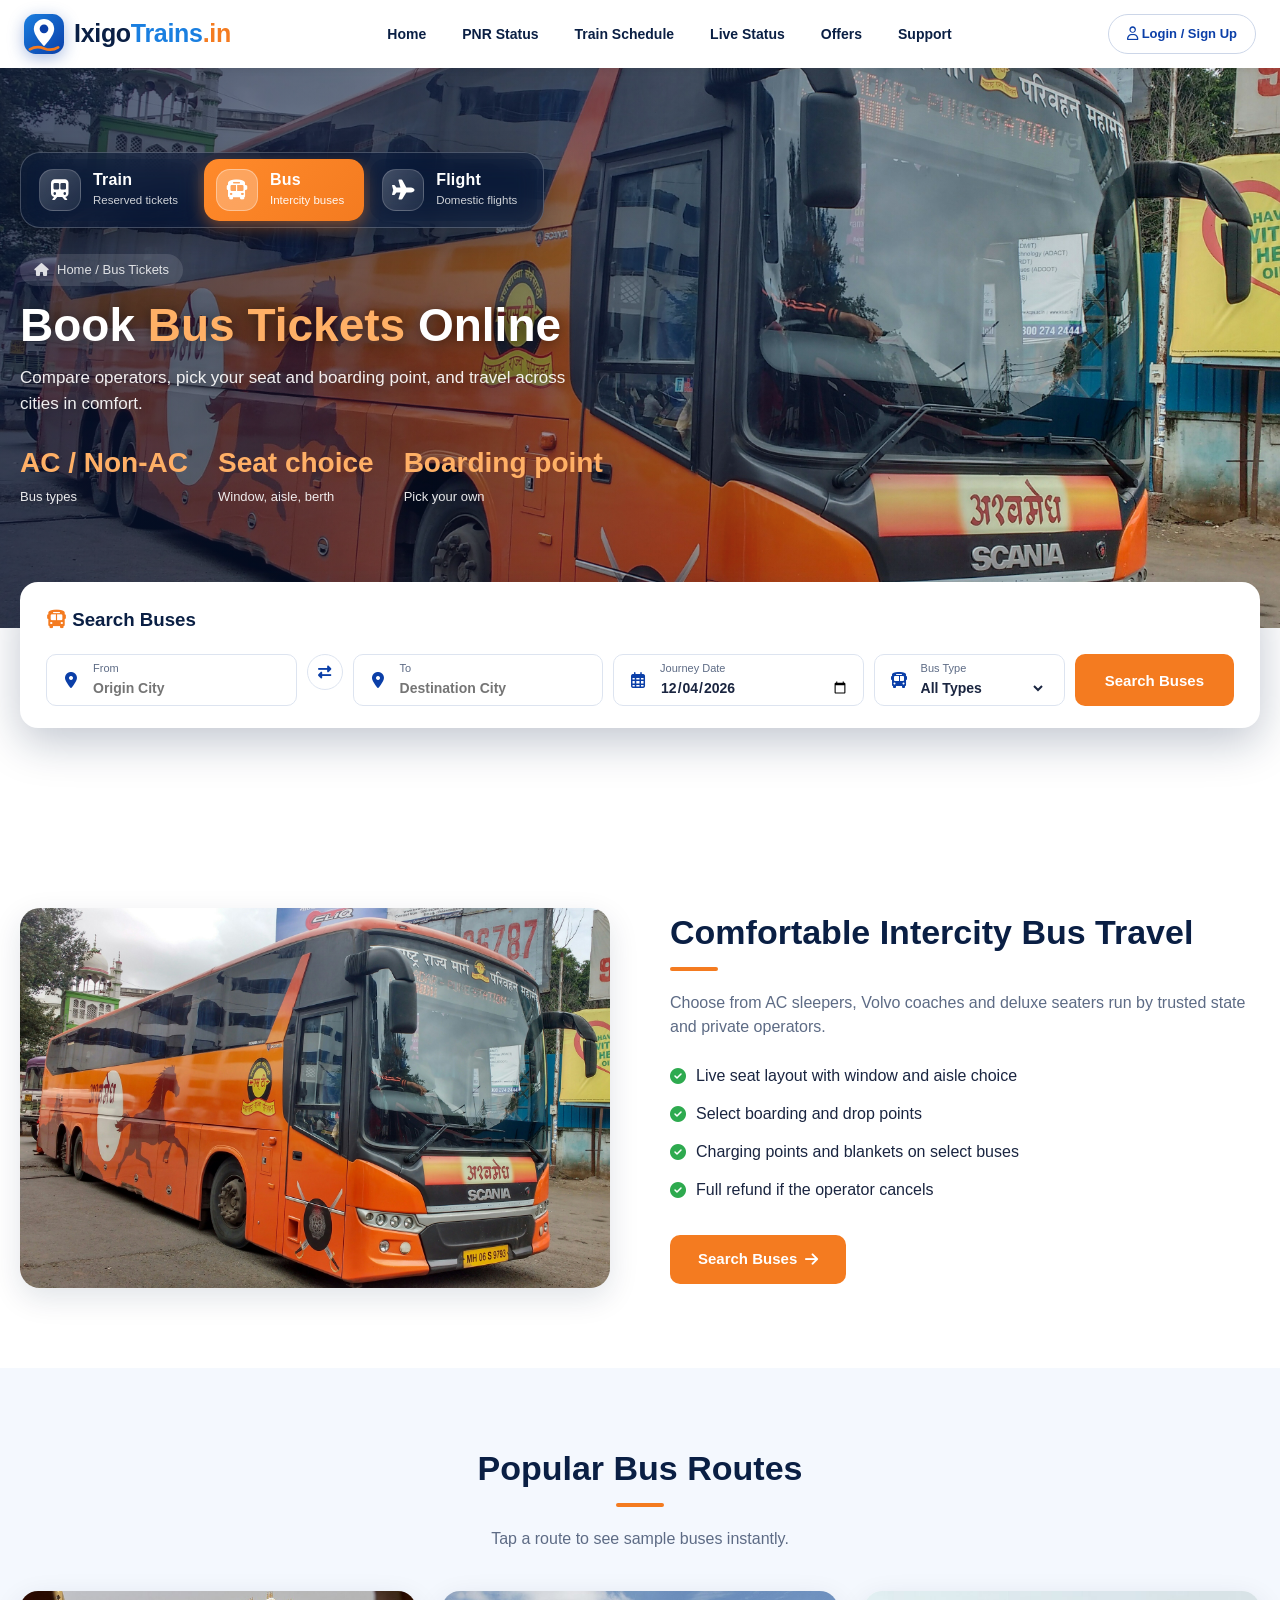
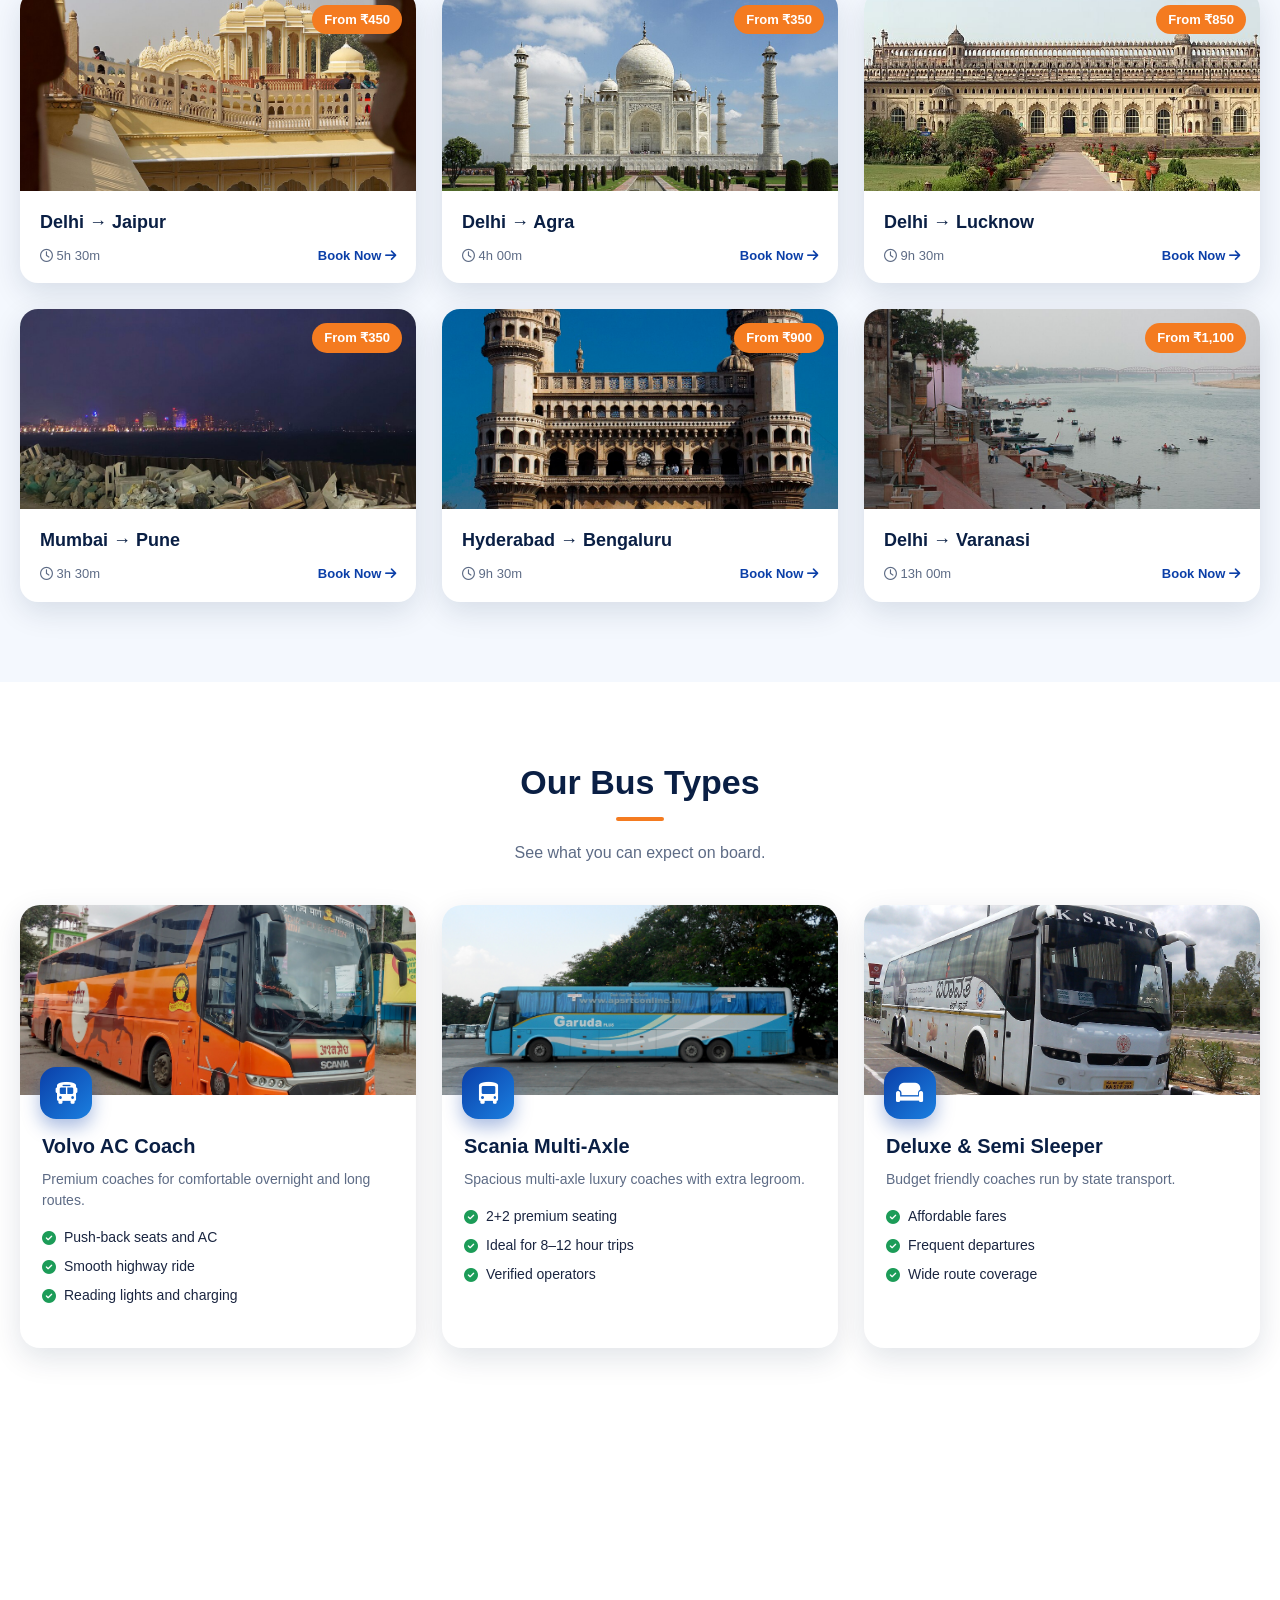
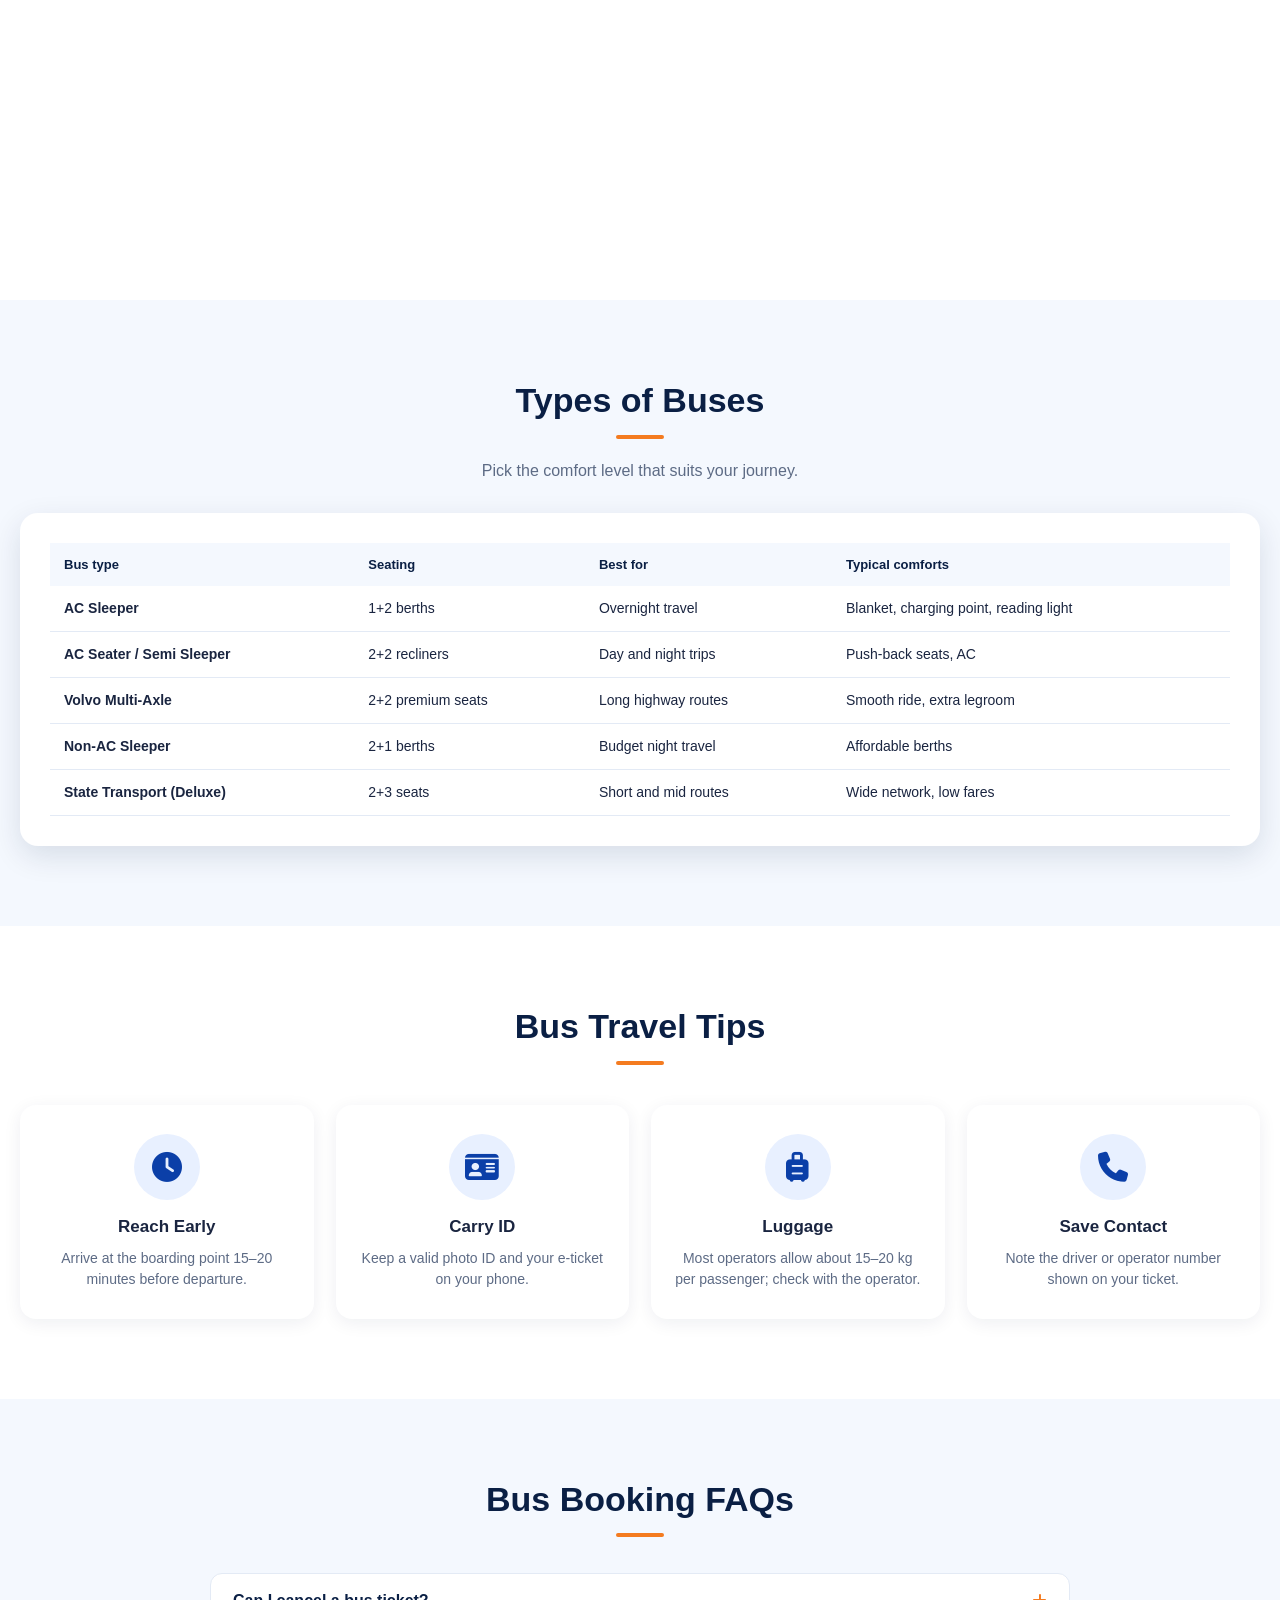
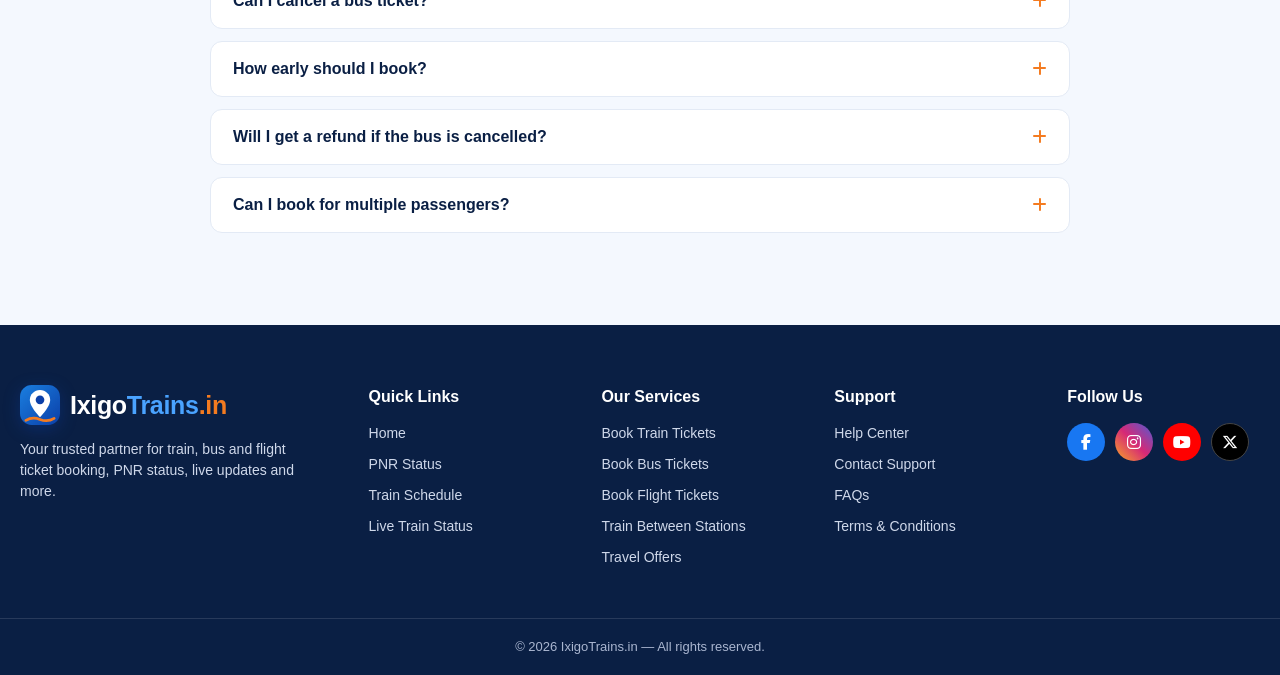
<file: bus.html>
<!DOCTYPE html>
<html lang="en">
<head>
<meta charset="UTF-8">
<meta name="viewport" content="width=device-width, initial-scale=1">
<link rel="icon" type="image/svg+xml" href="favicon.svg">
<title>Bus Tickets – IxigoTrains.in</title>
<link rel="stylesheet" href="https://cdnjs.cloudflare.com/ajax/libs/font-awesome/6.5.1/css/all.min.css">
<link rel="stylesheet" href="style.css">
</head>
<body>
<div id="site-header"></div>

<section class="page-hero ph-slider">
  <div class="hero-slides" aria-hidden="true"><div class="slide active" style="background-image:url('images/bus1.jpg')"></div><div class="slide" style="background-image:url('images/bus2.jpg')"></div><div class="slide" style="background-image:url('images/bus3.jpg')"></div><div class="slide" style="background-image:url('images/bus4.jpg')"></div><div class="slide" style="background-image:url('images/bus5.jpg')"></div></div>
  <div class="container reveal">
    <div class="mode-pick reveal">
      <a class="mp" href="/train"><i class="fa-solid fa-train-subway"></i><b>Train</b><small>Reserved tickets</small></a>
      <a class="mp active" href="/bus"><i class="fa-solid fa-bus"></i><b>Bus</b><small>Intercity buses</small></a>
      <a class="mp" href="/flight"><i class="fa-solid fa-plane"></i><b>Flight</b><small>Domestic flights</small></a>
    </div>
    <span class="crumb"><i class="fa-solid fa-house"></i> Home / Bus Tickets</span>
    <h1>Book <span>Bus Tickets</span> Online</h1>
    <p>Compare operators, pick your seat and boarding point, and travel across cities in comfort.</p>
    <div class="mini-stats"><div><b>AC / Non-AC</b><span>Bus types</span></div><div><b>Seat choice</b><span>Window, aisle, berth</span></div><div><b>Boarding point</b><span>Pick your own</span></div></div>
  </div>
</section>

<section style="padding-top:0">
  <div class="container">
    <div class="search-card" style="margin-top:-46px;margin-bottom:0;padding-top:24px">
      <h3 style="color:var(--navy)"><i class="fa-solid fa-bus" style="color:var(--orange)"></i> Search Buses</h3>
      <form class="search-row" id="busForm">
        <div class="field"><i class="fa-solid fa-location-dot"></i><div><label>From</label><input id="busFrom" placeholder="Origin City" list="cities"></div></div>
        <button type="button" class="swap" data-a="busFrom" data-b="busTo" aria-label="Swap"><i class="fa-solid fa-right-left"></i></button>
        <div class="field"><i class="fa-solid fa-location-dot"></i><div><label>To</label><input id="busTo" placeholder="Destination City" list="cities"></div></div>
        <div class="field"><i class="fa-regular fa-calendar-days"></i><div><label>Journey Date</label><input id="busDate" type="date"></div></div>
        <div class="field small"><i class="fa-solid fa-bus"></i><div><label>Bus Type</label><select id="busType"><option>All Types</option><option>AC Sleeper</option><option>AC Seater</option><option>Non-AC Sleeper</option><option>Volvo Multi-Axle</option></select></div></div>
        <button class="search-btn" type="submit">Search Buses</button>
      </form>
    </div>
    <div id="busResults" style="margin-top:20px"></div>
  </div>
</section>

<section><div class="container split"><img class="photo reveal left" src="images/bus1.jpg" alt="Volvo AC bus" loading="lazy"><div class="reveal right"><h2 class="title" style="text-align:left">Comfortable Intercity Bus Travel</h2><span class="underline" style="margin-left:0"></span><p class="sub" style="text-align:left;margin-left:0">Choose from AC sleepers, Volvo coaches and deluxe seaters run by trusted state and private operators.</p><ul class="checks" style="margin-left:0"><li><i class="fa-solid fa-circle-check"></i> Live seat layout with window and aisle choice</li><li><i class="fa-solid fa-circle-check"></i> Select boarding and drop points</li><li><i class="fa-solid fa-circle-check"></i> Charging points and blankets on select buses</li><li><i class="fa-solid fa-circle-check"></i> Full refund if the operator cancels</li></ul><a href="#book" class="btn">Search Buses <i class="fa-solid fa-arrow-right"></i></a></div></div></section>
<section class="bg-soft"><div class="container"><div class="center reveal"><h2 class="title">Popular Bus Routes</h2><span class="underline"></span><p class="sub">Tap a route to see sample buses instantly.</p></div><div class="route-grid"><article class="route reveal" data-from="Delhi" data-to="Jaipur"><div class="img"><img src="images/d-jaipur.jpg" alt="Delhi → Jaipur" loading="lazy"></div><span class="price">From ₹450</span><div class="info"><h4>Delhi → Jaipur</h4><div class="meta"><span><i class="fa-regular fa-clock"></i> 5h 30m</span><span class="go">Book Now <i class="fa-solid fa-arrow-right"></i></span></div></div></article><article class="route reveal" data-from="Delhi" data-to="Agra"><div class="img"><img src="images/d-agra.jpg" alt="Delhi → Agra" loading="lazy"></div><span class="price">From ₹350</span><div class="info"><h4>Delhi → Agra</h4><div class="meta"><span><i class="fa-regular fa-clock"></i> 4h 00m</span><span class="go">Book Now <i class="fa-solid fa-arrow-right"></i></span></div></div></article><article class="route reveal" data-from="Delhi" data-to="Lucknow"><div class="img"><img src="images/d-lucknow.jpg" alt="Delhi → Lucknow" loading="lazy"></div><span class="price">From ₹850</span><div class="info"><h4>Delhi → Lucknow</h4><div class="meta"><span><i class="fa-regular fa-clock"></i> 9h 30m</span><span class="go">Book Now <i class="fa-solid fa-arrow-right"></i></span></div></div></article><article class="route reveal" data-from="Mumbai" data-to="Pune"><div class="img"><img src="images/d-mumbai.jpg" alt="Mumbai → Pune" loading="lazy"></div><span class="price">From ₹350</span><div class="info"><h4>Mumbai → Pune</h4><div class="meta"><span><i class="fa-regular fa-clock"></i> 3h 30m</span><span class="go">Book Now <i class="fa-solid fa-arrow-right"></i></span></div></div></article><article class="route reveal" data-from="Hyderabad" data-to="Bengaluru"><div class="img"><img src="images/d-hyderabad.jpg" alt="Hyderabad → Bengaluru" loading="lazy"></div><span class="price">From ₹900</span><div class="info"><h4>Hyderabad → Bengaluru</h4><div class="meta"><span><i class="fa-regular fa-clock"></i> 9h 30m</span><span class="go">Book Now <i class="fa-solid fa-arrow-right"></i></span></div></div></article><article class="route reveal" data-from="Delhi" data-to="Varanasi"><div class="img"><img src="images/d-varanasi.jpg" alt="Delhi → Varanasi" loading="lazy"></div><span class="price">From ₹1,100</span><div class="info"><h4>Delhi → Varanasi</h4><div class="meta"><span><i class="fa-regular fa-clock"></i> 13h 00m</span><span class="go">Book Now <i class="fa-solid fa-arrow-right"></i></span></div></div></article></div></div></section>
<section><div class="container"><div class="center reveal"><h2 class="title">Our Bus Types</h2><span class="underline"></span><p class="sub">See what you can expect on board.</p></div><div class="mode-grid"><div class="mode reveal"><div class="m-img" style="background-image:url('images/bus1.jpg')"><i class="fa-solid fa-bus"></i></div><div class="m-body"><h4>Volvo AC Coach</h4><p>Premium coaches for comfortable overnight and long routes.</p><ul><li><i class="fa-solid fa-circle-check"></i> Push-back seats and AC</li><li><i class="fa-solid fa-circle-check"></i> Smooth highway ride</li><li><i class="fa-solid fa-circle-check"></i> Reading lights and charging</li></ul></div></div><div class="mode reveal"><div class="m-img" style="background-image:url('images/bus2.jpg')"><i class="fa-solid fa-bus-simple"></i></div><div class="m-body"><h4>Scania Multi-Axle</h4><p>Spacious multi-axle luxury coaches with extra legroom.</p><ul><li><i class="fa-solid fa-circle-check"></i> 2+2 premium seating</li><li><i class="fa-solid fa-circle-check"></i> Ideal for 8–12 hour trips</li><li><i class="fa-solid fa-circle-check"></i> Verified operators</li></ul></div></div><div class="mode reveal"><div class="m-img" style="background-image:url('images/bus3.jpg')"><i class="fa-solid fa-couch"></i></div><div class="m-body"><h4>Deluxe &amp; Semi Sleeper</h4><p>Budget friendly coaches run by state transport.</p><ul><li><i class="fa-solid fa-circle-check"></i> Affordable fares</li><li><i class="fa-solid fa-circle-check"></i> Frequent departures</li><li><i class="fa-solid fa-circle-check"></i> Wide route coverage</li></ul></div></div></div></div></section>
<section><div class="container"><div class="center reveal"><h2 class="title">Why Book Bus Tickets Here</h2><span class="underline"></span></div><div class="svc-grid"><div class="card reveal d1"><i class="fa-solid fa-couch big"></i><h4>Choose Your Seat</h4><p>See the live seat layout and pick window, aisle, lower or upper berth.</p></div><div class="card reveal d2"><i class="fa-solid fa-location-dot big"></i><h4>Boarding Points</h4><p>Select your pickup and drop points from the operator list.</p></div><div class="card reveal d3"><i class="fa-solid fa-star big"></i><h4>Ratings &amp; Reviews</h4><p>Compare operators using passenger ratings before you book.</p></div><div class="card reveal d4"><i class="fa-solid fa-ticket big"></i><h4>Instant e-Ticket</h4><p>Get your ticket by SMS and email right after payment.</p></div></div></div></section>
<section class="bg-soft"><div class="container"><div class="center reveal"><h2 class="title">Types of Buses</h2><span class="underline"></span><p class="sub">Pick the comfort level that suits your journey.</p></div><div class="panel reveal" style="margin:30px 0 0"><div class="table-wrap"><table class="tbl"><thead><tr><th>Bus type</th><th>Seating</th><th>Best for</th><th>Typical comforts</th></tr></thead><tbody><tr><td><b>AC Sleeper</b></td><td>1+2 berths</td><td>Overnight travel</td><td>Blanket, charging point, reading light</td></tr><tr><td><b>AC Seater / Semi Sleeper</b></td><td>2+2 recliners</td><td>Day and night trips</td><td>Push-back seats, AC</td></tr><tr><td><b>Volvo Multi-Axle</b></td><td>2+2 premium seats</td><td>Long highway routes</td><td>Smooth ride, extra legroom</td></tr><tr><td><b>Non-AC Sleeper</b></td><td>2+1 berths</td><td>Budget night travel</td><td>Affordable berths</td></tr><tr><td><b>State Transport (Deluxe)</b></td><td>2+3 seats</td><td>Short and mid routes</td><td>Wide network, low fares</td></tr></tbody></table></div></div></div></section>
<section><div class="container"><div class="center reveal"><h2 class="title">Bus Travel Tips</h2><span class="underline"></span></div><div class="svc-grid"><div class="card reveal d1"><i class="fa-solid fa-clock big"></i><h4>Reach Early</h4><p>Arrive at the boarding point 15–20 minutes before departure.</p></div><div class="card reveal d2"><i class="fa-solid fa-id-card big"></i><h4>Carry ID</h4><p>Keep a valid photo ID and your e-ticket on your phone.</p></div><div class="card reveal d3"><i class="fa-solid fa-suitcase-rolling big"></i><h4>Luggage</h4><p>Most operators allow about 15–20 kg per passenger; check with the operator.</p></div><div class="card reveal d4"><i class="fa-solid fa-phone big"></i><h4>Save Contact</h4><p>Note the driver or operator number shown on your ticket.</p></div></div></div></section>
<section class="bg-soft"><div class="container"><div class="center reveal"><h2 class="title">Bus Booking FAQs</h2><span class="underline"></span></div><div class="faq reveal"><div class="faq-item"><button class="faq-q">Can I cancel a bus ticket? <i class="fa-solid fa-plus"></i></button><div class="faq-a">Yes. Cancellation charges depend on the operator policy and how close to departure you cancel. The policy is shown before you pay.</div></div><div class="faq-item"><button class="faq-q">How early should I book? <i class="fa-solid fa-plus"></i></button><div class="faq-a">For weekends, festivals and long routes, book at least a few days ahead for the best seat choice.</div></div><div class="faq-item"><button class="faq-q">Will I get a refund if the bus is cancelled? <i class="fa-solid fa-plus"></i></button><div class="faq-a">If the operator cancels the trip, you get a full refund to the original payment mode.</div></div><div class="faq-item"><button class="faq-q">Can I book for multiple passengers? <i class="fa-solid fa-plus"></i></button><div class="faq-a">Yes, you can select several seats in a single booking and add each traveller's details.</div></div></div></div></section>

<div id="site-footer"></div>
<script src="script.js"></script>
</body>
</html>
</file>
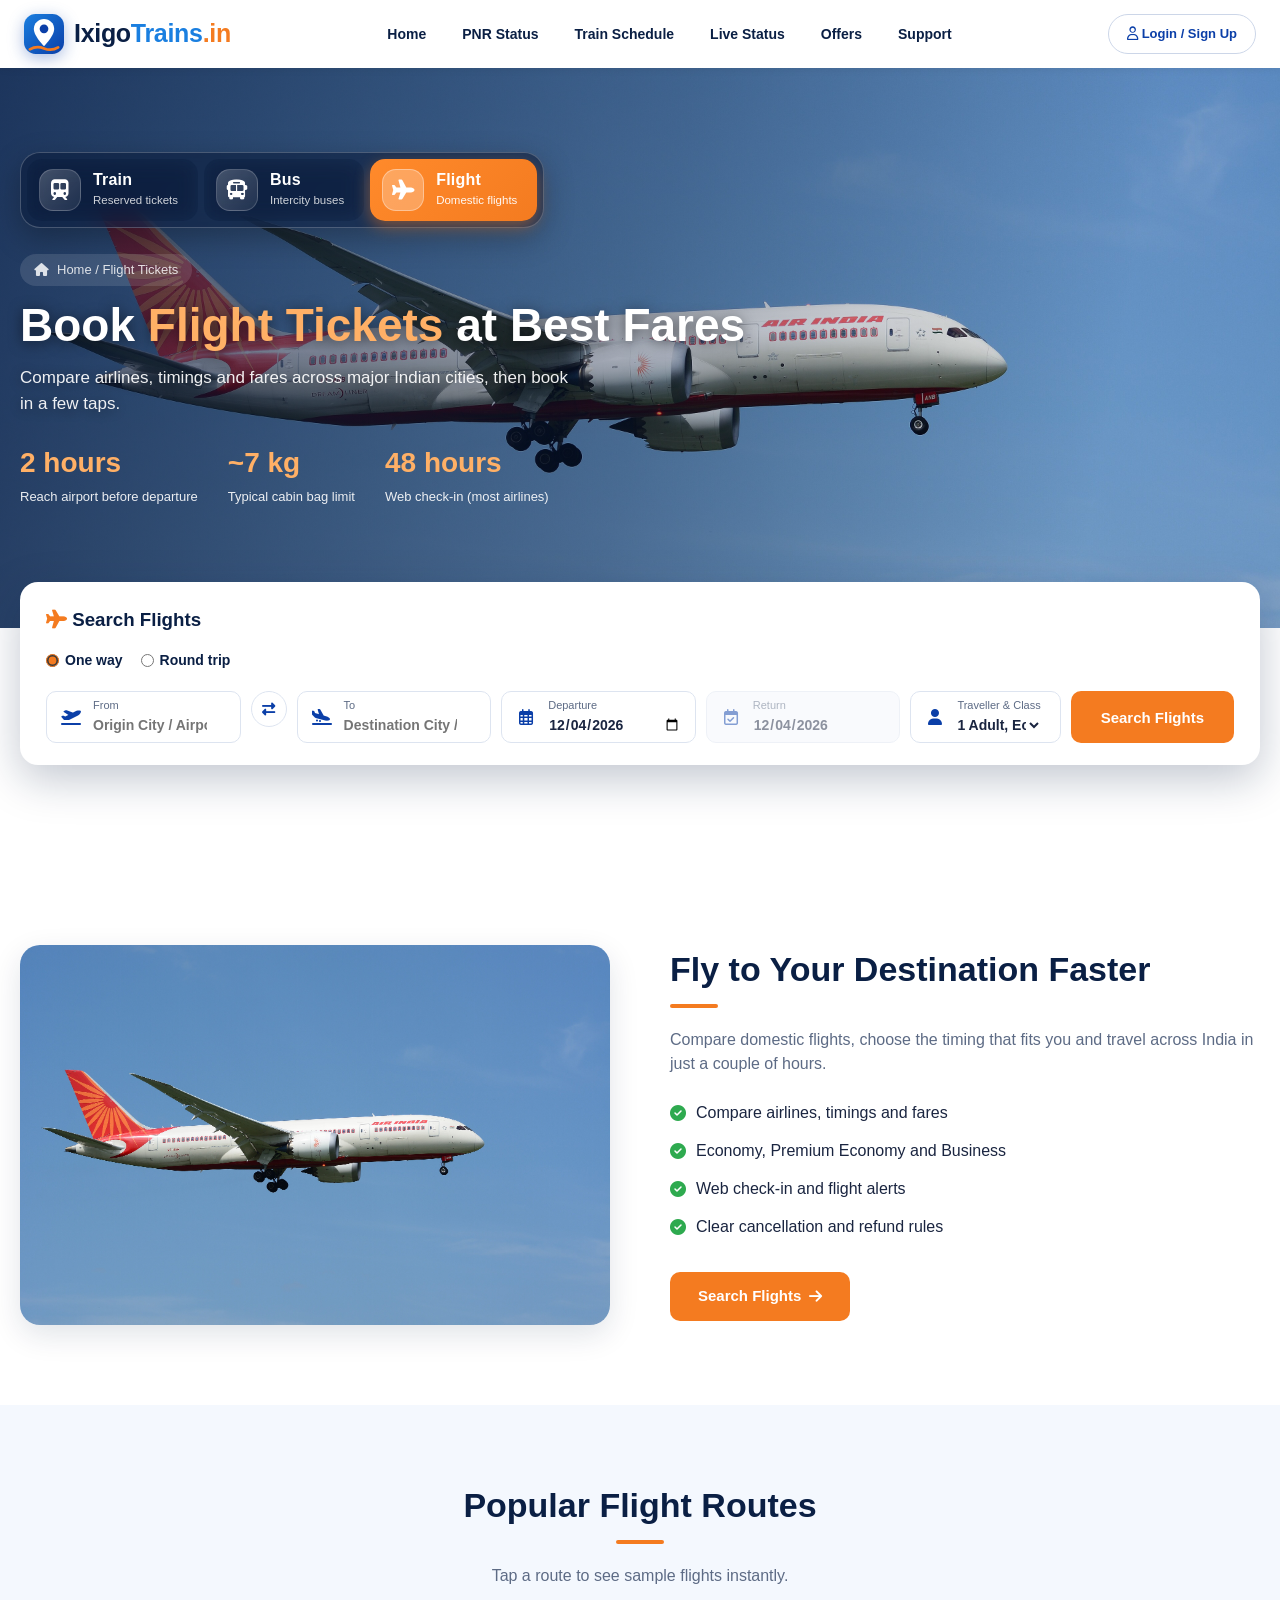
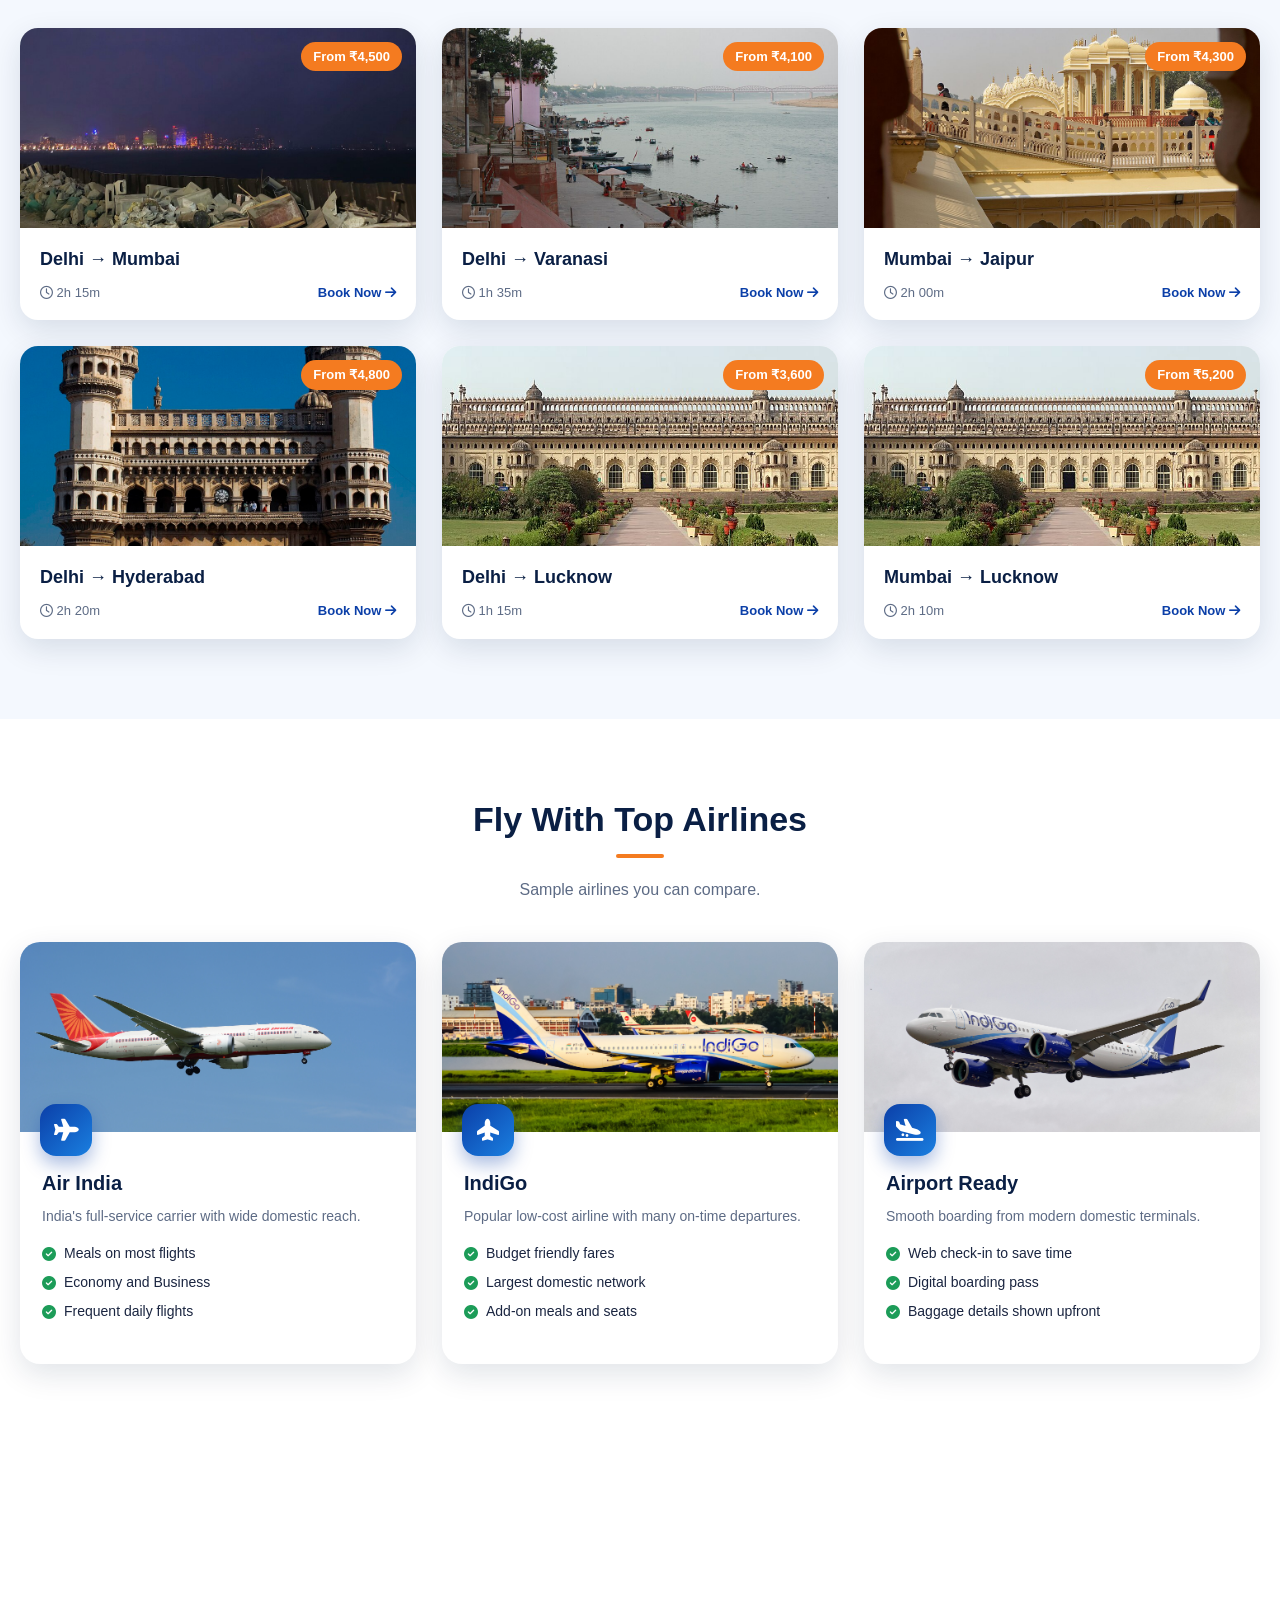
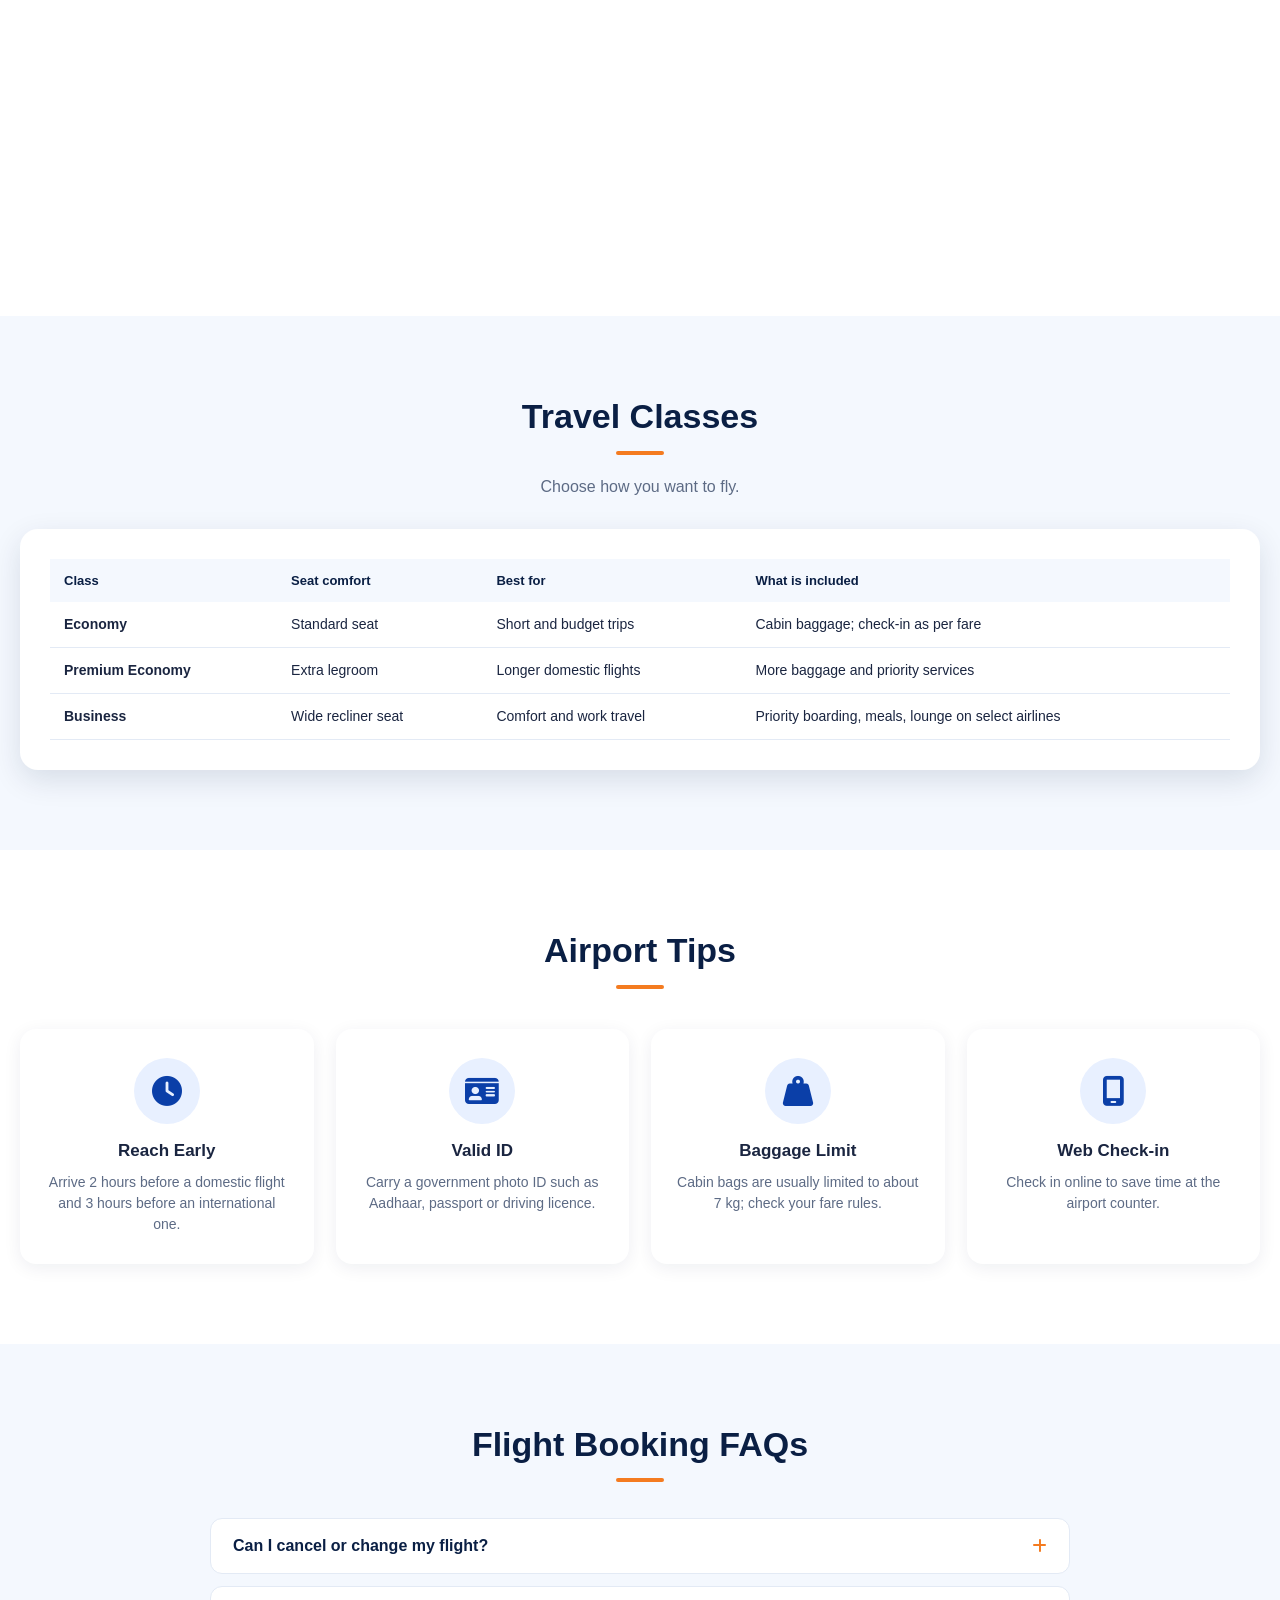
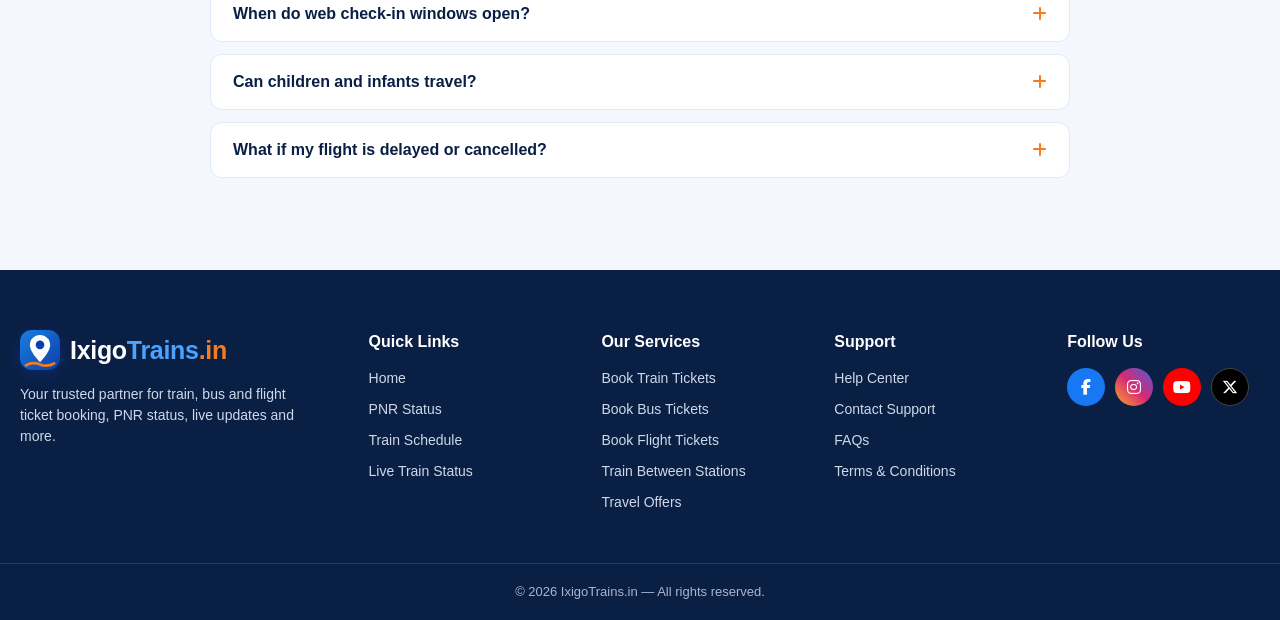
<file: flight.html>
<!DOCTYPE html>
<html lang="en">
<head>
<meta charset="UTF-8">
<meta name="viewport" content="width=device-width, initial-scale=1">
<link rel="icon" type="image/svg+xml" href="favicon.svg">
<title>Flight Tickets – IxigoTrains.in</title>
<link rel="stylesheet" href="https://cdnjs.cloudflare.com/ajax/libs/font-awesome/6.5.1/css/all.min.css">
<link rel="stylesheet" href="style.css">
</head>
<body>
<div id="site-header"></div>

<section class="page-hero ph-slider">
  <div class="hero-slides" aria-hidden="true"><div class="slide active" style="background-image:url('images/flight1.jpg')"></div><div class="slide" style="background-image:url('images/flight2.jpg')"></div><div class="slide" style="background-image:url('images/flight3.jpg')"></div><div class="slide" style="background-image:url('images/flight4.jpg')"></div><div class="slide" style="background-image:url('images/flight5.jpg')"></div></div>
  <div class="container reveal">
    <div class="mode-pick reveal">
      <a class="mp" href="/train"><i class="fa-solid fa-train-subway"></i><b>Train</b><small>Reserved tickets</small></a>
      <a class="mp" href="/bus"><i class="fa-solid fa-bus"></i><b>Bus</b><small>Intercity buses</small></a>
      <a class="mp active" href="/flight"><i class="fa-solid fa-plane"></i><b>Flight</b><small>Domestic flights</small></a>
    </div>
    <span class="crumb"><i class="fa-solid fa-house"></i> Home / Flight Tickets</span>
    <h1>Book <span>Flight Tickets</span> at Best Fares</h1>
    <p>Compare airlines, timings and fares across major Indian cities, then book in a few taps.</p>
    <div class="mini-stats"><div><b>2 hours</b><span>Reach airport before departure</span></div><div><b>~7 kg</b><span>Typical cabin bag limit</span></div><div><b>48 hours</b><span>Web check-in (most airlines)</span></div></div>
  </div>
</section>

<section style="padding-top:0">
  <div class="container">
    <div class="search-card" style="margin-top:-46px;margin-bottom:0;padding-top:24px">
      <h3 style="color:var(--navy)"><i class="fa-solid fa-plane" style="color:var(--orange)"></i> Search Flights</h3>
      <div class="trip-type"><label><input type="radio" name="trip" value="oneway" checked> One way</label><label><input type="radio" name="trip" value="round"> Round trip</label></div>
      <form class="search-row" id="flightForm">
        <div class="field"><i class="fa-solid fa-plane-departure"></i><div><label>From</label><input id="flFrom" placeholder="Origin City / Airport" list="cities"></div></div>
        <button type="button" class="swap" data-a="flFrom" data-b="flTo" aria-label="Swap"><i class="fa-solid fa-right-left"></i></button>
        <div class="field"><i class="fa-solid fa-plane-arrival"></i><div><label>To</label><input id="flTo" placeholder="Destination City / Airport" list="cities"></div></div>
        <div class="field"><i class="fa-regular fa-calendar-days"></i><div><label>Departure</label><input id="flDate" type="date"></div></div>
        <div class="field" id="retField"><i class="fa-regular fa-calendar-check"></i><div><label>Return</label><input id="flRet" type="date" disabled></div></div>
        <div class="field small"><i class="fa-solid fa-user"></i><div><label>Traveller &amp; Class</label><select id="flClass"><option>1 Adult, Economy</option><option>2 Adults, Economy</option><option>1 Adult, Premium Economy</option><option>1 Adult, Business</option></select></div></div>
        <button class="search-btn" type="submit">Search Flights</button>
      </form>
    </div>
    <div id="flightResults" style="margin-top:20px"></div>
  </div>
</section>

<section><div class="container split"><img class="photo reveal left" src="images/flight1.jpg" alt="Air India Boeing 787" loading="lazy"><div class="reveal right"><h2 class="title" style="text-align:left">Fly to Your Destination Faster</h2><span class="underline" style="margin-left:0"></span><p class="sub" style="text-align:left;margin-left:0">Compare domestic flights, choose the timing that fits you and travel across India in just a couple of hours.</p><ul class="checks" style="margin-left:0"><li><i class="fa-solid fa-circle-check"></i> Compare airlines, timings and fares</li><li><i class="fa-solid fa-circle-check"></i> Economy, Premium Economy and Business</li><li><i class="fa-solid fa-circle-check"></i> Web check-in and flight alerts</li><li><i class="fa-solid fa-circle-check"></i> Clear cancellation and refund rules</li></ul><a href="#book" class="btn">Search Flights <i class="fa-solid fa-arrow-right"></i></a></div></div></section>
<section class="bg-soft"><div class="container"><div class="center reveal"><h2 class="title">Popular Flight Routes</h2><span class="underline"></span><p class="sub">Tap a route to see sample flights instantly.</p></div><div class="route-grid"><article class="route reveal" data-from="Delhi" data-to="Mumbai"><div class="img"><img src="images/d-mumbai.jpg" alt="Delhi → Mumbai" loading="lazy"></div><span class="price">From ₹4,500</span><div class="info"><h4>Delhi → Mumbai</h4><div class="meta"><span><i class="fa-regular fa-clock"></i> 2h 15m</span><span class="go">Book Now <i class="fa-solid fa-arrow-right"></i></span></div></div></article><article class="route reveal" data-from="Delhi" data-to="Varanasi"><div class="img"><img src="images/d-varanasi.jpg" alt="Delhi → Varanasi" loading="lazy"></div><span class="price">From ₹4,100</span><div class="info"><h4>Delhi → Varanasi</h4><div class="meta"><span><i class="fa-regular fa-clock"></i> 1h 35m</span><span class="go">Book Now <i class="fa-solid fa-arrow-right"></i></span></div></div></article><article class="route reveal" data-from="Mumbai" data-to="Jaipur"><div class="img"><img src="images/d-jaipur.jpg" alt="Mumbai → Jaipur" loading="lazy"></div><span class="price">From ₹4,300</span><div class="info"><h4>Mumbai → Jaipur</h4><div class="meta"><span><i class="fa-regular fa-clock"></i> 2h 00m</span><span class="go">Book Now <i class="fa-solid fa-arrow-right"></i></span></div></div></article><article class="route reveal" data-from="Delhi" data-to="Hyderabad"><div class="img"><img src="images/d-hyderabad.jpg" alt="Delhi → Hyderabad" loading="lazy"></div><span class="price">From ₹4,800</span><div class="info"><h4>Delhi → Hyderabad</h4><div class="meta"><span><i class="fa-regular fa-clock"></i> 2h 20m</span><span class="go">Book Now <i class="fa-solid fa-arrow-right"></i></span></div></div></article><article class="route reveal" data-from="Delhi" data-to="Lucknow"><div class="img"><img src="images/d-lucknow.jpg" alt="Delhi → Lucknow" loading="lazy"></div><span class="price">From ₹3,600</span><div class="info"><h4>Delhi → Lucknow</h4><div class="meta"><span><i class="fa-regular fa-clock"></i> 1h 15m</span><span class="go">Book Now <i class="fa-solid fa-arrow-right"></i></span></div></div></article><article class="route reveal" data-from="Mumbai" data-to="Lucknow"><div class="img"><img src="images/d-lucknow.jpg" alt="Mumbai → Lucknow" loading="lazy"></div><span class="price">From ₹5,200</span><div class="info"><h4>Mumbai → Lucknow</h4><div class="meta"><span><i class="fa-regular fa-clock"></i> 2h 10m</span><span class="go">Book Now <i class="fa-solid fa-arrow-right"></i></span></div></div></article></div></div></section>
<section><div class="container"><div class="center reveal"><h2 class="title">Fly With Top Airlines</h2><span class="underline"></span><p class="sub">Sample airlines you can compare.</p></div><div class="mode-grid"><div class="mode reveal"><div class="m-img" style="background-image:url('images/flight1.jpg')"><i class="fa-solid fa-plane"></i></div><div class="m-body"><h4>Air India</h4><p>India's full-service carrier with wide domestic reach.</p><ul><li><i class="fa-solid fa-circle-check"></i> Meals on most flights</li><li><i class="fa-solid fa-circle-check"></i> Economy and Business</li><li><i class="fa-solid fa-circle-check"></i> Frequent daily flights</li></ul></div></div><div class="mode reveal"><div class="m-img" style="background-image:url('images/flight2.jpg')"><i class="fa-solid fa-plane-up"></i></div><div class="m-body"><h4>IndiGo</h4><p>Popular low-cost airline with many on-time departures.</p><ul><li><i class="fa-solid fa-circle-check"></i> Budget friendly fares</li><li><i class="fa-solid fa-circle-check"></i> Largest domestic network</li><li><i class="fa-solid fa-circle-check"></i> Add-on meals and seats</li></ul></div></div><div class="mode reveal"><div class="m-img" style="background-image:url('images/flight3.jpg')"><i class="fa-solid fa-plane-arrival"></i></div><div class="m-body"><h4>Airport Ready</h4><p>Smooth boarding from modern domestic terminals.</p><ul><li><i class="fa-solid fa-circle-check"></i> Web check-in to save time</li><li><i class="fa-solid fa-circle-check"></i> Digital boarding pass</li><li><i class="fa-solid fa-circle-check"></i> Baggage details shown upfront</li></ul></div></div></div></div></section>
<section><div class="container"><div class="center reveal"><h2 class="title">Why Book Flights Here</h2><span class="underline"></span></div><div class="svc-grid"><div class="card reveal d1"><i class="fa-solid fa-scale-balanced big"></i><h4>Compare Fares</h4><p>See airlines, timings and prices side by side before you choose.</p></div><div class="card reveal d2"><i class="fa-solid fa-suitcase-rolling big"></i><h4>Baggage Clarity</h4><p>Cabin and check-in baggage allowance shown for every fare.</p></div><div class="card reveal d3"><i class="fa-solid fa-rotate-left big"></i><h4>Clear Refund Rules</h4><p>Cancellation and date-change charges are shown before payment.</p></div><div class="card reveal d4"><i class="fa-solid fa-bell big"></i><h4>Flight Status</h4><p>Check delay and gate details on the Live Status page.</p></div></div></div></section>
<section class="bg-soft"><div class="container"><div class="center reveal"><h2 class="title">Travel Classes</h2><span class="underline"></span><p class="sub">Choose how you want to fly.</p></div><div class="panel reveal" style="margin:30px 0 0"><div class="table-wrap"><table class="tbl"><thead><tr><th>Class</th><th>Seat comfort</th><th>Best for</th><th>What is included</th></tr></thead><tbody><tr><td><b>Economy</b></td><td>Standard seat</td><td>Short and budget trips</td><td>Cabin baggage; check-in as per fare</td></tr><tr><td><b>Premium Economy</b></td><td>Extra legroom</td><td>Longer domestic flights</td><td>More baggage and priority services</td></tr><tr><td><b>Business</b></td><td>Wide recliner seat</td><td>Comfort and work travel</td><td>Priority boarding, meals, lounge on select airlines</td></tr></tbody></table></div></div></div></section>
<section><div class="container"><div class="center reveal"><h2 class="title">Airport Tips</h2><span class="underline"></span></div><div class="svc-grid"><div class="card reveal d1"><i class="fa-solid fa-clock big"></i><h4>Reach Early</h4><p>Arrive 2 hours before a domestic flight and 3 hours before an international one.</p></div><div class="card reveal d2"><i class="fa-solid fa-id-card big"></i><h4>Valid ID</h4><p>Carry a government photo ID such as Aadhaar, passport or driving licence.</p></div><div class="card reveal d3"><i class="fa-solid fa-weight-hanging big"></i><h4>Baggage Limit</h4><p>Cabin bags are usually limited to about 7 kg; check your fare rules.</p></div><div class="card reveal d4"><i class="fa-solid fa-mobile-screen big"></i><h4>Web Check-in</h4><p>Check in online to save time at the airport counter.</p></div></div></div></section>
<section class="bg-soft"><div class="container"><div class="center reveal"><h2 class="title">Flight Booking FAQs</h2><span class="underline"></span></div><div class="faq reveal"><div class="faq-item"><button class="faq-q">Can I cancel or change my flight? <i class="fa-solid fa-plus"></i></button><div class="faq-a">Yes. Charges depend on the airline and fare type, and are shown before you confirm.</div></div><div class="faq-item"><button class="faq-q">When do web check-in windows open? <i class="fa-solid fa-plus"></i></button><div class="faq-a">Most airlines open online check-in 48 to 24 hours before departure and close it a couple of hours before.</div></div><div class="faq-item"><button class="faq-q">Can children and infants travel? <i class="fa-solid fa-plus"></i></button><div class="faq-a">Yes. Infants under 2 travel on an adult's lap with a small fee; children 2 and above need their own seat.</div></div><div class="faq-item"><button class="faq-q">What if my flight is delayed or cancelled? <i class="fa-solid fa-plus"></i></button><div class="faq-a">The airline will offer a refund or a re-booking on the next available flight as per DGCA rules.</div></div></div></div></section>

<div id="site-footer"></div>
<script src="script.js"></script>
</body>
</html>
</file>
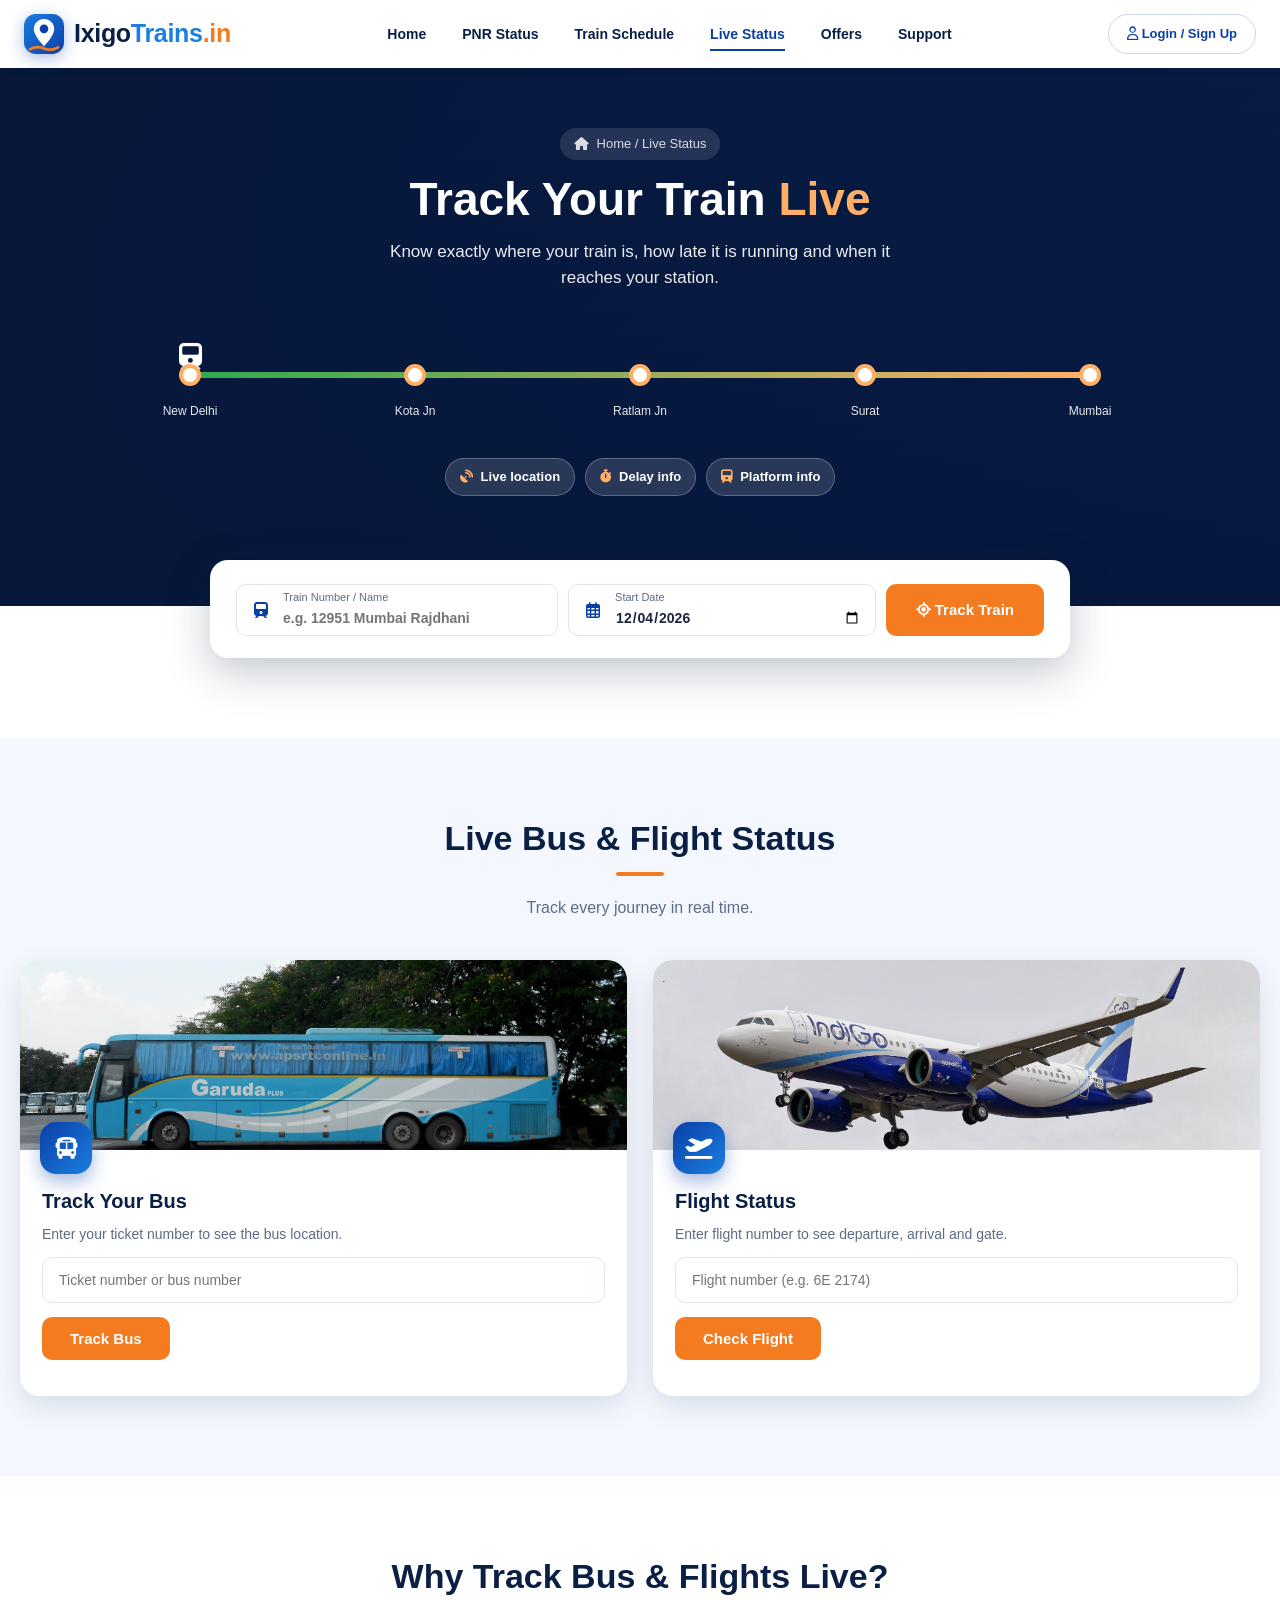
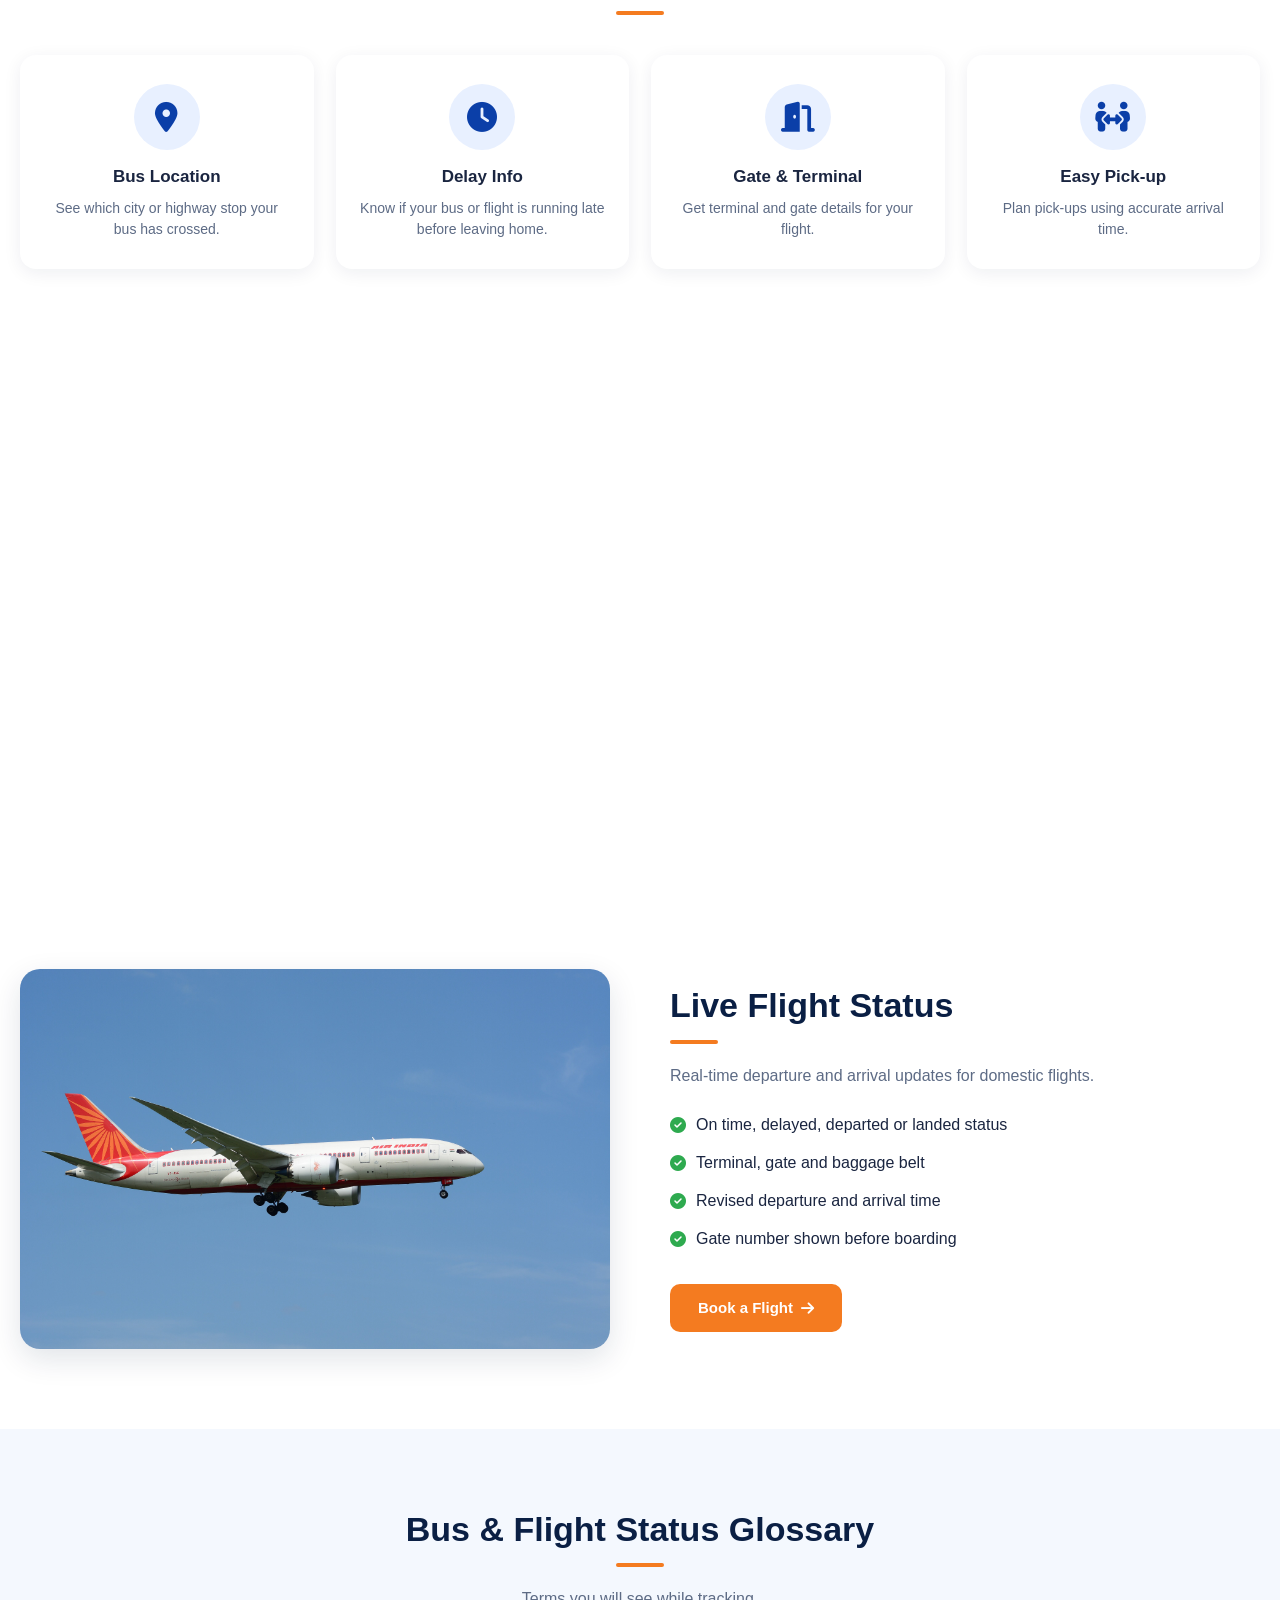
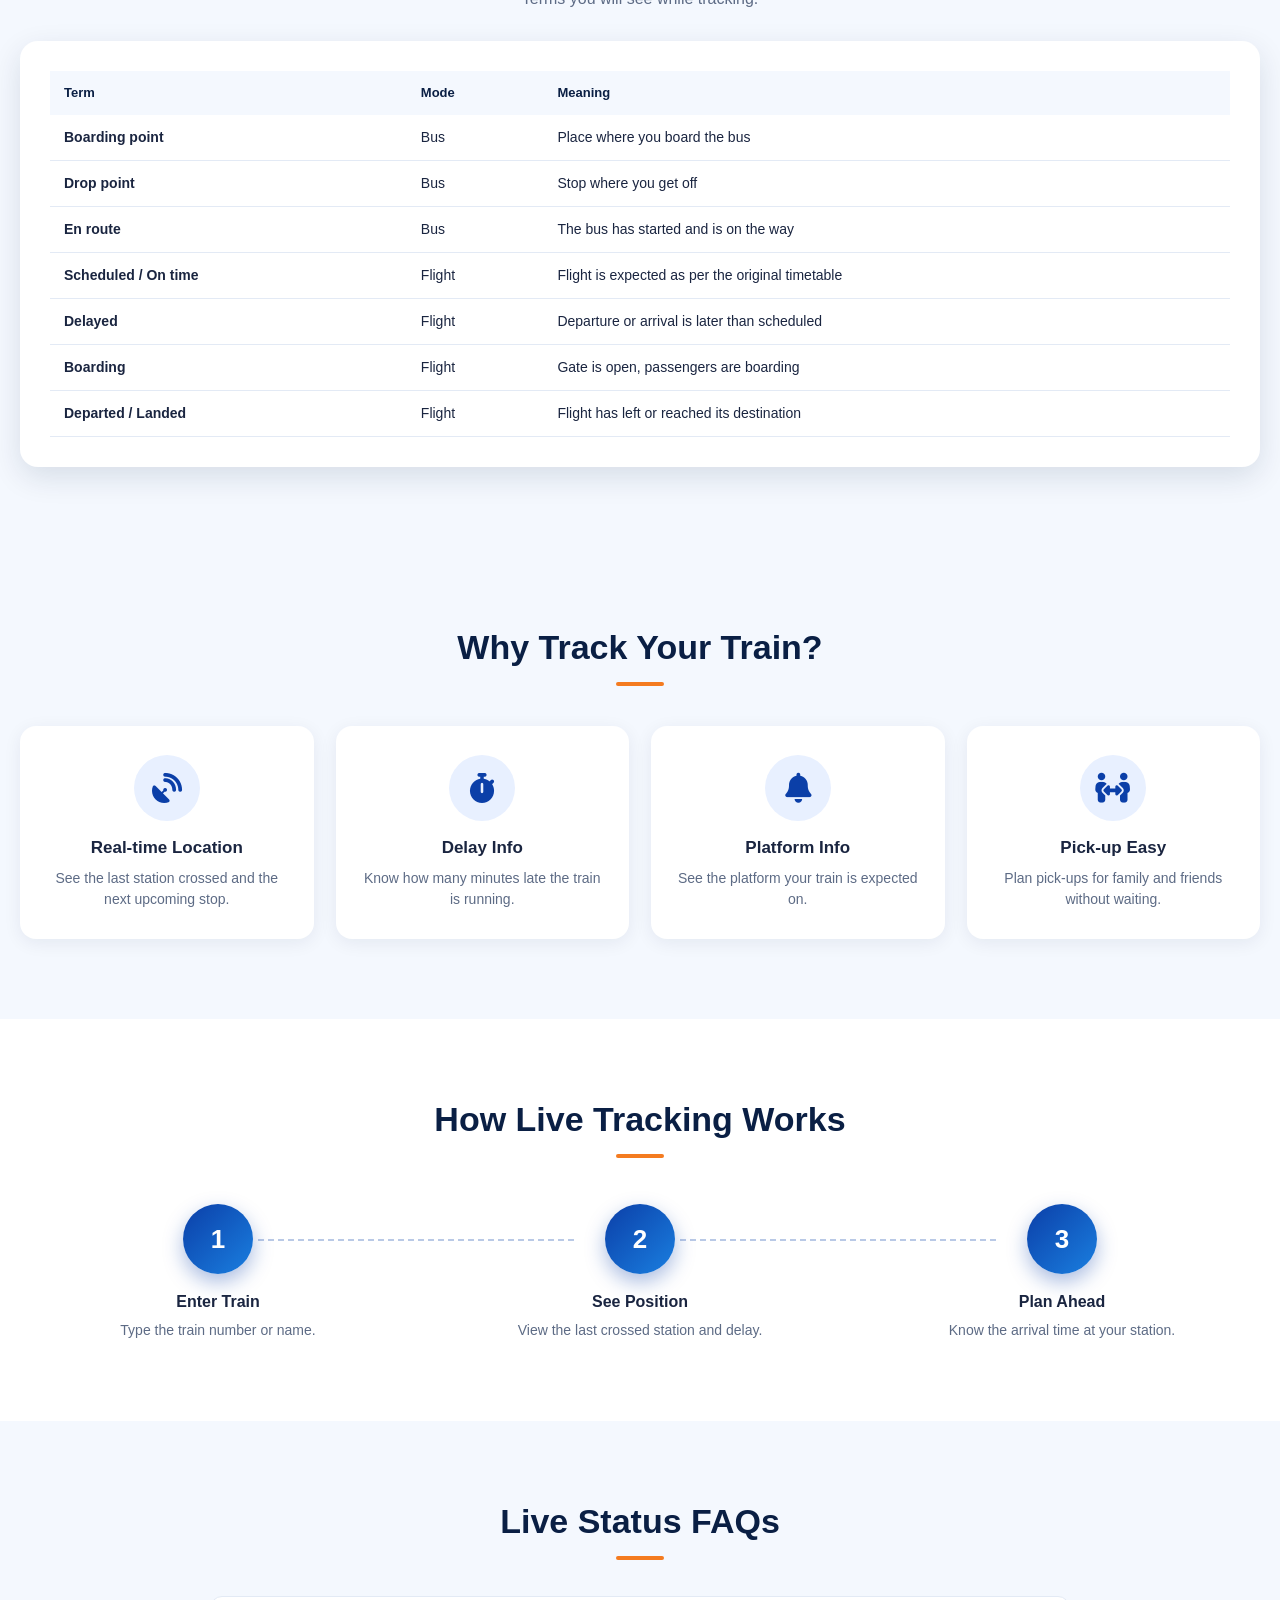
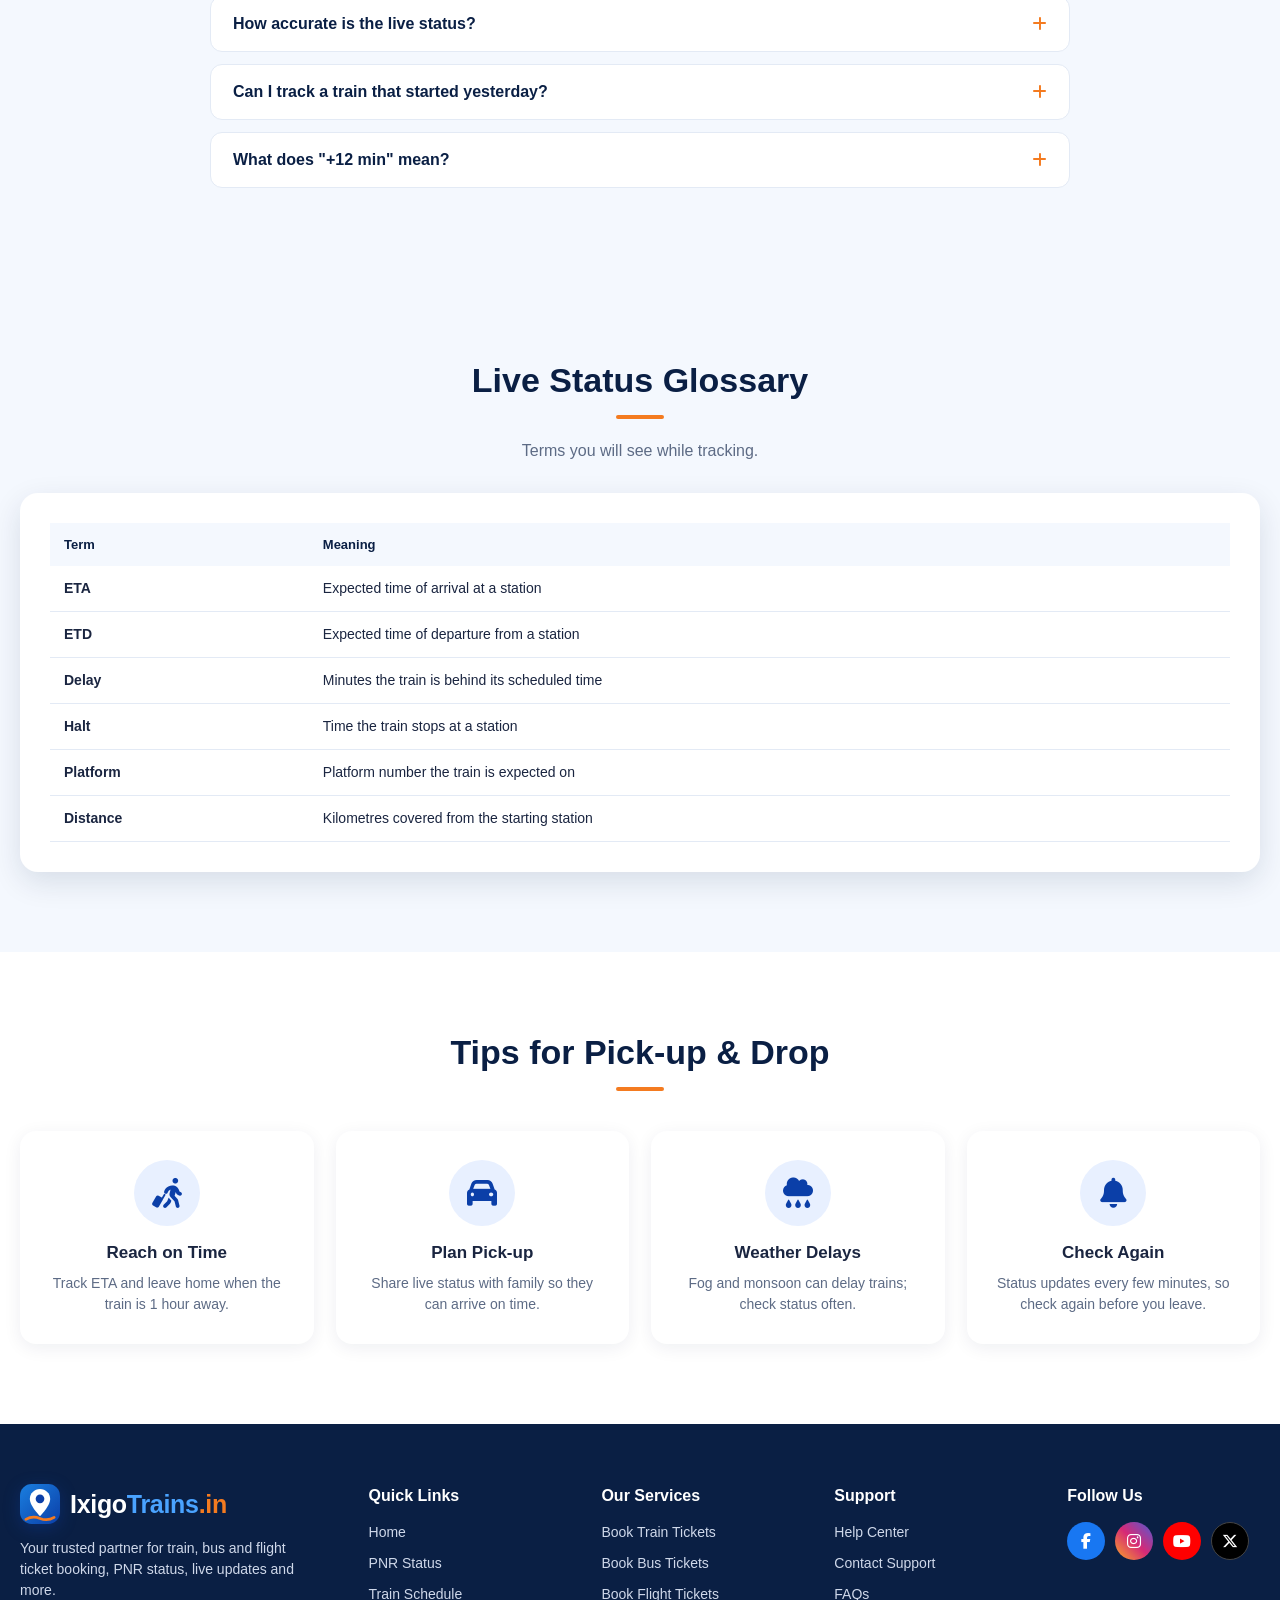
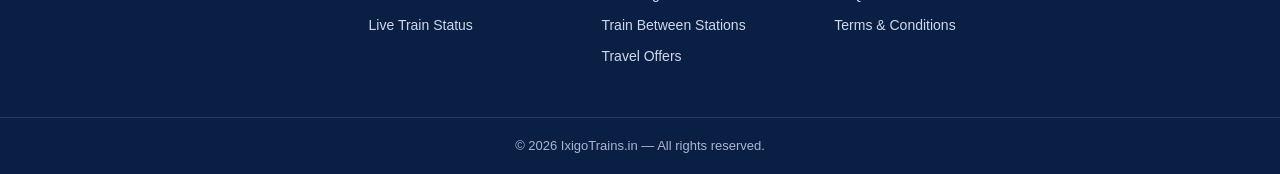
<file: live.html>
<!DOCTYPE html>
<html lang="en">
<head>
<meta charset="UTF-8">
<meta name="viewport" content="width=device-width, initial-scale=1">
<link rel="icon" type="image/svg+xml" href="favicon.svg">
<title>Live Train Status – IxigoTrains.in</title>
<link rel="stylesheet" href="https://cdnjs.cloudflare.com/ajax/libs/font-awesome/6.5.1/css/all.min.css">
<link rel="stylesheet" href="style.css">
</head>
<body>
<div id="site-header"></div>

<section class="page-hero ph-route" style="--ph-img:url('https://commons.wikimedia.org/wiki/Special:FilePath/Vande_Bharat_Express_train.jpg?width=1800')">
  <div class="container reveal">
    <span class="crumb"><i class="fa-solid fa-house"></i> Home / Live Status</span>
    <h1>Track Your Train <span>Live</span></h1>
    <p>Know exactly where your train is, how late it is running and when it reaches your station.</p>
    <div class="route-line">
      <div class="bar"><i></i></div>
      <span class="runner"><i class="fa-solid fa-train"></i></span>
      <div class="dot" style="left:0"><span>New Delhi</span></div>
      <div class="dot" style="left:25%"><span>Kota Jn</span></div>
      <div class="dot" style="left:50%"><span>Ratlam Jn</span></div>
      <div class="dot" style="left:75%"><span>Surat</span></div>
      <div class="dot" style="left:100%"><span>Mumbai</span></div>
    </div>
    <div class="chips" style="justify-content:center;margin-top:30px"><span><i class="fa-solid fa-satellite-dish"></i>Live location</span><span><i class="fa-solid fa-stopwatch"></i>Delay info</span><span><i class="fa-solid fa-train"></i>Platform info</span></div>
  </div>
</section>

<section style="padding-top:0">
  <div class="container" style="max-width:900px">
    <div class="search-card" style="margin-top:-46px;margin-bottom:0;padding-top:24px">
      <form class="search-row" id="liveForm" style="margin-top:0">
        <div class="field wide"><i class="fa-solid fa-train"></i><div><label>Train Number / Name</label><input id="trainNo" placeholder="e.g. 12951 Mumbai Rajdhani"></div></div>
        <div class="field small"><i class="fa-regular fa-calendar-days"></i><div><label>Start Date</label><input id="date" type="date"></div></div>
        <button class="search-btn" type="submit"><i class="fa-solid fa-location-crosshairs"></i> Track Train</button>
      </form>
    </div>
    <div id="liveResult"></div>
  </div>
</section>
<!--modes-->
<section class="bg-soft"><div class="container"><div class="center reveal"><h2 class="title">Live Bus &amp; Flight Status</h2><span class="underline"></span><p class="sub">Track every journey in real time.</p></div><div class="mode-grid" style="grid-template-columns:1fr 1fr"><div class="mode reveal"><div class="m-img" style="background-image:url('images/bus2.jpg')"><i class="fa-solid fa-bus"></i></div><div class="m-body"><h4>Track Your Bus</h4><p>Enter your ticket number to see the bus location.</p><form class="form" id="busLiveForm"><input id="busLiveTkt" placeholder="Ticket number or bus number"><button class="btn" type="submit" style="justify-self:start">Track Bus</button></form><div id="busLiveRes" style="margin-top:14px"></div></div></div><div class="mode reveal"><div class="m-img" style="background-image:url('images/flight3.jpg')"><i class="fa-solid fa-plane-departure"></i></div><div class="m-body"><h4>Flight Status</h4><p>Enter flight number to see departure, arrival and gate.</p><form class="form" id="flightLiveForm"><input id="flLiveNo" placeholder="Flight number (e.g. 6E 2174)"><button class="btn" type="submit" style="justify-self:start">Check Flight</button></form><div id="flightLiveRes" style="margin-top:14px"></div></div></div></div></div></section>
<section><div class="container"><div class="center reveal"><h2 class="title">Why Track Bus &amp; Flights Live?</h2><span class="underline"></span></div><div class="svc-grid"><div class="card reveal d1"><i class="fa-solid fa-location-dot big"></i><h4>Bus Location</h4><p>See which city or highway stop your bus has crossed.</p></div><div class="card reveal d2"><i class="fa-solid fa-clock big"></i><h4>Delay Info</h4><p>Know if your bus or flight is running late before leaving home.</p></div><div class="card reveal d3"><i class="fa-solid fa-door-open big"></i><h4>Gate &amp; Terminal</h4><p>Get terminal and gate details for your flight.</p></div><div class="card reveal d4"><i class="fa-solid fa-people-arrows big"></i><h4>Easy Pick-up</h4><p>Plan pick-ups using accurate arrival time.</p></div></div></div></section>
<section><div class="container split"><img class="photo reveal left" src="images/bus1.jpg" alt="Intercity bus" loading="lazy"><div class="reveal right"><h2 class="title" style="text-align:left">Live Bus Tracking</h2><span class="underline" style="margin-left:0"></span><p class="sub" style="text-align:left;margin-left:0">Most operators share GPS location every few minutes.</p><ul class="checks" style="margin-left:0"><li><i class="fa-solid fa-circle-check"></i> Last crossed stop and next stop</li><li><i class="fa-solid fa-circle-check"></i> Estimated arrival at your drop point</li><li><i class="fa-solid fa-circle-check"></i> Driver and operator contact number</li><li><i class="fa-solid fa-circle-check"></i> Operator helpline for your trip</li></ul><a href="/bus" class="btn">Book a Bus <i class="fa-solid fa-arrow-right"></i></a></div></div></section>
<section><div class="container split"><img class="photo reveal left" src="images/flight1.jpg" alt="Air India aircraft" loading="lazy"><div class="reveal right"><h2 class="title" style="text-align:left">Live Flight Status</h2><span class="underline" style="margin-left:0"></span><p class="sub" style="text-align:left;margin-left:0">Real-time departure and arrival updates for domestic flights.</p><ul class="checks" style="margin-left:0"><li><i class="fa-solid fa-circle-check"></i> On time, delayed, departed or landed status</li><li><i class="fa-solid fa-circle-check"></i> Terminal, gate and baggage belt</li><li><i class="fa-solid fa-circle-check"></i> Revised departure and arrival time</li><li><i class="fa-solid fa-circle-check"></i> Gate number shown before boarding</li></ul><a href="/flight" class="btn">Book a Flight <i class="fa-solid fa-arrow-right"></i></a></div></div></section>
<section class="bg-soft"><div class="container"><div class="center reveal"><h2 class="title">Bus &amp; Flight Status Glossary</h2><span class="underline"></span><p class="sub">Terms you will see while tracking.</p></div><div class="panel reveal" style="margin:30px 0 0"><div class="table-wrap"><table class="tbl"><thead><tr><th>Term</th><th>Mode</th><th>Meaning</th></tr></thead><tbody><tr><td><b>Boarding point</b></td><td>Bus</td><td>Place where you board the bus</td></tr><tr><td><b>Drop point</b></td><td>Bus</td><td>Stop where you get off</td></tr><tr><td><b>En route</b></td><td>Bus</td><td>The bus has started and is on the way</td></tr><tr><td><b>Scheduled / On time</b></td><td>Flight</td><td>Flight is expected as per the original timetable</td></tr><tr><td><b>Delayed</b></td><td>Flight</td><td>Departure or arrival is later than scheduled</td></tr><tr><td><b>Boarding</b></td><td>Flight</td><td>Gate is open, passengers are boarding</td></tr><tr><td><b>Departed / Landed</b></td><td>Flight</td><td>Flight has left or reached its destination</td></tr></tbody></table></div></div></div></section>


<section class="bg-soft">
  <div class="container">
    <div class="center reveal"><h2 class="title">Why Track Your Train?</h2><span class="underline"></span></div>
    <div class="svc-grid">
      <div class="card reveal d1"><i class="fa-solid fa-satellite-dish big"></i><h4>Real-time Location</h4><p>See the last station crossed and the next upcoming stop.</p></div>
      <div class="card reveal d2"><i class="fa-solid fa-stopwatch big"></i><h4>Delay Info</h4><p>Know how many minutes late the train is running.</p></div>
      <div class="card reveal d3"><i class="fa-solid fa-bell big"></i><h4>Platform Info</h4><p>See the platform your train is expected on.</p></div>
      <div class="card reveal d4"><i class="fa-solid fa-people-arrows big"></i><h4>Pick-up Easy</h4><p>Plan pick-ups for family and friends without waiting.</p></div>
    </div>
  </div>
</section>

<!--extra-->
<section>
  <div class="container">
    <div class="center reveal"><h2 class="title">How Live Tracking Works</h2><span class="underline"></span></div>
    <div class="steps" style="grid-template-columns:repeat(3,1fr)">
      <div class="step reveal d1"><div class="num">1</div><h4>Enter Train</h4><p>Type the train number or name.</p></div>
      <div class="step reveal d2"><div class="num">2</div><h4>See Position</h4><p>View the last crossed station and delay.</p></div>
      <div class="step reveal d3"><div class="num">3</div><h4>Plan Ahead</h4><p>Know the arrival time at your station.</p></div>
    </div>
  </div>
</section>
<section class="bg-soft">
  <div class="container">
    <div class="center reveal"><h2 class="title">Live Status FAQs</h2><span class="underline"></span></div>
    <div class="faq reveal">
      <div class="faq-item"><button class="faq-q">How accurate is the live status? <i class="fa-solid fa-plus"></i></button><div class="faq-a">Position updates every few minutes as the train crosses stations and signals.</div></div>
      <div class="faq-item"><button class="faq-q">Can I track a train that started yesterday? <i class="fa-solid fa-plus"></i></button><div class="faq-a">Yes. Choose the correct start date before tracking.</div></div>
      <div class="faq-item"><button class="faq-q">What does "+12 min" mean? <i class="fa-solid fa-plus"></i></button><div class="faq-a">The train is running 12 minutes behind its scheduled time.</div></div>
    </div>
  </div>
</section>
<!--more-->
<section class="bg-soft"><div class="container"><div class="center reveal"><h2 class="title">Live Status Glossary</h2><span class="underline"></span><p class="sub">Terms you will see while tracking.</p></div><div class="panel reveal" style="margin:30px 0 0"><div class="table-wrap"><table class="tbl"><thead><tr><th>Term</th><th>Meaning</th></tr></thead><tbody><tr><td><b>ETA</b></td><td>Expected time of arrival at a station</td></tr><tr><td><b>ETD</b></td><td>Expected time of departure from a station</td></tr><tr><td><b>Delay</b></td><td>Minutes the train is behind its scheduled time</td></tr><tr><td><b>Halt</b></td><td>Time the train stops at a station</td></tr><tr><td><b>Platform</b></td><td>Platform number the train is expected on</td></tr><tr><td><b>Distance</b></td><td>Kilometres covered from the starting station</td></tr></tbody></table></div></div></div></section>
<!--more-->
<section><div class="container"><div class="center reveal"><h2 class="title">Tips for Pick-up &amp; Drop</h2><span class="underline"></span></div><div class="svc-grid"><div class="card reveal d1"><i class="fa-solid fa-person-walking-luggage big"></i><h4>Reach on Time</h4><p>Track ETA and leave home when the train is 1 hour away.</p></div><div class="card reveal d2"><i class="fa-solid fa-car big"></i><h4>Plan Pick-up</h4><p>Share live status with family so they can arrive on time.</p></div><div class="card reveal d3"><i class="fa-solid fa-cloud-rain big"></i><h4>Weather Delays</h4><p>Fog and monsoon can delay trains; check status often.</p></div><div class="card reveal d4"><i class="fa-solid fa-bell big"></i><h4>Check Again</h4><p>Status updates every few minutes, so check again before you leave.</p></div></div></div></section>
<div id="site-footer"></div>
<script src="script.js"></script>
</body>
</html>
</file>
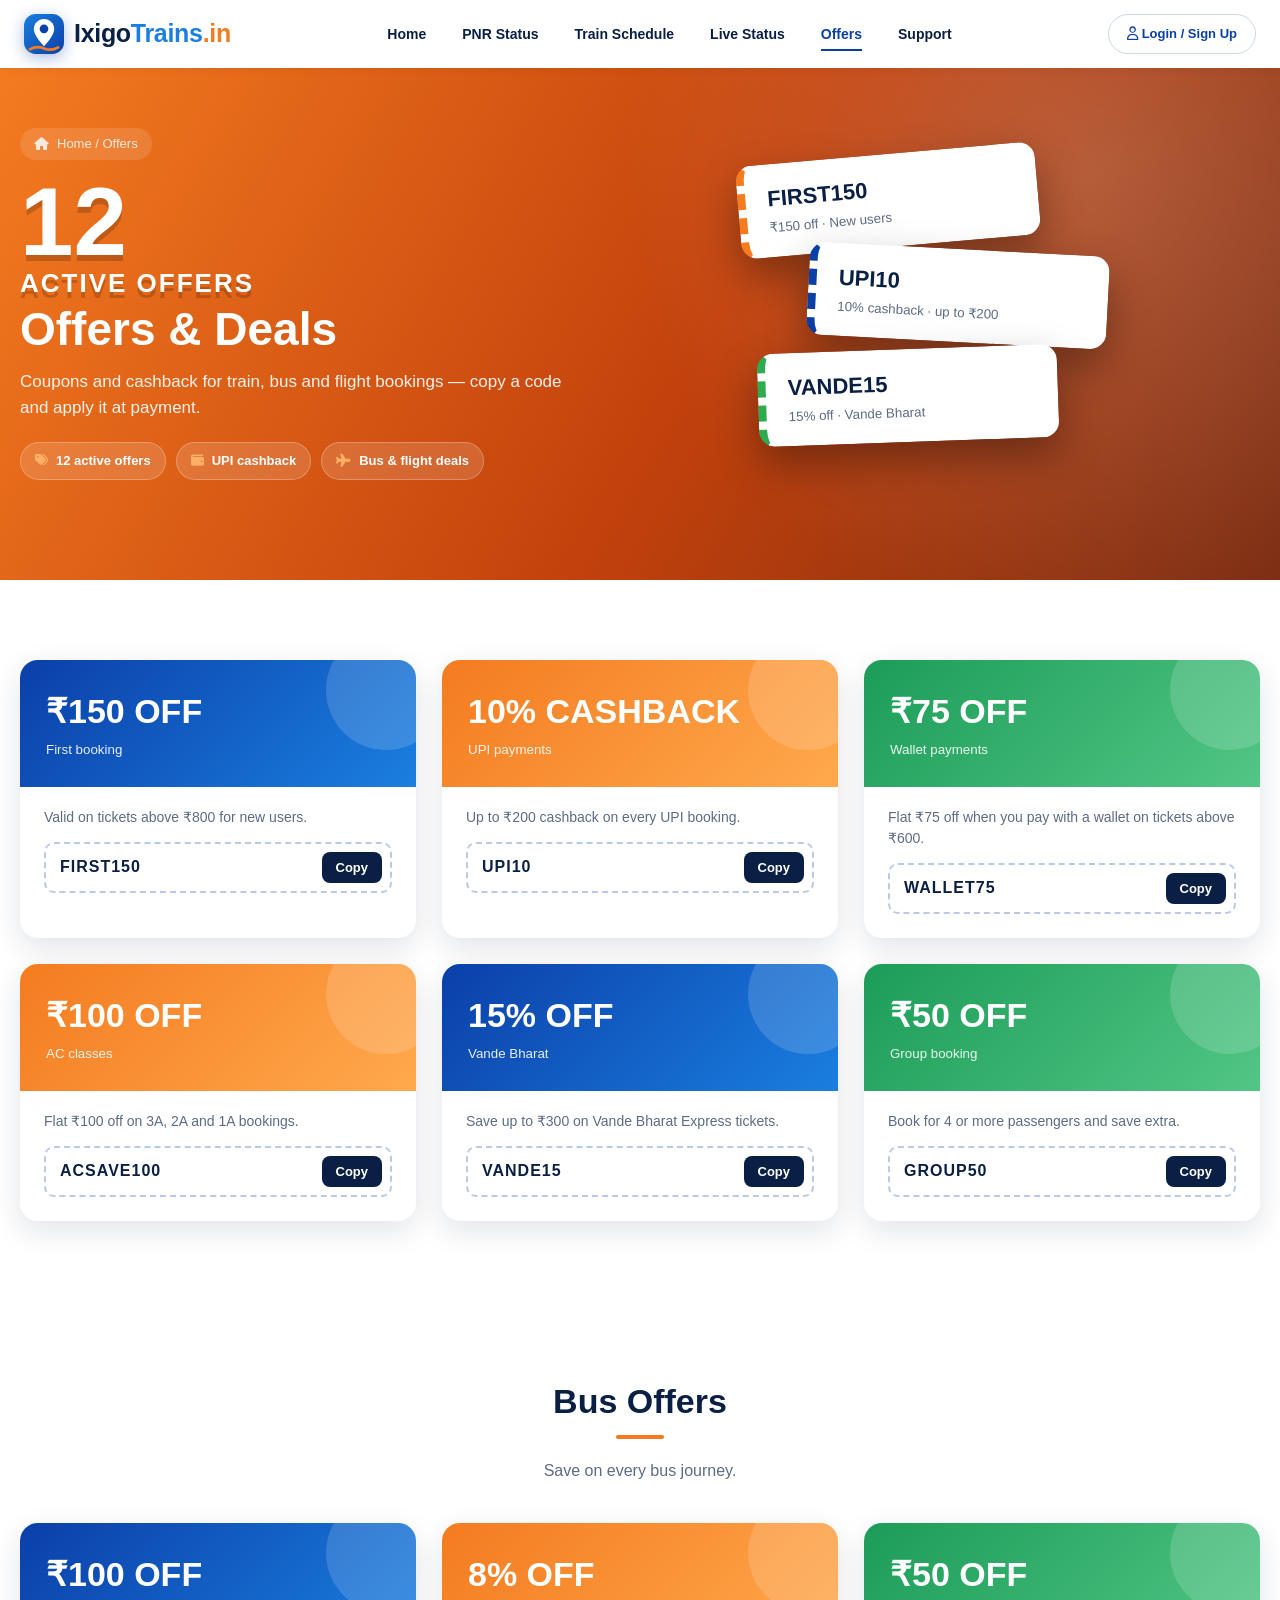
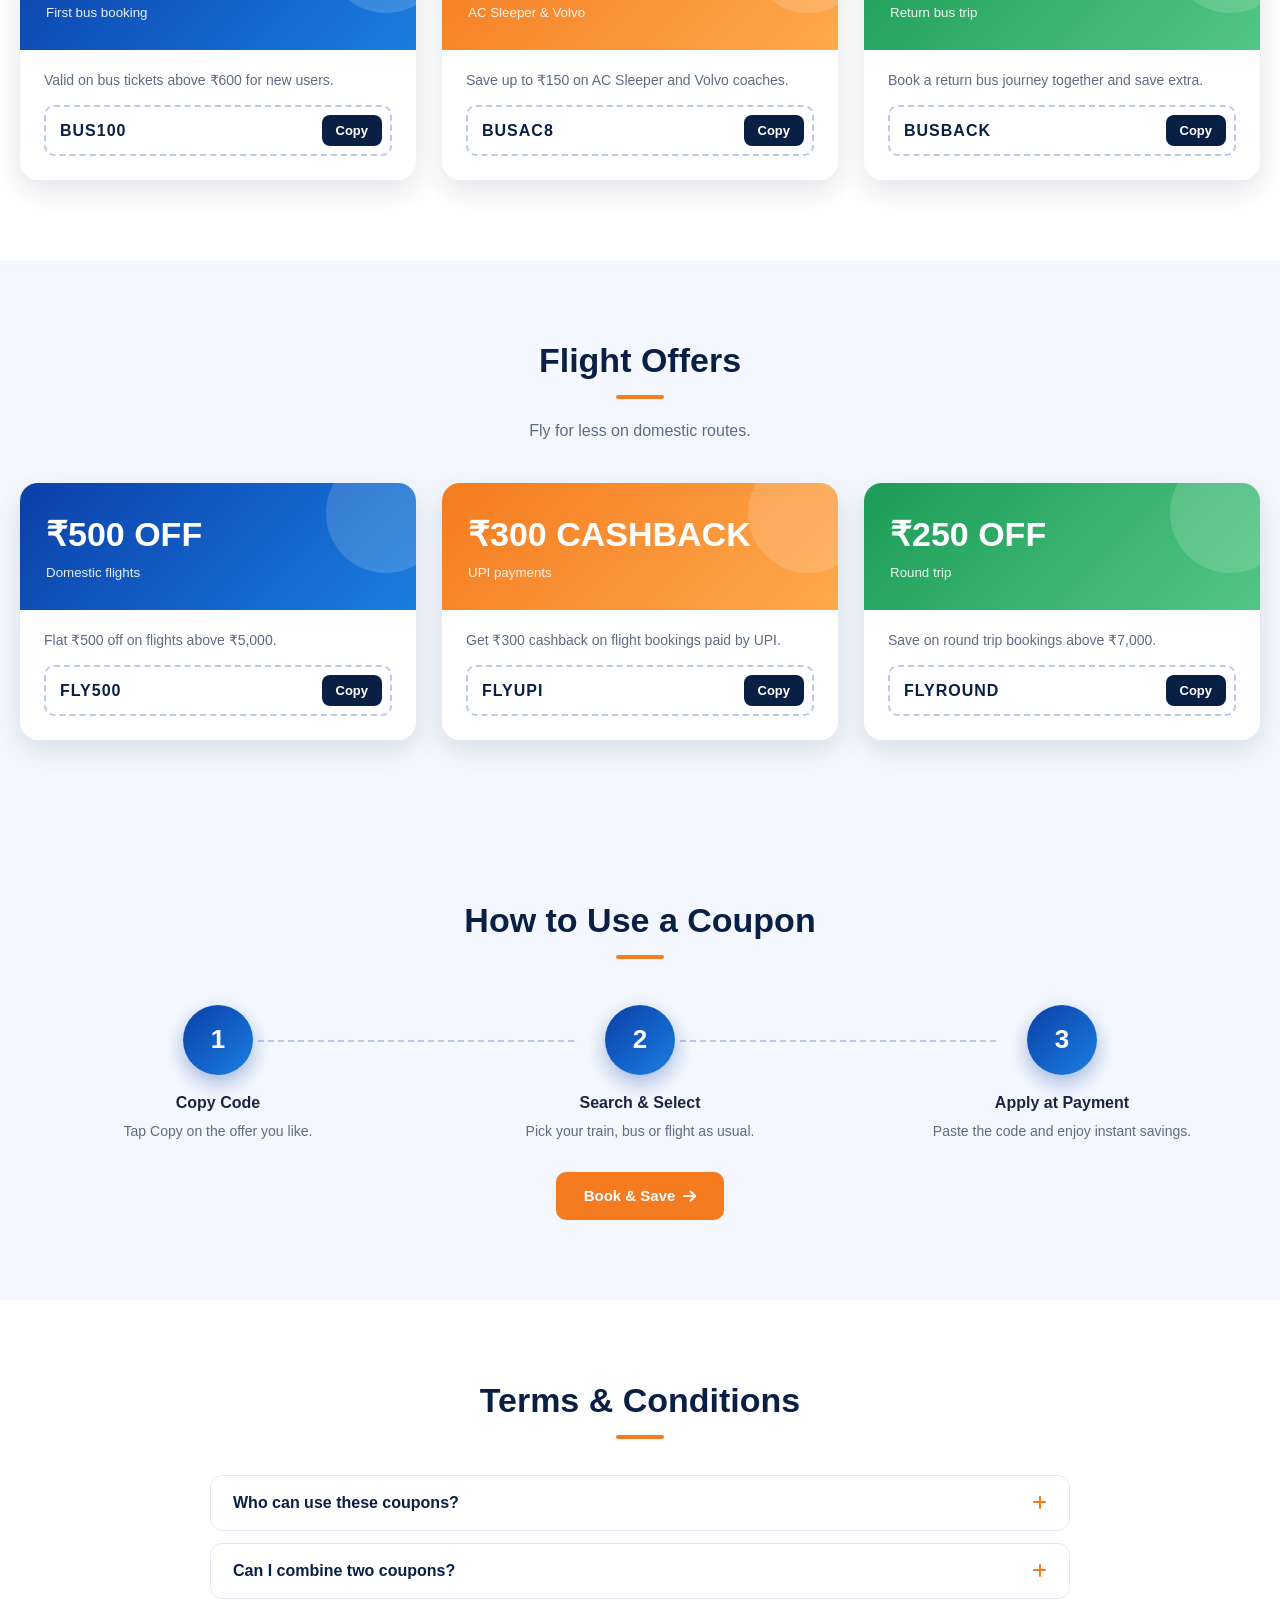
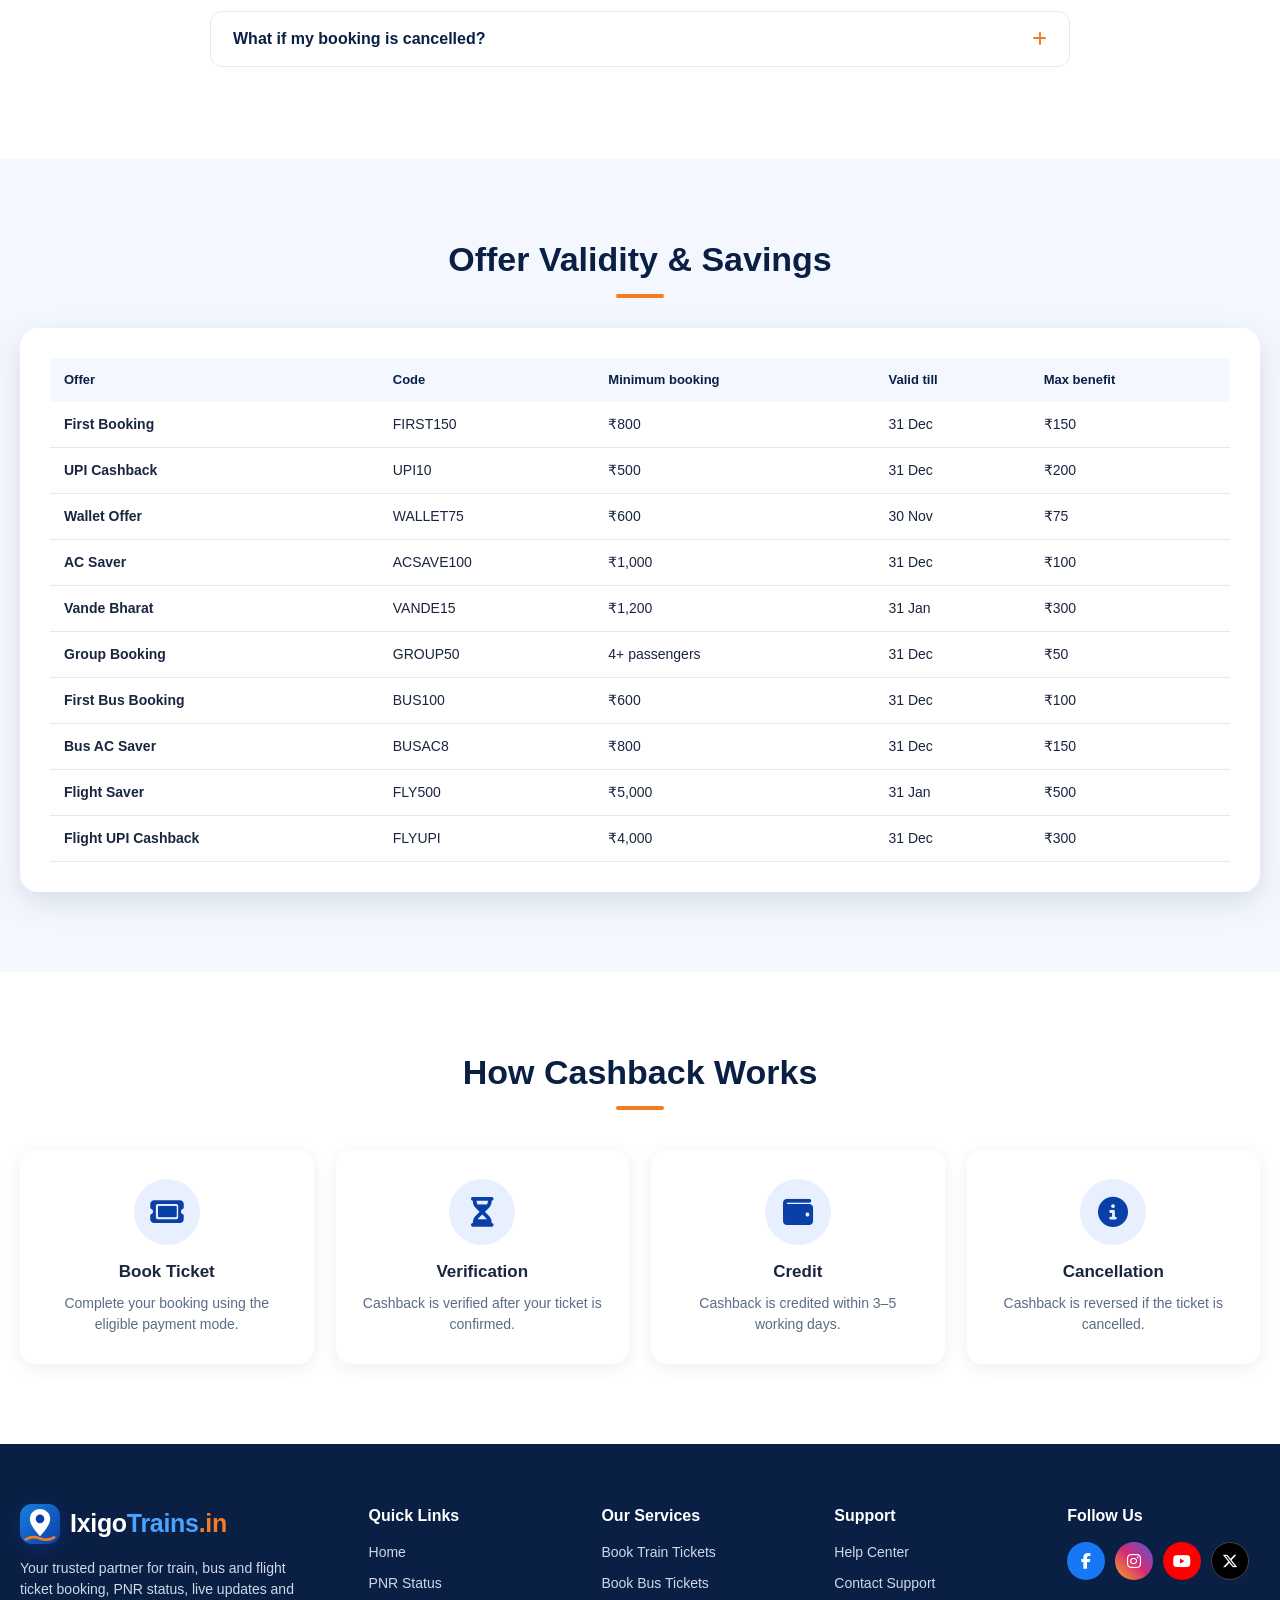
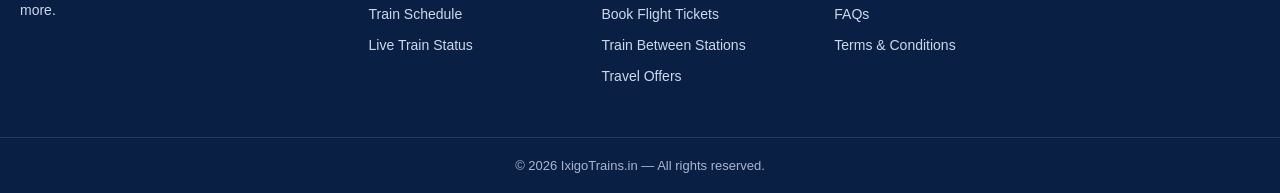
<file: offers.html>
<!DOCTYPE html>
<html lang="en">
<head>
<meta charset="UTF-8">
<meta name="viewport" content="width=device-width, initial-scale=1">
<link rel="icon" type="image/svg+xml" href="favicon.svg">
<title>Offers – IxigoTrains.in</title>
<link rel="stylesheet" href="https://cdnjs.cloudflare.com/ajax/libs/font-awesome/6.5.1/css/all.min.css">
<link rel="stylesheet" href="style.css">
</head>
<body>
<div id="site-header"></div>

<section class="page-hero ph-offer">
  <div class="container ph-grid">
    <div class="reveal left">
      <span class="crumb"><i class="fa-solid fa-house"></i> Home / Offers</span>
      <div class="big-off" style="margin-top:14px">12<small>ACTIVE OFFERS</small></div>
      <h1>Offers &amp; <span style="color:#fff">Deals</span></h1>
      <p>Coupons and cashback for train, bus and flight bookings — copy a code and apply it at payment.</p>
      <div class="chips"><span><i class="fa-solid fa-tags"></i>12 active offers</span><span><i class="fa-solid fa-wallet"></i>UPI cashback</span><span><i class="fa-solid fa-plane"></i>Bus &amp; flight deals</span></div>
    </div>
    <div class="coupons reveal right">
      <div class="cpn"><b>FIRST150</b><small>₹150 off · New users</small></div>
      <div class="cpn"><b>UPI10</b><small>10% cashback · up to ₹200</small></div>
      <div class="cpn"><b>VANDE15</b><small>15% off · Vande Bharat</small></div>
    </div>
  </div>
</section>

<section>
  <div class="container">
    <div class="offer-grid" style="margin-top:0">
      <div class="offer reveal d1"><div class="top"><h3>₹150 OFF</h3><small>First booking</small></div><div class="body"><p>Valid on tickets above ₹800 for new users.</p><div class="coupon"><span>FIRST150</span><button>Copy</button></div></div></div>
      <div class="offer reveal d2"><div class="top"><h3>10% CASHBACK</h3><small>UPI payments</small></div><div class="body"><p>Up to ₹200 cashback on every UPI booking.</p><div class="coupon"><span>UPI10</span><button>Copy</button></div></div></div>
      <div class="offer reveal d3"><div class="top"><h3>₹75 OFF</h3><small>Wallet payments</small></div><div class="body"><p>Flat ₹75 off when you pay with a wallet on tickets above ₹600.</p><div class="coupon"><span>WALLET75</span><button>Copy</button></div></div></div>
      <div class="offer reveal d1"><div class="top"><h3>₹100 OFF</h3><small>AC classes</small></div><div class="body"><p>Flat ₹100 off on 3A, 2A and 1A bookings.</p><div class="coupon"><span>ACSAVE100</span><button>Copy</button></div></div></div>
      <div class="offer reveal d2"><div class="top"><h3>15% OFF</h3><small>Vande Bharat</small></div><div class="body"><p>Save up to ₹300 on Vande Bharat Express tickets.</p><div class="coupon"><span>VANDE15</span><button>Copy</button></div></div></div>
      <div class="offer reveal d3"><div class="top"><h3>₹50 OFF</h3><small>Group booking</small></div><div class="body"><p>Book for 4 or more passengers and save extra.</p><div class="coupon"><span>GROUP50</span><button>Copy</button></div></div></div>
    </div>
  </div>
</section>
<!--modes-->
<section><div class="container"><div class="center reveal"><h2 class="title">Bus Offers</h2><span class="underline"></span><p class="sub">Save on every bus journey.</p></div><div class="offer-grid"><div class="offer reveal"><div class="top"><h3>₹100 OFF</h3><small>First bus booking</small></div><div class="body"><p>Valid on bus tickets above ₹600 for new users.</p><div class="coupon"><span>BUS100</span><button>Copy</button></div></div></div><div class="offer reveal"><div class="top"><h3>8% OFF</h3><small>AC Sleeper &amp; Volvo</small></div><div class="body"><p>Save up to ₹150 on AC Sleeper and Volvo coaches.</p><div class="coupon"><span>BUSAC8</span><button>Copy</button></div></div></div><div class="offer reveal"><div class="top"><h3>₹50 OFF</h3><small>Return bus trip</small></div><div class="body"><p>Book a return bus journey together and save extra.</p><div class="coupon"><span>BUSBACK</span><button>Copy</button></div></div></div></div></div></section>
<section class="bg-soft"><div class="container"><div class="center reveal"><h2 class="title">Flight Offers</h2><span class="underline"></span><p class="sub">Fly for less on domestic routes.</p></div><div class="offer-grid"><div class="offer reveal"><div class="top"><h3>₹500 OFF</h3><small>Domestic flights</small></div><div class="body"><p>Flat ₹500 off on flights above ₹5,000.</p><div class="coupon"><span>FLY500</span><button>Copy</button></div></div></div><div class="offer reveal"><div class="top"><h3>₹300 CASHBACK</h3><small>UPI payments</small></div><div class="body"><p>Get ₹300 cashback on flight bookings paid by UPI.</p><div class="coupon"><span>FLYUPI</span><button>Copy</button></div></div></div><div class="offer reveal"><div class="top"><h3>₹250 OFF</h3><small>Round trip</small></div><div class="body"><p>Save on round trip bookings above ₹7,000.</p><div class="coupon"><span>FLYROUND</span><button>Copy</button></div></div></div></div></div></section>


<section class="bg-soft">
  <div class="container">
    <div class="center reveal"><h2 class="title">How to Use a Coupon</h2><span class="underline"></span></div>
    <div class="steps" style="grid-template-columns:repeat(3,1fr)">
      <div class="step reveal d1"><div class="num">1</div><h4>Copy Code</h4><p>Tap Copy on the offer you like.</p></div>
      <div class="step reveal d2"><div class="num">2</div><h4>Search &amp; Select</h4><p>Pick your train, bus or flight as usual.</p></div>
      <div class="step reveal d3"><div class="num">3</div><h4>Apply at Payment</h4><p>Paste the code and enjoy instant savings.</p></div>
    </div>
    <p class="center reveal" style="margin-top:30px"><a href="/#book" class="btn">Book &amp; Save <i class="fa-solid fa-arrow-right"></i></a></p>
  </div>
</section>

<!--extra-->

<section>
  <div class="container">
    <div class="center reveal"><h2 class="title">Terms &amp; Conditions</h2><span class="underline"></span></div>
    <div class="faq reveal">
      <div class="faq-item"><button class="faq-q">Who can use these coupons? <i class="fa-solid fa-plus"></i></button><div class="faq-a">Offers are valid for registered users. Some coupons are only for first-time bookings.</div></div>
      <div class="faq-item"><button class="faq-q">Can I combine two coupons? <i class="fa-solid fa-plus"></i></button><div class="faq-a">Only one coupon can be applied per booking.</div></div>
      <div class="faq-item"><button class="faq-q">What if my booking is cancelled? <i class="fa-solid fa-plus"></i></button><div class="faq-a">The discount is adjusted in the refund as per the offer terms.</div></div>
    </div>
  </div>
</section>
<!--more-->
<section class="bg-soft"><div class="container"><div class="center reveal"><h2 class="title">Offer Validity &amp; Savings</h2><span class="underline"></span></div><div class="panel reveal" style="margin:30px 0 0"><div class="table-wrap"><table class="tbl"><thead><tr><th>Offer</th><th>Code</th><th>Minimum booking</th><th>Valid till</th><th>Max benefit</th></tr></thead><tbody><tr><td><b>First Booking</b></td><td>FIRST150</td><td>₹800</td><td>31 Dec</td><td>₹150</td></tr><tr><td><b>UPI Cashback</b></td><td>UPI10</td><td>₹500</td><td>31 Dec</td><td>₹200</td></tr><tr><td><b>Wallet Offer</b></td><td>WALLET75</td><td>₹600</td><td>30 Nov</td><td>₹75</td></tr><tr><td><b>AC Saver</b></td><td>ACSAVE100</td><td>₹1,000</td><td>31 Dec</td><td>₹100</td></tr><tr><td><b>Vande Bharat</b></td><td>VANDE15</td><td>₹1,200</td><td>31 Jan</td><td>₹300</td></tr><tr><td><b>Group Booking</b></td><td>GROUP50</td><td>4+ passengers</td><td>31 Dec</td><td>₹50</td></tr><tr><td><b>First Bus Booking</b></td><td>BUS100</td><td>₹600</td><td>31 Dec</td><td>₹100</td></tr><tr><td><b>Bus AC Saver</b></td><td>BUSAC8</td><td>₹800</td><td>31 Dec</td><td>₹150</td></tr><tr><td><b>Flight Saver</b></td><td>FLY500</td><td>₹5,000</td><td>31 Jan</td><td>₹500</td></tr><tr><td><b>Flight UPI Cashback</b></td><td>FLYUPI</td><td>₹4,000</td><td>31 Dec</td><td>₹300</td></tr></tbody></table></div></div></div></section>
<!--more-->
<section><div class="container"><div class="center reveal"><h2 class="title">How Cashback Works</h2><span class="underline"></span></div><div class="svc-grid"><div class="card reveal d1"><i class="fa-solid fa-ticket big"></i><h4>Book Ticket</h4><p>Complete your booking using the eligible payment mode.</p></div><div class="card reveal d2"><i class="fa-solid fa-hourglass-half big"></i><h4>Verification</h4><p>Cashback is verified after your ticket is confirmed.</p></div><div class="card reveal d3"><i class="fa-solid fa-wallet big"></i><h4>Credit</h4><p>Cashback is credited within 3–5 working days.</p></div><div class="card reveal d4"><i class="fa-solid fa-circle-info big"></i><h4>Cancellation</h4><p>Cashback is reversed if the ticket is cancelled.</p></div></div></div></section>
<div id="site-footer"></div>
<script src="script.js"></script>
</body>
</html>
</file>
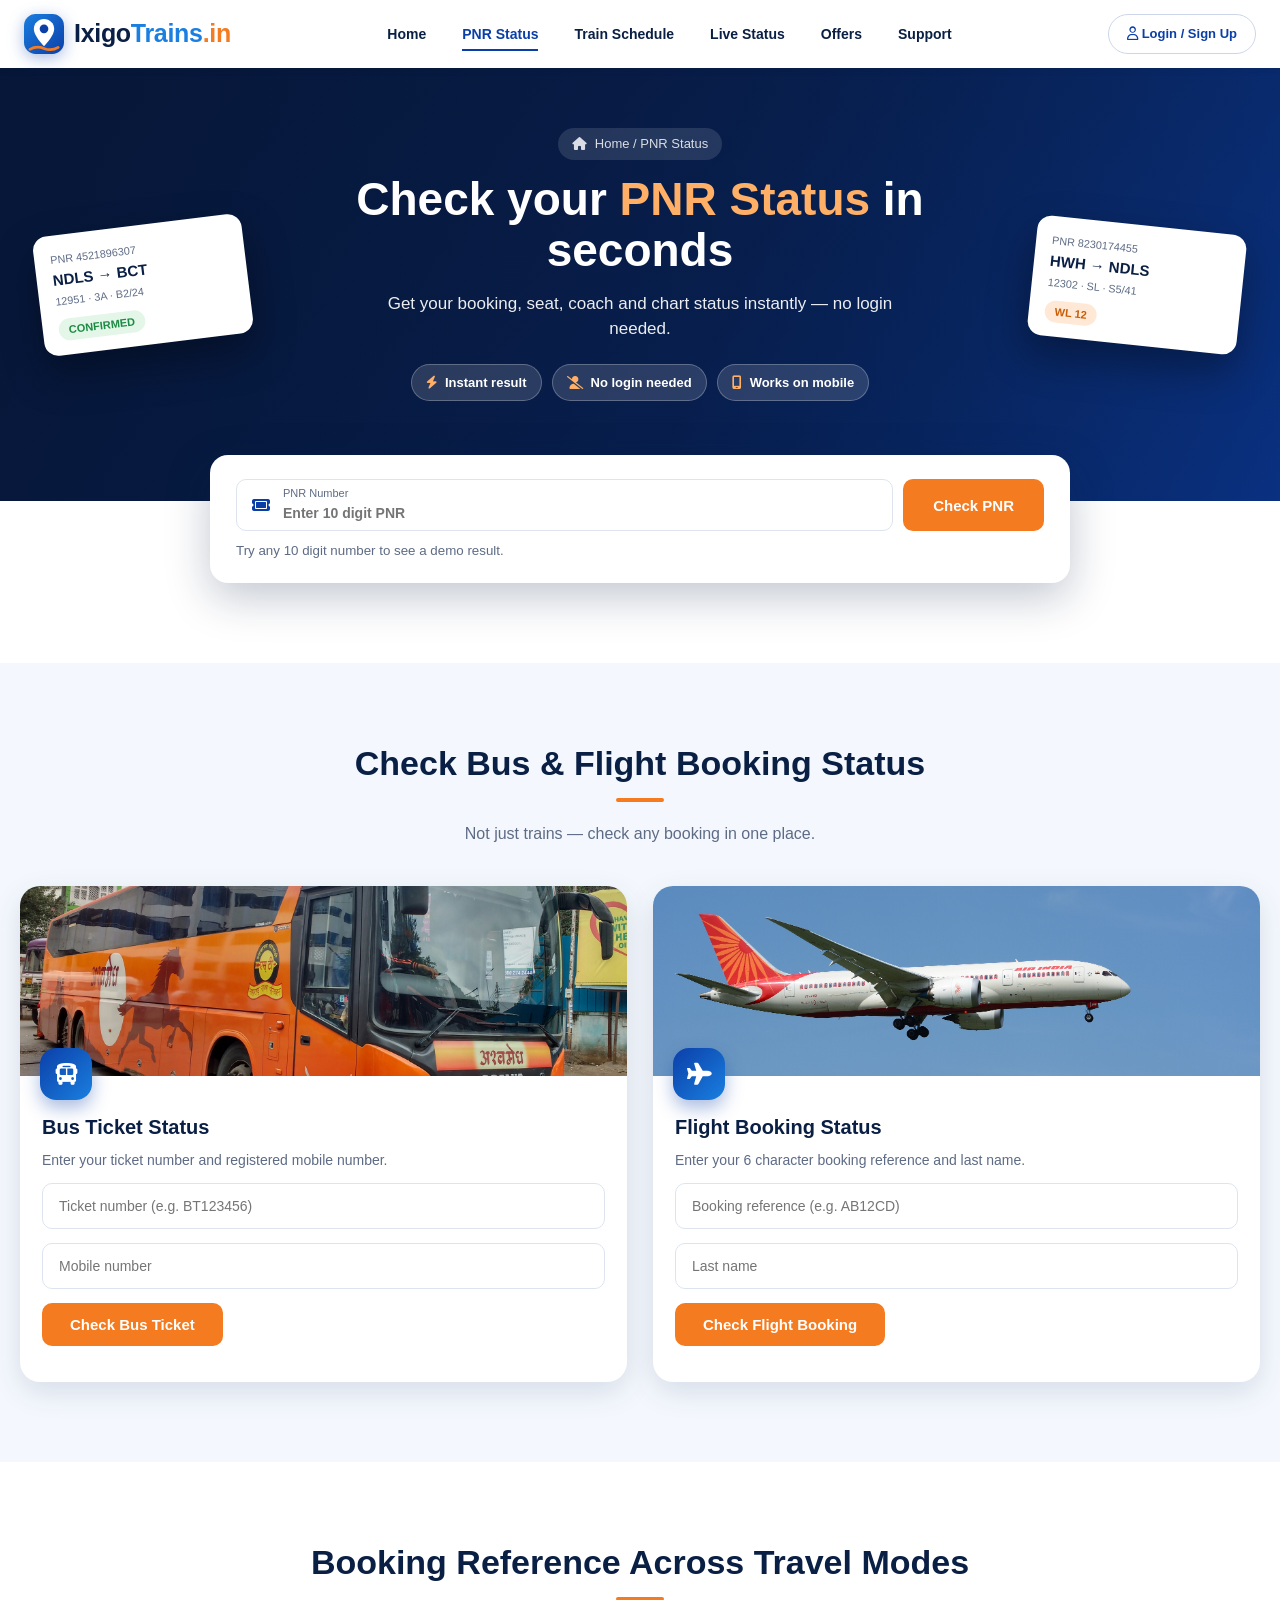
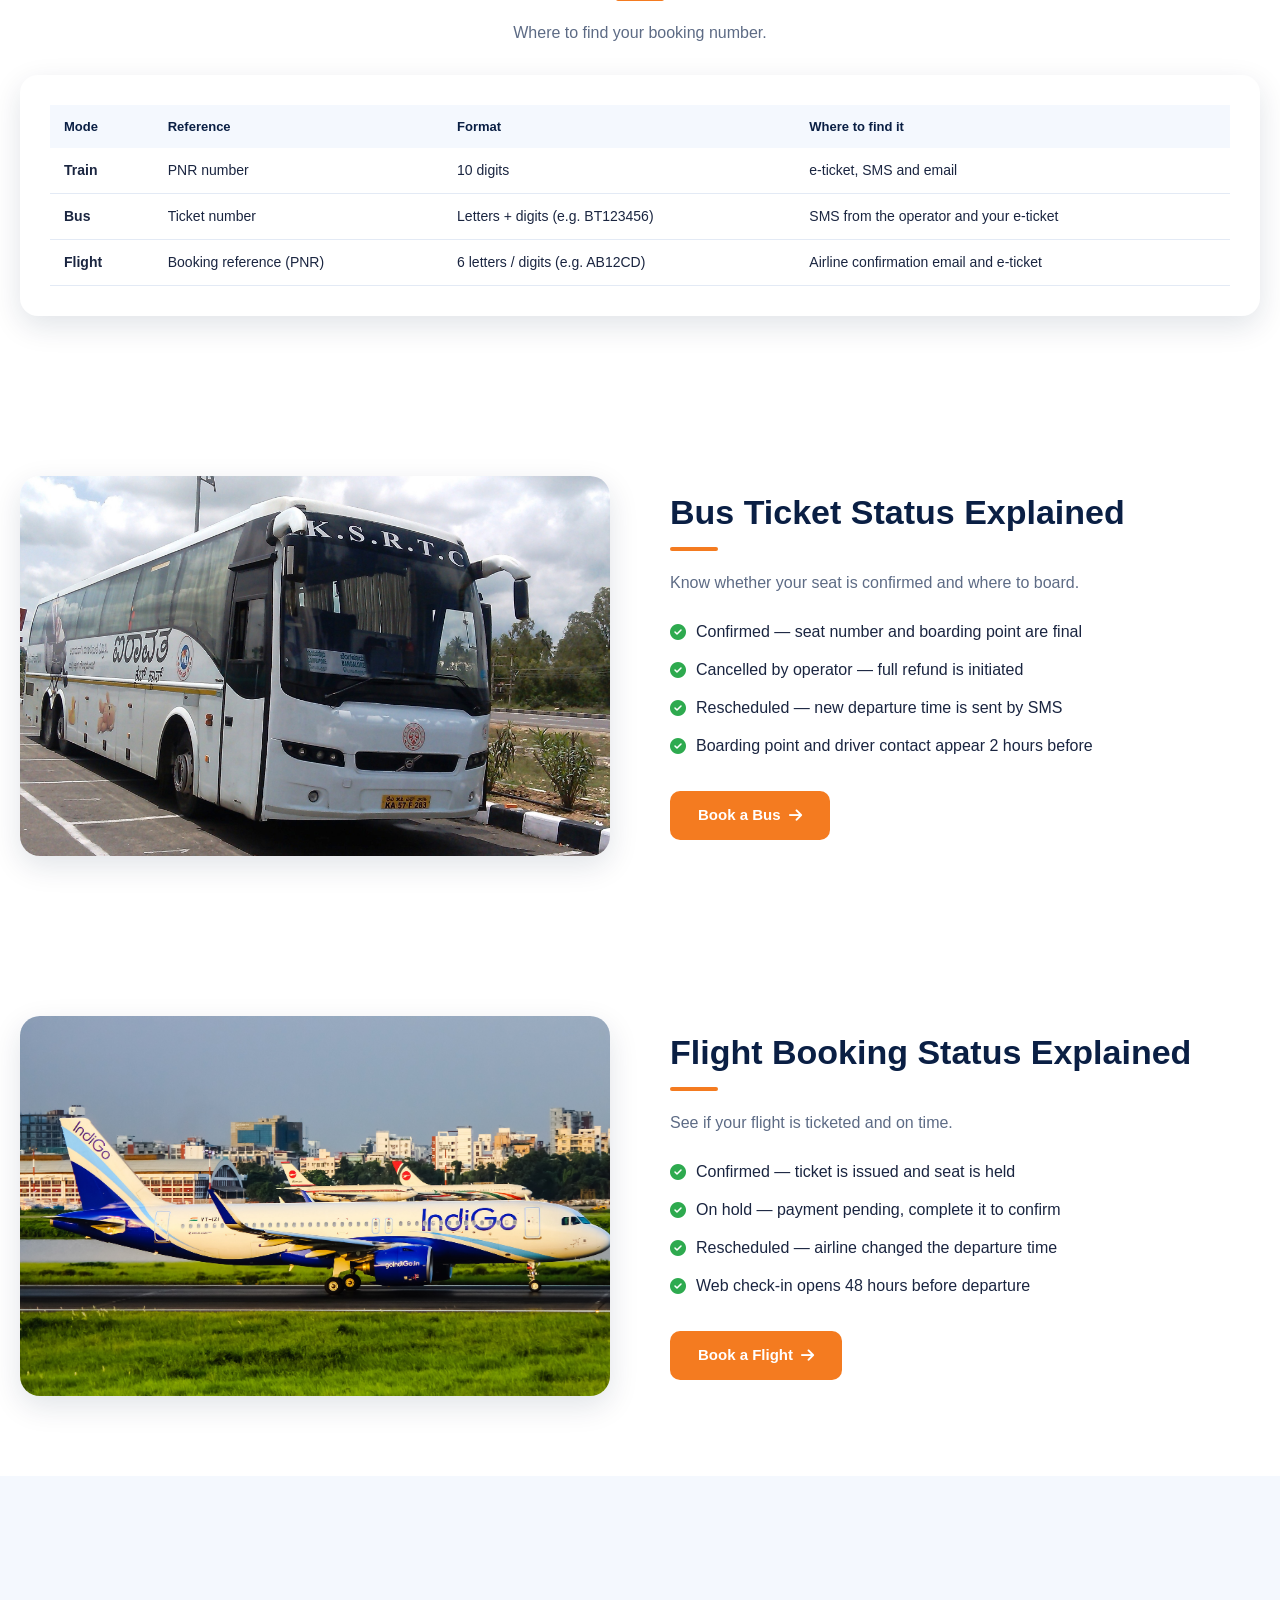
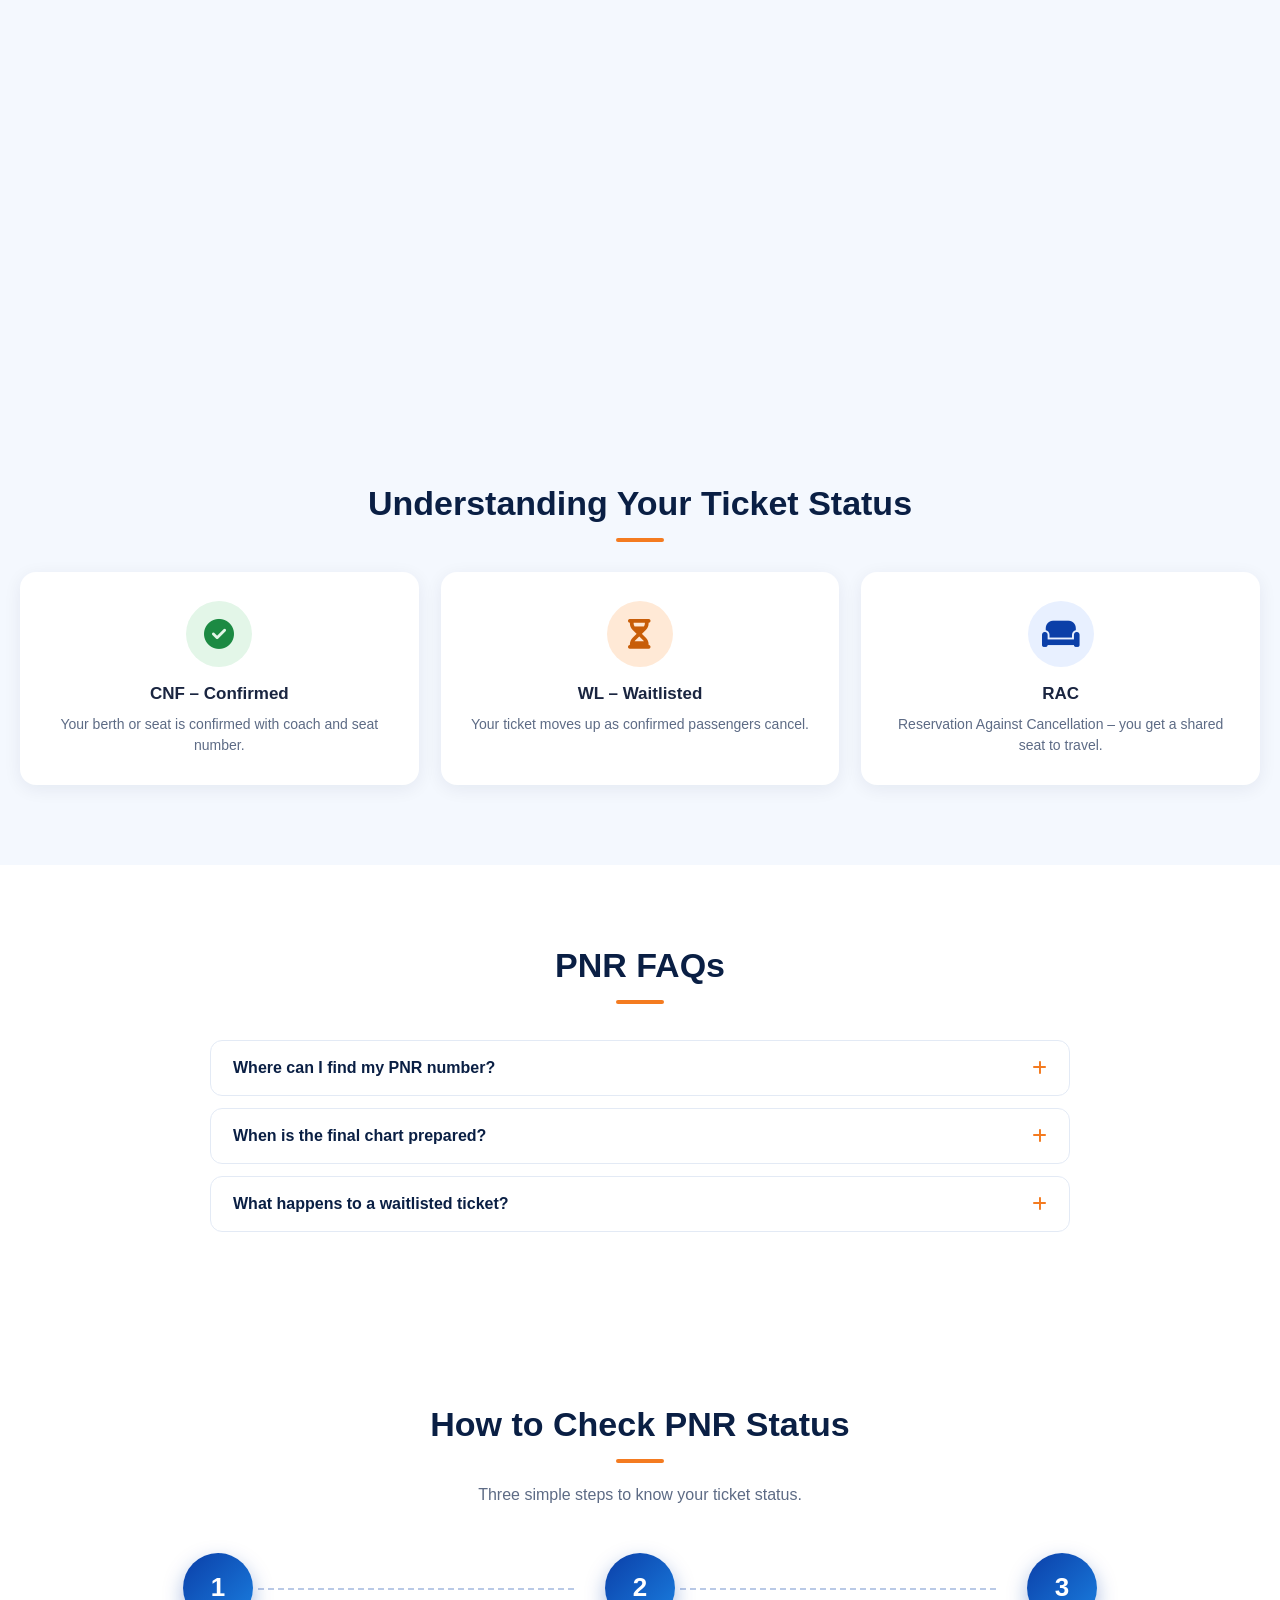
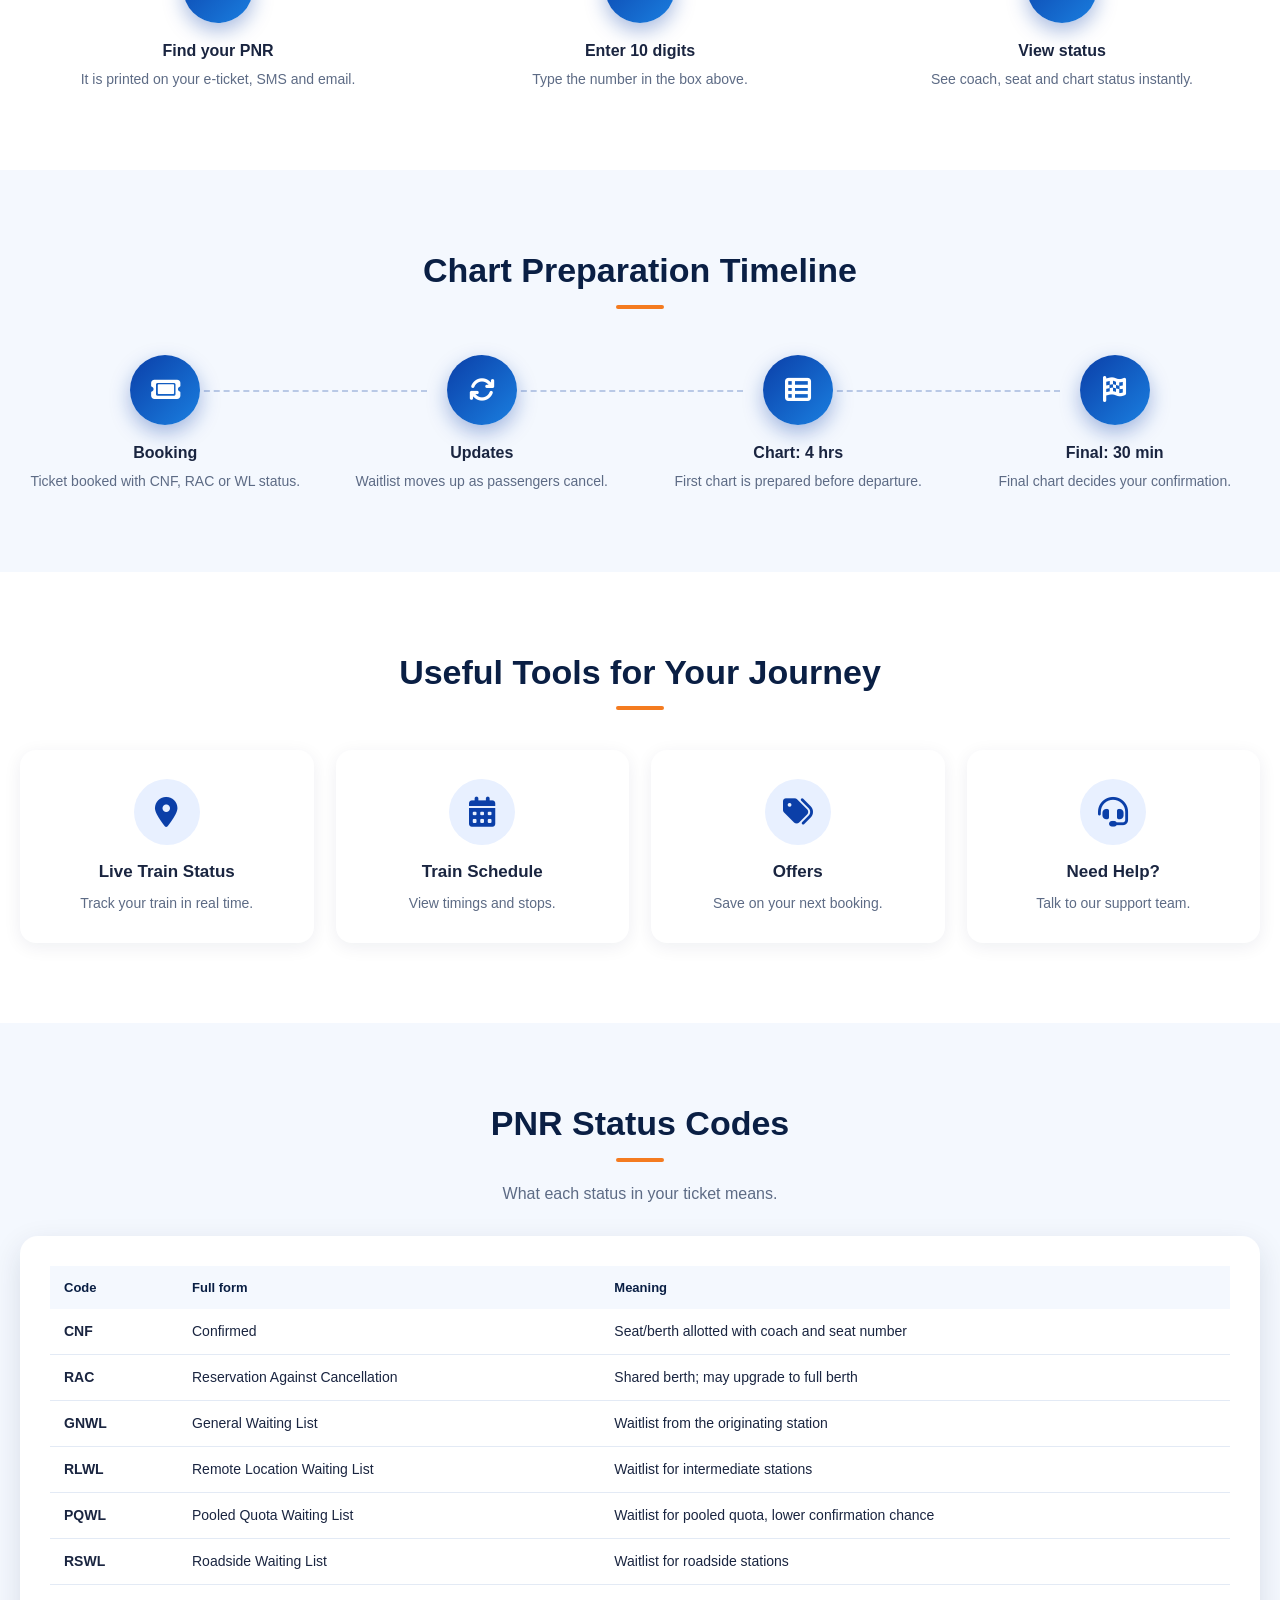
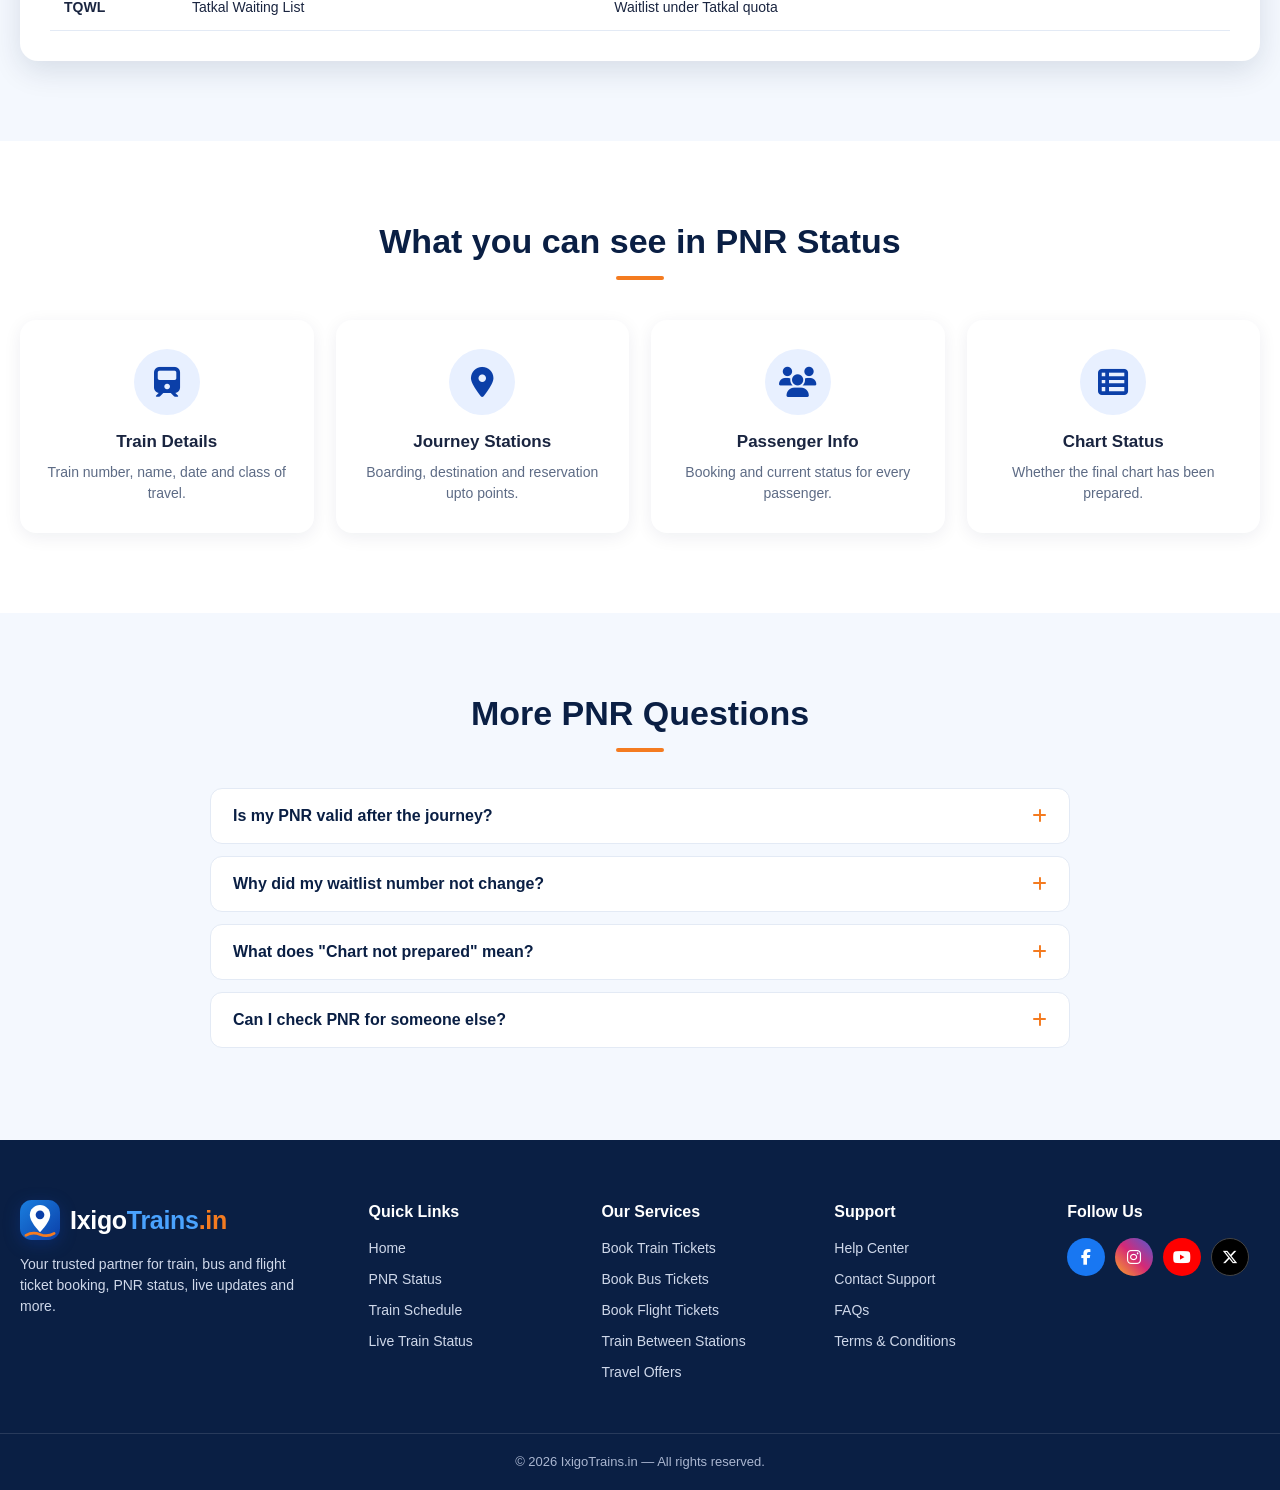
<file: pnr.html>
<!DOCTYPE html>
<html lang="en">
<head>
<meta charset="UTF-8">
<meta name="viewport" content="width=device-width, initial-scale=1">
<link rel="icon" type="image/svg+xml" href="favicon.svg">
<title>PNR Status – IxigoTrains.in</title>
<link rel="stylesheet" href="https://cdnjs.cloudflare.com/ajax/libs/font-awesome/6.5.1/css/all.min.css">
<link rel="stylesheet" href="style.css">
</head>
<body>
<div id="site-header"></div>

<section class="page-hero ph-center" style="--ph-img:url('https://commons.wikimedia.org/wiki/Special:FilePath/Howrah_Railway_Station_01.jpg?width=1800')">
  <div class="tkt l"><small>PNR 4521896307</small><b>NDLS → BCT</b><small>12951 · 3A · B2/24</small><br><span class="pill ok">CONFIRMED</span></div>
  <div class="tkt r"><small>PNR 8230174455</small><b>HWH → NDLS</b><small>12302 · SL · S5/41</small><br><span class="pill wl">WL 12</span></div>
  <div class="container"><div class="ph-wrap reveal">
    <span class="crumb"><i class="fa-solid fa-house"></i> Home / PNR Status</span>
    <h1>Check your <span>PNR Status</span> in seconds</h1>
    <p>Get your booking, seat, coach and chart status instantly — no login needed.</p>
    <div class="chips"><span><i class="fa-solid fa-bolt"></i>Instant result</span><span><i class="fa-solid fa-user-slash"></i>No login needed</span><span><i class="fa-solid fa-mobile-screen"></i>Works on mobile</span></div>
  </div></div>
</section>

<section style="padding-top:0">
  <div class="container" style="max-width:900px">
    <div class="search-card" style="margin-top:-46px;margin-bottom:0;padding-top:24px">
      <form class="search-row" id="pnrForm" style="margin-top:0">
        <div class="field wide"><i class="fa-solid fa-ticket"></i><div><label>PNR Number</label><input id="pnr" maxlength="10" inputmode="numeric" placeholder="Enter 10 digit PNR"></div></div>
        <button class="search-btn" type="submit">Check PNR</button>
      </form>
      <small style="color:var(--muted);display:block;margin-top:10px">Try any 10 digit number to see a demo result.</small>
    </div>
    <div id="pnrResult"></div>
  </div>
</section>
<!--modes-->
<section class="bg-soft"><div class="container"><div class="center reveal"><h2 class="title">Check Bus &amp; Flight Booking Status</h2><span class="underline"></span><p class="sub">Not just trains — check any booking in one place.</p></div><div class="mode-grid" style="grid-template-columns:1fr 1fr"><div class="mode reveal"><div class="m-img" style="background-image:url('images/bus1.jpg')"><i class="fa-solid fa-bus"></i></div><div class="m-body"><h4>Bus Ticket Status</h4><p>Enter your ticket number and registered mobile number.</p><form class="form" id="busStatusForm"><input id="busTkt" placeholder="Ticket number (e.g. BT123456)" maxlength="12"><input id="busMob" placeholder="Mobile number" maxlength="10"><button class="btn" type="submit" style="justify-self:start">Check Bus Ticket</button></form><div id="busStatusRes" style="margin-top:14px"></div></div></div><div class="mode reveal"><div class="m-img" style="background-image:url('images/flight1.jpg')"><i class="fa-solid fa-plane"></i></div><div class="m-body"><h4>Flight Booking Status</h4><p>Enter your 6 character booking reference and last name.</p><form class="form" id="flightStatusForm"><input id="flPnr" placeholder="Booking reference (e.g. AB12CD)" maxlength="6"><input id="flName" placeholder="Last name"><button class="btn" type="submit" style="justify-self:start">Check Flight Booking</button></form><div id="flightStatusRes" style="margin-top:14px"></div></div></div></div></div></section>
<section><div class="container"><div class="center reveal"><h2 class="title">Booking Reference Across Travel Modes</h2><span class="underline"></span><p class="sub">Where to find your booking number.</p></div><div class="panel reveal" style="margin:30px 0 0"><div class="table-wrap"><table class="tbl"><thead><tr><th>Mode</th><th>Reference</th><th>Format</th><th>Where to find it</th></tr></thead><tbody><tr><td><b>Train</b></td><td>PNR number</td><td>10 digits</td><td>e-ticket, SMS and email</td></tr><tr><td><b>Bus</b></td><td>Ticket number</td><td>Letters + digits (e.g. BT123456)</td><td>SMS from the operator and your e-ticket</td></tr><tr><td><b>Flight</b></td><td>Booking reference (PNR)</td><td>6 letters / digits (e.g. AB12CD)</td><td>Airline confirmation email and e-ticket</td></tr></tbody></table></div></div></div></section>
<section><div class="container split"><img class="photo reveal left" src="images/bus3.jpg" alt="Intercity bus" loading="lazy"><div class="reveal right"><h2 class="title" style="text-align:left">Bus Ticket Status Explained</h2><span class="underline" style="margin-left:0"></span><p class="sub" style="text-align:left;margin-left:0">Know whether your seat is confirmed and where to board.</p><ul class="checks" style="margin-left:0"><li><i class="fa-solid fa-circle-check"></i> Confirmed — seat number and boarding point are final</li><li><i class="fa-solid fa-circle-check"></i> Cancelled by operator — full refund is initiated</li><li><i class="fa-solid fa-circle-check"></i> Rescheduled — new departure time is sent by SMS</li><li><i class="fa-solid fa-circle-check"></i> Boarding point and driver contact appear 2 hours before</li></ul><a href="/bus" class="btn">Book a Bus <i class="fa-solid fa-arrow-right"></i></a></div></div></section>
<section><div class="container split"><img class="photo reveal left" src="images/flight2.jpg" alt="IndiGo aircraft" loading="lazy"><div class="reveal right"><h2 class="title" style="text-align:left">Flight Booking Status Explained</h2><span class="underline" style="margin-left:0"></span><p class="sub" style="text-align:left;margin-left:0">See if your flight is ticketed and on time.</p><ul class="checks" style="margin-left:0"><li><i class="fa-solid fa-circle-check"></i> Confirmed — ticket is issued and seat is held</li><li><i class="fa-solid fa-circle-check"></i> On hold — payment pending, complete it to confirm</li><li><i class="fa-solid fa-circle-check"></i> Rescheduled — airline changed the departure time</li><li><i class="fa-solid fa-circle-check"></i> Web check-in opens 48 hours before departure</li></ul><a href="/flight" class="btn">Book a Flight <i class="fa-solid fa-arrow-right"></i></a></div></div></section>
<section class="bg-soft"><div class="container"><div class="center reveal"><h2 class="title">Bus &amp; Flight Booking FAQs</h2><span class="underline"></span></div><div class="faq reveal"><div class="faq-item"><button class="faq-q">Where do I find my bus ticket number? <i class="fa-solid fa-plus"></i></button><div class="faq-a">It is on the SMS and e-ticket sent after booking, starting with letters followed by digits.</div></div><div class="faq-item"><button class="faq-q">What is the 6 character flight booking reference? <i class="fa-solid fa-plus"></i></button><div class="faq-a">It is the airline PNR printed on your e-ticket and confirmation email, for example AB12CD.</div></div><div class="faq-item"><button class="faq-q">Can I check a ticket booked on another website? <i class="fa-solid fa-plus"></i></button><div class="faq-a">You can check any bus or flight booking using its reference and the passenger details used while booking.</div></div><div class="faq-item"><button class="faq-q">What if my bus or flight booking shows pending? <i class="fa-solid fa-plus"></i></button><div class="faq-a">Payment may still be processing. If money was deducted, it is refunded automatically within 5–7 working days.</div></div></div></div></section>


<section class="bg-soft">
  <div class="container">
    <div class="center reveal"><h2 class="title">Understanding Your Ticket Status</h2><span class="underline"></span></div>
    <div class="tips">
      <div class="card reveal d1"><i class="fa-solid fa-circle-check big" style="color:#1c8a43;background:#e3f6e8"></i><h4>CNF – Confirmed</h4><p>Your berth or seat is confirmed with coach and seat number.</p></div>
      <div class="card reveal d2"><i class="fa-solid fa-hourglass-half big" style="color:#c85d08;background:#ffe9d6"></i><h4>WL – Waitlisted</h4><p>Your ticket moves up as confirmed passengers cancel.</p></div>
      <div class="card reveal d3"><i class="fa-solid fa-couch big"></i><h4>RAC</h4><p>Reservation Against Cancellation – you get a shared seat to travel.</p></div>
    </div>
  </div>
</section>

<section>
  <div class="container">
    <div class="center reveal"><h2 class="title">PNR FAQs</h2><span class="underline"></span></div>
    <div class="faq reveal">
      <div class="faq-item"><button class="faq-q">Where can I find my PNR number? <i class="fa-solid fa-plus"></i></button><div class="faq-a">It is a 10 digit number printed on your e-ticket, SMS and booking confirmation email.</div></div>
      <div class="faq-item"><button class="faq-q">When is the final chart prepared? <i class="fa-solid fa-plus"></i></button><div class="faq-a">Charts are usually prepared about 4 hours before departure and a second chart 30 minutes before.</div></div>
      <div class="faq-item"><button class="faq-q">What happens to a waitlisted ticket? <i class="fa-solid fa-plus"></i></button><div class="faq-a">If it is not confirmed after the final chart, it is cancelled automatically and the refund is initiated.</div></div>
    </div>
  </div>
</section>

<!--extra-->
<section>
  <div class="container">
    <div class="center reveal"><h2 class="title">How to Check PNR Status</h2><span class="underline"></span><p class="sub">Three simple steps to know your ticket status.</p></div>
    <div class="steps" style="grid-template-columns:repeat(3,1fr)">
      <div class="step reveal d1"><div class="num">1</div><h4>Find your PNR</h4><p>It is printed on your e-ticket, SMS and email.</p></div>
      <div class="step reveal d2"><div class="num">2</div><h4>Enter 10 digits</h4><p>Type the number in the box above.</p></div>
      <div class="step reveal d3"><div class="num">3</div><h4>View status</h4><p>See coach, seat and chart status instantly.</p></div>
    </div>
  </div>
</section>
<section class="bg-soft">
  <div class="container">
    <div class="center reveal"><h2 class="title">Chart Preparation Timeline</h2><span class="underline"></span></div>
    <div class="steps" style="grid-template-columns:repeat(4,1fr)">
      <div class="step reveal d1"><div class="num"><i class="fa-solid fa-ticket"></i></div><h4>Booking</h4><p>Ticket booked with CNF, RAC or WL status.</p></div>
      <div class="step reveal d2"><div class="num"><i class="fa-solid fa-arrows-rotate"></i></div><h4>Updates</h4><p>Waitlist moves up as passengers cancel.</p></div>
      <div class="step reveal d3"><div class="num"><i class="fa-solid fa-table-list"></i></div><h4>Chart: 4 hrs</h4><p>First chart is prepared before departure.</p></div>
      <div class="step reveal d4"><div class="num"><i class="fa-solid fa-flag-checkered"></i></div><h4>Final: 30 min</h4><p>Final chart decides your confirmation.</p></div>
    </div>
  </div>
</section>
<section>
  <div class="container">
    <div class="center reveal"><h2 class="title">Useful Tools for Your Journey</h2><span class="underline"></span></div>
    <div class="svc-grid">
      <a href="/live" class="card reveal d1"><i class="fa-solid fa-location-dot big"></i><h4>Live Train Status</h4><p>Track your train in real time.</p></a>
      <a href="/schedule" class="card reveal d2"><i class="fa-solid fa-calendar-days big"></i><h4>Train Schedule</h4><p>View timings and stops.</p></a>
      <a href="/offers" class="card reveal d3"><i class="fa-solid fa-tags big"></i><h4>Offers</h4><p>Save on your next booking.</p></a>
      <a href="/support" class="card reveal d4"><i class="fa-solid fa-headset big"></i><h4>Need Help?</h4><p>Talk to our support team.</p></a>
    </div>
  </div>
</section>
<!--more-->
<section class="bg-soft"><div class="container"><div class="center reveal"><h2 class="title">PNR Status Codes</h2><span class="underline"></span><p class="sub">What each status in your ticket means.</p></div><div class="panel reveal" style="margin:30px 0 0"><div class="table-wrap"><table class="tbl"><thead><tr><th>Code</th><th>Full form</th><th>Meaning</th></tr></thead><tbody><tr><td><b>CNF</b></td><td>Confirmed</td><td>Seat/berth allotted with coach and seat number</td></tr><tr><td><b>RAC</b></td><td>Reservation Against Cancellation</td><td>Shared berth; may upgrade to full berth</td></tr><tr><td><b>GNWL</b></td><td>General Waiting List</td><td>Waitlist from the originating station</td></tr><tr><td><b>RLWL</b></td><td>Remote Location Waiting List</td><td>Waitlist for intermediate stations</td></tr><tr><td><b>PQWL</b></td><td>Pooled Quota Waiting List</td><td>Waitlist for pooled quota, lower confirmation chance</td></tr><tr><td><b>RSWL</b></td><td>Roadside Waiting List</td><td>Waitlist for roadside stations</td></tr><tr><td><b>TQWL</b></td><td>Tatkal Waiting List</td><td>Waitlist under Tatkal quota</td></tr></tbody></table></div></div></div></section>
<!--more-->
<section><div class="container"><div class="center reveal"><h2 class="title">What you can see in PNR Status</h2><span class="underline"></span></div><div class="svc-grid"><div class="card reveal d1"><i class="fa-solid fa-train big"></i><h4>Train Details</h4><p>Train number, name, date and class of travel.</p></div><div class="card reveal d2"><i class="fa-solid fa-location-dot big"></i><h4>Journey Stations</h4><p>Boarding, destination and reservation upto points.</p></div><div class="card reveal d3"><i class="fa-solid fa-users big"></i><h4>Passenger Info</h4><p>Booking and current status for every passenger.</p></div><div class="card reveal d4"><i class="fa-solid fa-table-list big"></i><h4>Chart Status</h4><p>Whether the final chart has been prepared.</p></div></div></div></section>
<!--more-->
<section class="bg-soft"><div class="container"><div class="center reveal"><h2 class="title">More PNR Questions</h2><span class="underline"></span></div><div class="faq reveal"><div class="faq-item"><button class="faq-q">Is my PNR valid after the journey? <i class="fa-solid fa-plus"></i></button><div class="faq-a">PNR details are available for a few days after departure, after which they expire.</div></div><div class="faq-item"><button class="faq-q">Why did my waitlist number not change? <i class="fa-solid fa-plus"></i></button><div class="faq-a">Waitlist moves only when confirmed passengers cancel; it may stay unchanged for a while.</div></div><div class="faq-item"><button class="faq-q">What does "Chart not prepared" mean? <i class="fa-solid fa-plus"></i></button><div class="faq-a">Charts are prepared a few hours before departure. Until then status can still change.</div></div><div class="faq-item"><button class="faq-q">Can I check PNR for someone else? <i class="fa-solid fa-plus"></i></button><div class="faq-a">Yes. Anyone with the 10 digit PNR can check the status.</div></div></div></div></section>
<div id="site-footer"></div>
<script src="script.js"></script>
</body>
</html>
</file>
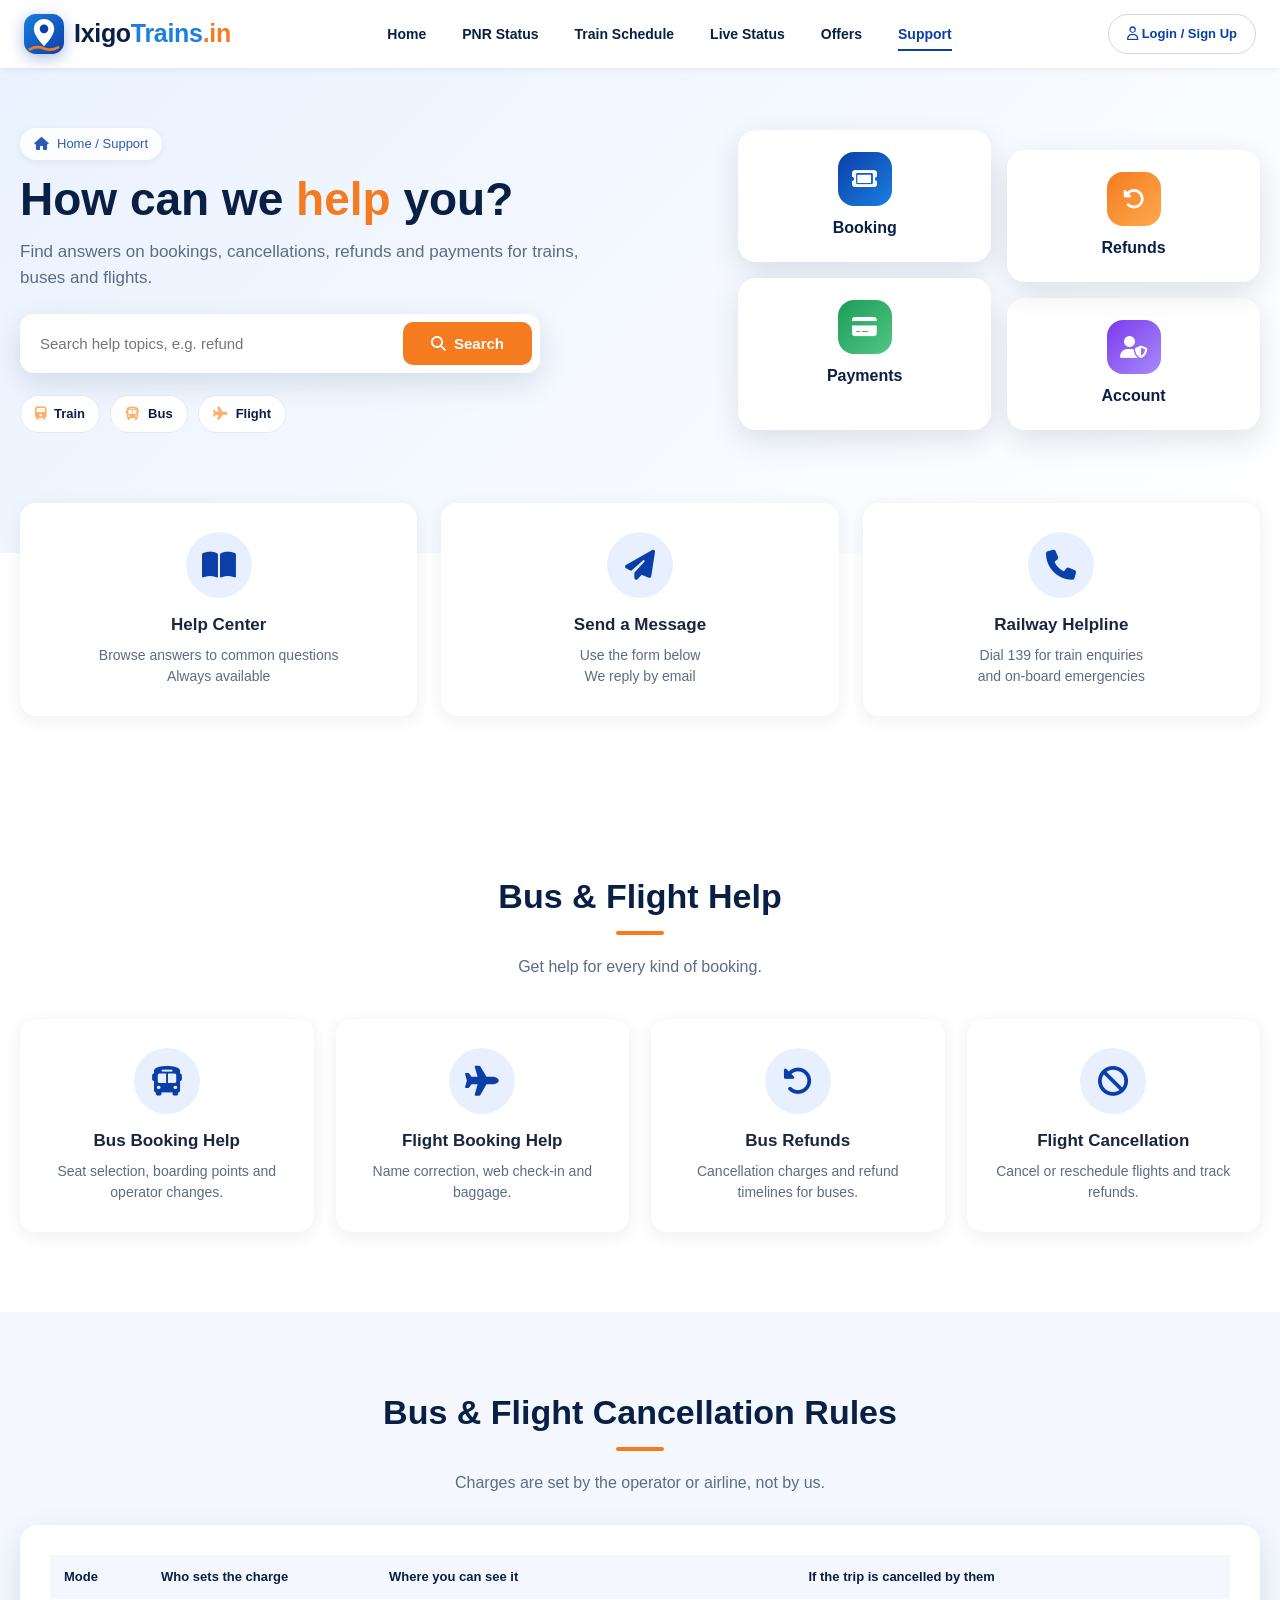
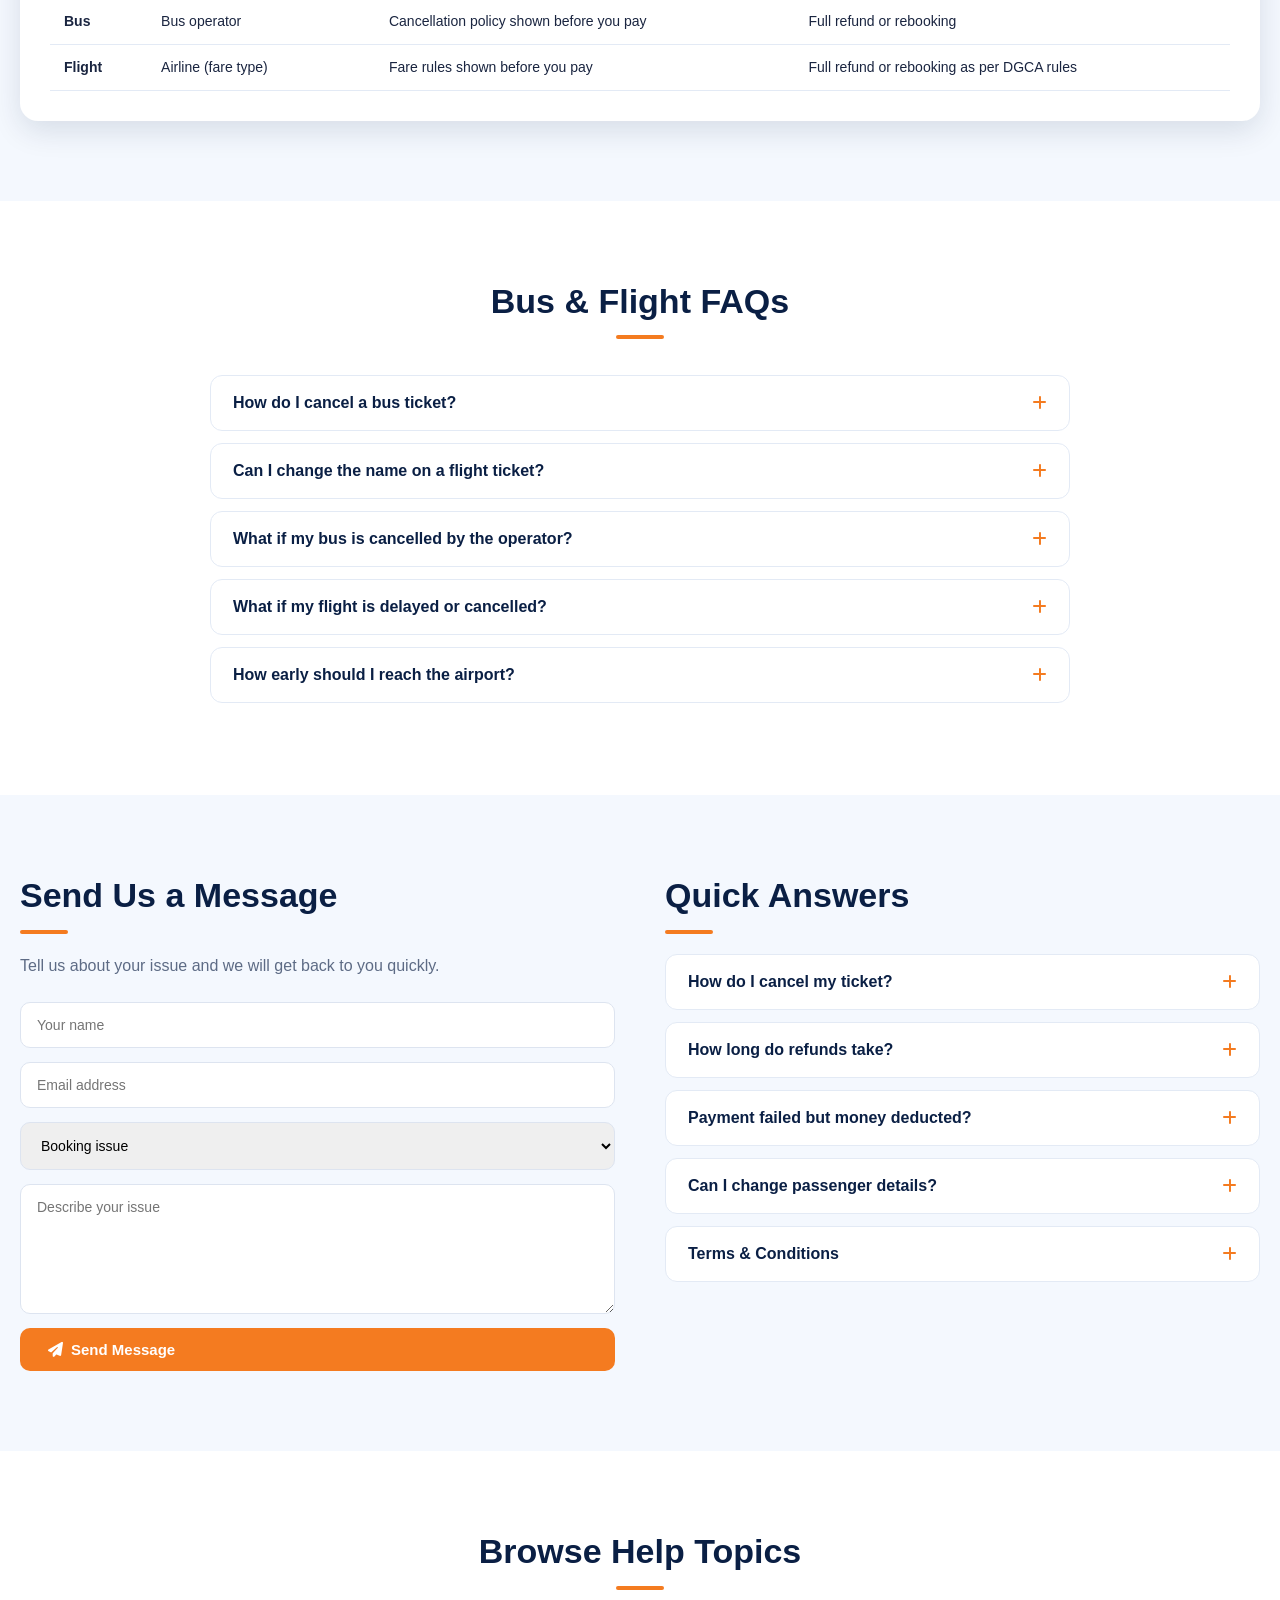
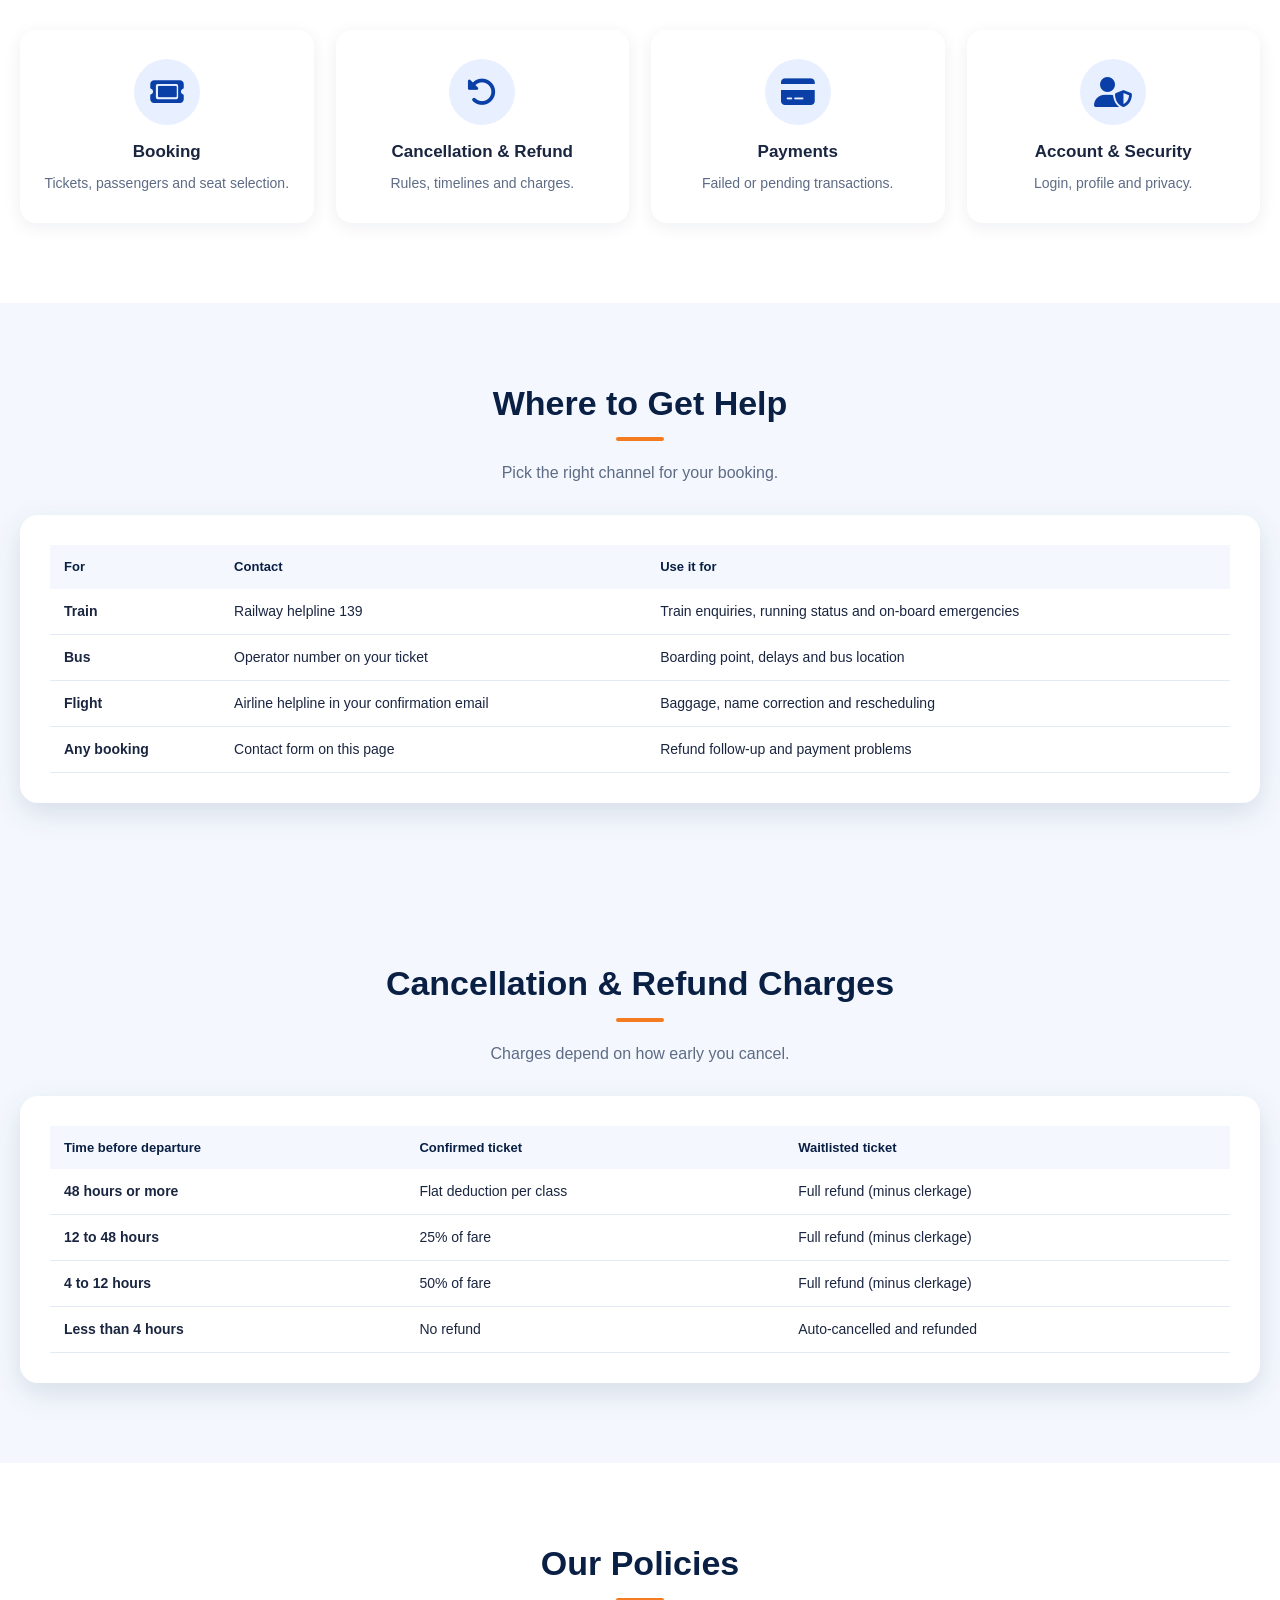
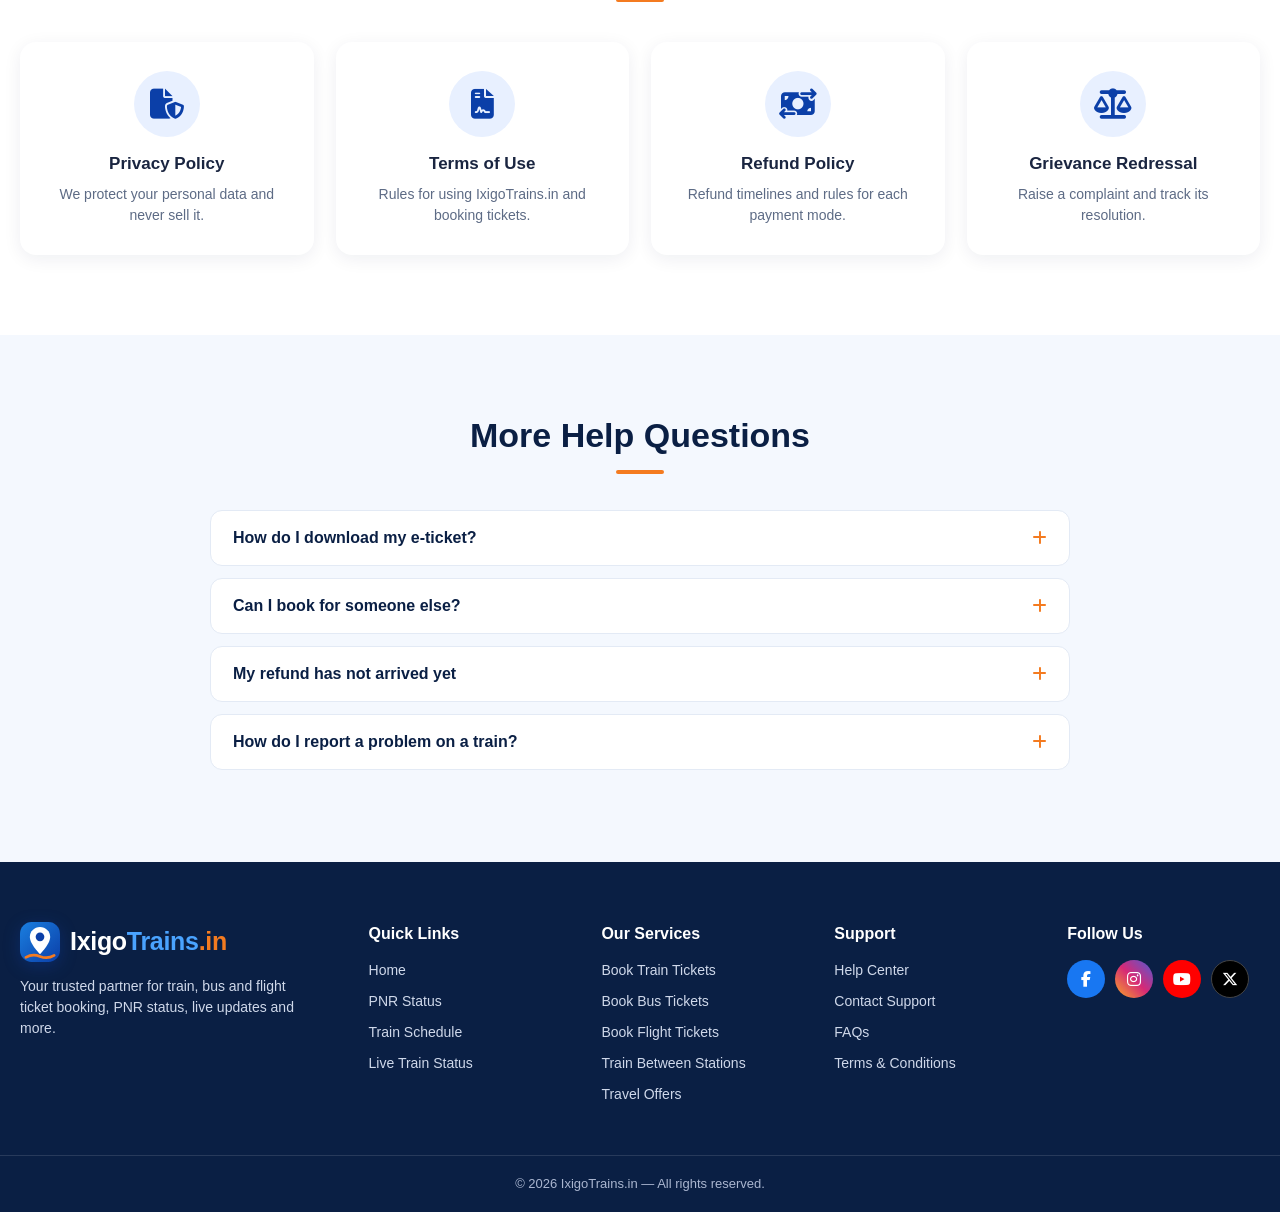
<file: support.html>
<!DOCTYPE html>
<html lang="en">
<head>
<meta charset="UTF-8">
<meta name="viewport" content="width=device-width, initial-scale=1">
<link rel="icon" type="image/svg+xml" href="favicon.svg">
<title>Support – IxigoTrains.in</title>
<link rel="stylesheet" href="https://cdnjs.cloudflare.com/ajax/libs/font-awesome/6.5.1/css/all.min.css">
<link rel="stylesheet" href="style.css">
</head>
<body>
<div id="site-header"></div>

<section class="page-hero ph-light">
  <div class="container ph-grid">
    <div class="reveal left">
      <span class="crumb"><i class="fa-solid fa-house"></i> Home / Support</span>
      <h1>How can we <span>help</span> you?</h1>
      <p>Find answers on bookings, cancellations, refunds and payments for trains, buses and flights.</p>
      <form class="help-search" onsubmit="event.preventDefault();document.getElementById('faq').scrollIntoView({behavior:'smooth'})"><input placeholder="Search help topics, e.g. refund"><button class="btn" type="submit"><i class="fa-solid fa-magnifying-glass"></i> Search</button></form>
      <div class="chips"><span><i class="fa-solid fa-train"></i>Train</span><span><i class="fa-solid fa-bus"></i>Bus</span><span><i class="fa-solid fa-plane"></i>Flight</span></div>
    </div>
    <div class="tiles reveal right">
      <div class="tile"><i class="fa-solid fa-ticket"></i>Booking</div>
      <div class="tile"><i class="fa-solid fa-rotate-left"></i>Refunds</div>
      <div class="tile"><i class="fa-solid fa-credit-card"></i>Payments</div>
      <div class="tile"><i class="fa-solid fa-user-shield"></i>Account</div>
    </div>
  </div>
</section>

<section style="padding-top:0" id="contact">
  <div class="container">
    <div class="contact-grid">
      <div class="card reveal d1"><i class="fa-solid fa-book-open big"></i><h4>Help Center</h4><p>Browse answers to common questions<br>Always available</p></div>
      <div class="card reveal d2"><i class="fa-solid fa-paper-plane big"></i><h4>Send a Message</h4><p>Use the form below<br>We reply by email</p></div>
      <div class="card reveal d3"><i class="fa-solid fa-phone big"></i><h4>Railway Helpline</h4><p>Dial 139 for train enquiries<br>and on-board emergencies</p></div>
    </div>
  </div>
</section>
<!--modes-->
<section><div class="container"><div class="center reveal"><h2 class="title">Bus &amp; Flight Help</h2><span class="underline"></span><p class="sub">Get help for every kind of booking.</p></div><div class="svc-grid"><div class="card reveal d1"><i class="fa-solid fa-bus big"></i><h4>Bus Booking Help</h4><p>Seat selection, boarding points and operator changes.</p></div><div class="card reveal d2"><i class="fa-solid fa-plane big"></i><h4>Flight Booking Help</h4><p>Name correction, web check-in and baggage.</p></div><div class="card reveal d3"><i class="fa-solid fa-rotate-left big"></i><h4>Bus Refunds</h4><p>Cancellation charges and refund timelines for buses.</p></div><div class="card reveal d4"><i class="fa-solid fa-ban big"></i><h4>Flight Cancellation</h4><p>Cancel or reschedule flights and track refunds.</p></div></div></div></section>
<section class="bg-soft"><div class="container"><div class="center reveal"><h2 class="title">Bus &amp; Flight Cancellation Rules</h2><span class="underline"></span><p class="sub">Charges are set by the operator or airline, not by us.</p></div><div class="panel reveal" style="margin:30px 0 0"><div class="table-wrap"><table class="tbl"><thead><tr><th>Mode</th><th>Who sets the charge</th><th>Where you can see it</th><th>If the trip is cancelled by them</th></tr></thead><tbody><tr><td><b>Bus</b></td><td>Bus operator</td><td>Cancellation policy shown before you pay</td><td>Full refund or rebooking</td></tr><tr><td><b>Flight</b></td><td>Airline (fare type)</td><td>Fare rules shown before you pay</td><td>Full refund or rebooking as per DGCA rules</td></tr></tbody></table></div></div></div></section>
<section><div class="container"><div class="center reveal"><h2 class="title">Bus &amp; Flight FAQs</h2><span class="underline"></span></div><div class="faq reveal"><div class="faq-item"><button class="faq-q">How do I cancel a bus ticket? <i class="fa-solid fa-plus"></i></button><div class="faq-a">Share your ticket number on Support and request cancellation. Refund is sent as per the operator policy.</div></div><div class="faq-item"><button class="faq-q">Can I change the name on a flight ticket? <i class="fa-solid fa-plus"></i></button><div class="faq-a">Minor spelling corrections are allowed by most airlines. Full name changes are usually not permitted.</div></div><div class="faq-item"><button class="faq-q">What if my bus is cancelled by the operator? <i class="fa-solid fa-plus"></i></button><div class="faq-a">You get a full refund to your original payment mode, or you can rebook another bus.</div></div><div class="faq-item"><button class="faq-q">What if my flight is delayed or cancelled? <i class="fa-solid fa-plus"></i></button><div class="faq-a">The airline will offer a refund or re-booking on the next available flight as per DGCA rules.</div></div><div class="faq-item"><button class="faq-q">How early should I reach the airport? <i class="fa-solid fa-plus"></i></button><div class="faq-a">Reach at least 2 hours before a domestic flight departure.</div></div></div></div></section>


<section class="bg-soft">
  <div class="container form-grid">
    <div class="reveal left">
      <h2 class="title">Send Us a Message</h2><span class="underline"></span>
      <p class="sub" style="margin-bottom:24px">Tell us about your issue and we will get back to you quickly.</p>
      <form class="form" id="contactForm">
        <input required placeholder="Your name">
        <input required type="email" placeholder="Email address">
        <select><option>Booking issue</option><option>Refund / cancellation</option><option>Payment problem</option><option>Other</option></select>
        <textarea required placeholder="Describe your issue"></textarea>
        <button class="btn" type="submit"><i class="fa-solid fa-paper-plane"></i> Send Message</button>
      </form>
    </div>
    <div class="reveal right" id="faq">
      <h2 class="title">Quick Answers</h2><span class="underline"></span>
      <div class="faq" style="margin-top:0">
        <div class="faq-item"><button class="faq-q">How do I cancel my ticket? <i class="fa-solid fa-plus"></i></button><div class="faq-a">Go to Support, share your PNR and request cancellation. Refund is processed as per railway rules.</div></div>
        <div class="faq-item"><button class="faq-q">How long do refunds take? <i class="fa-solid fa-plus"></i></button><div class="faq-a">Refunds usually reach your account within 3–7 working days.</div></div>
        <div class="faq-item"><button class="faq-q">Payment failed but money deducted? <i class="fa-solid fa-plus"></i></button><div class="faq-a">The amount is automatically refunded within 5–7 working days if the booking was not completed.</div></div>
        <div class="faq-item"><button class="faq-q">Can I change passenger details? <i class="fa-solid fa-plus"></i></button><div class="faq-a">Passenger names cannot be changed after booking. You may cancel and rebook.</div></div>
        <div class="faq-item"><button class="faq-q">Terms &amp; Conditions <i class="fa-solid fa-plus"></i></button><div class="faq-a">Bookings are subject to Indian Railways rules. IxigoTrains.in acts as a booking facilitator.</div></div>
      </div>
    </div>
  </div>
</section>

<!--extra-->
<section>
  <div class="container">
    <div class="center reveal"><h2 class="title">Browse Help Topics</h2><span class="underline"></span></div>
    <div class="svc-grid">
      <div class="card reveal d1"><i class="fa-solid fa-ticket big"></i><h4>Booking</h4><p>Tickets, passengers and seat selection.</p></div>
      <div class="card reveal d2"><i class="fa-solid fa-rotate-left big"></i><h4>Cancellation &amp; Refund</h4><p>Rules, timelines and charges.</p></div>
      <div class="card reveal d3"><i class="fa-solid fa-credit-card big"></i><h4>Payments</h4><p>Failed or pending transactions.</p></div>
      <div class="card reveal d4"><i class="fa-solid fa-user-shield big"></i><h4>Account &amp; Security</h4><p>Login, profile and privacy.</p></div>
    </div>
  </div>
</section>
<section class="bg-soft"><div class="container"><div class="center reveal"><h2 class="title">Where to Get Help</h2><span class="underline"></span><p class="sub">Pick the right channel for your booking.</p></div><div class="panel reveal" style="margin:30px 0 0"><div class="table-wrap"><table class="tbl"><thead><tr><th>For</th><th>Contact</th><th>Use it for</th></tr></thead><tbody><tr><td><b>Train</b></td><td>Railway helpline 139</td><td>Train enquiries, running status and on-board emergencies</td></tr><tr><td><b>Bus</b></td><td>Operator number on your ticket</td><td>Boarding point, delays and bus location</td></tr><tr><td><b>Flight</b></td><td>Airline helpline in your confirmation email</td><td>Baggage, name correction and rescheduling</td></tr><tr><td><b>Any booking</b></td><td>Contact form on this page</td><td>Refund follow-up and payment problems</td></tr></tbody></table></div></div></div></section>
<!--more-->
<section class="bg-soft"><div class="container"><div class="center reveal"><h2 class="title">Cancellation &amp; Refund Charges</h2><span class="underline"></span><p class="sub">Charges depend on how early you cancel.</p></div><div class="panel reveal" style="margin:30px 0 0"><div class="table-wrap"><table class="tbl"><thead><tr><th>Time before departure</th><th>Confirmed ticket</th><th>Waitlisted ticket</th></tr></thead><tbody><tr><td><b>48 hours or more</b></td><td>Flat deduction per class</td><td>Full refund (minus clerkage)</td></tr><tr><td><b>12 to 48 hours</b></td><td>25% of fare</td><td>Full refund (minus clerkage)</td></tr><tr><td><b>4 to 12 hours</b></td><td>50% of fare</td><td>Full refund (minus clerkage)</td></tr><tr><td><b>Less than 4 hours</b></td><td>No refund</td><td>Auto-cancelled and refunded</td></tr></tbody></table></div></div></div></section>
<!--more-->
<section><div class="container"><div class="center reveal"><h2 class="title">Our Policies</h2><span class="underline"></span></div><div class="svc-grid"><div class="card reveal d1"><i class="fa-solid fa-file-shield big"></i><h4>Privacy Policy</h4><p>We protect your personal data and never sell it.</p></div><div class="card reveal d2"><i class="fa-solid fa-file-contract big"></i><h4>Terms of Use</h4><p>Rules for using IxigoTrains.in and booking tickets.</p></div><div class="card reveal d3"><i class="fa-solid fa-money-bill-transfer big"></i><h4>Refund Policy</h4><p>Refund timelines and rules for each payment mode.</p></div><div class="card reveal d4"><i class="fa-solid fa-scale-balanced big"></i><h4>Grievance Redressal</h4><p>Raise a complaint and track its resolution.</p></div></div></div></section>
<!--more-->
<section class="bg-soft"><div class="container"><div class="center reveal"><h2 class="title">More Help Questions</h2><span class="underline"></span></div><div class="faq reveal"><div class="faq-item"><button class="faq-q">How do I download my e-ticket? <i class="fa-solid fa-plus"></i></button><div class="faq-a">Open your booking confirmation and choose Download. A copy is also sent by SMS and email.</div></div><div class="faq-item"><button class="faq-q">Can I book for someone else? <i class="fa-solid fa-plus"></i></button><div class="faq-a">Yes. Enter the traveller details exactly as per their ID.</div></div><div class="faq-item"><button class="faq-q">My refund has not arrived yet <i class="fa-solid fa-plus"></i></button><div class="faq-a">Refunds take 3–7 working days. If it is delayed, send us a message with your PNR.</div></div><div class="faq-item"><button class="faq-q">How do I report a problem on a train? <i class="fa-solid fa-plus"></i></button><div class="faq-a">For on-board emergencies call railway helpline 139 immediately.</div></div></div></div></section>
<div id="site-footer"></div>
<script src="script.js"></script>
</body>
</html>
</file>
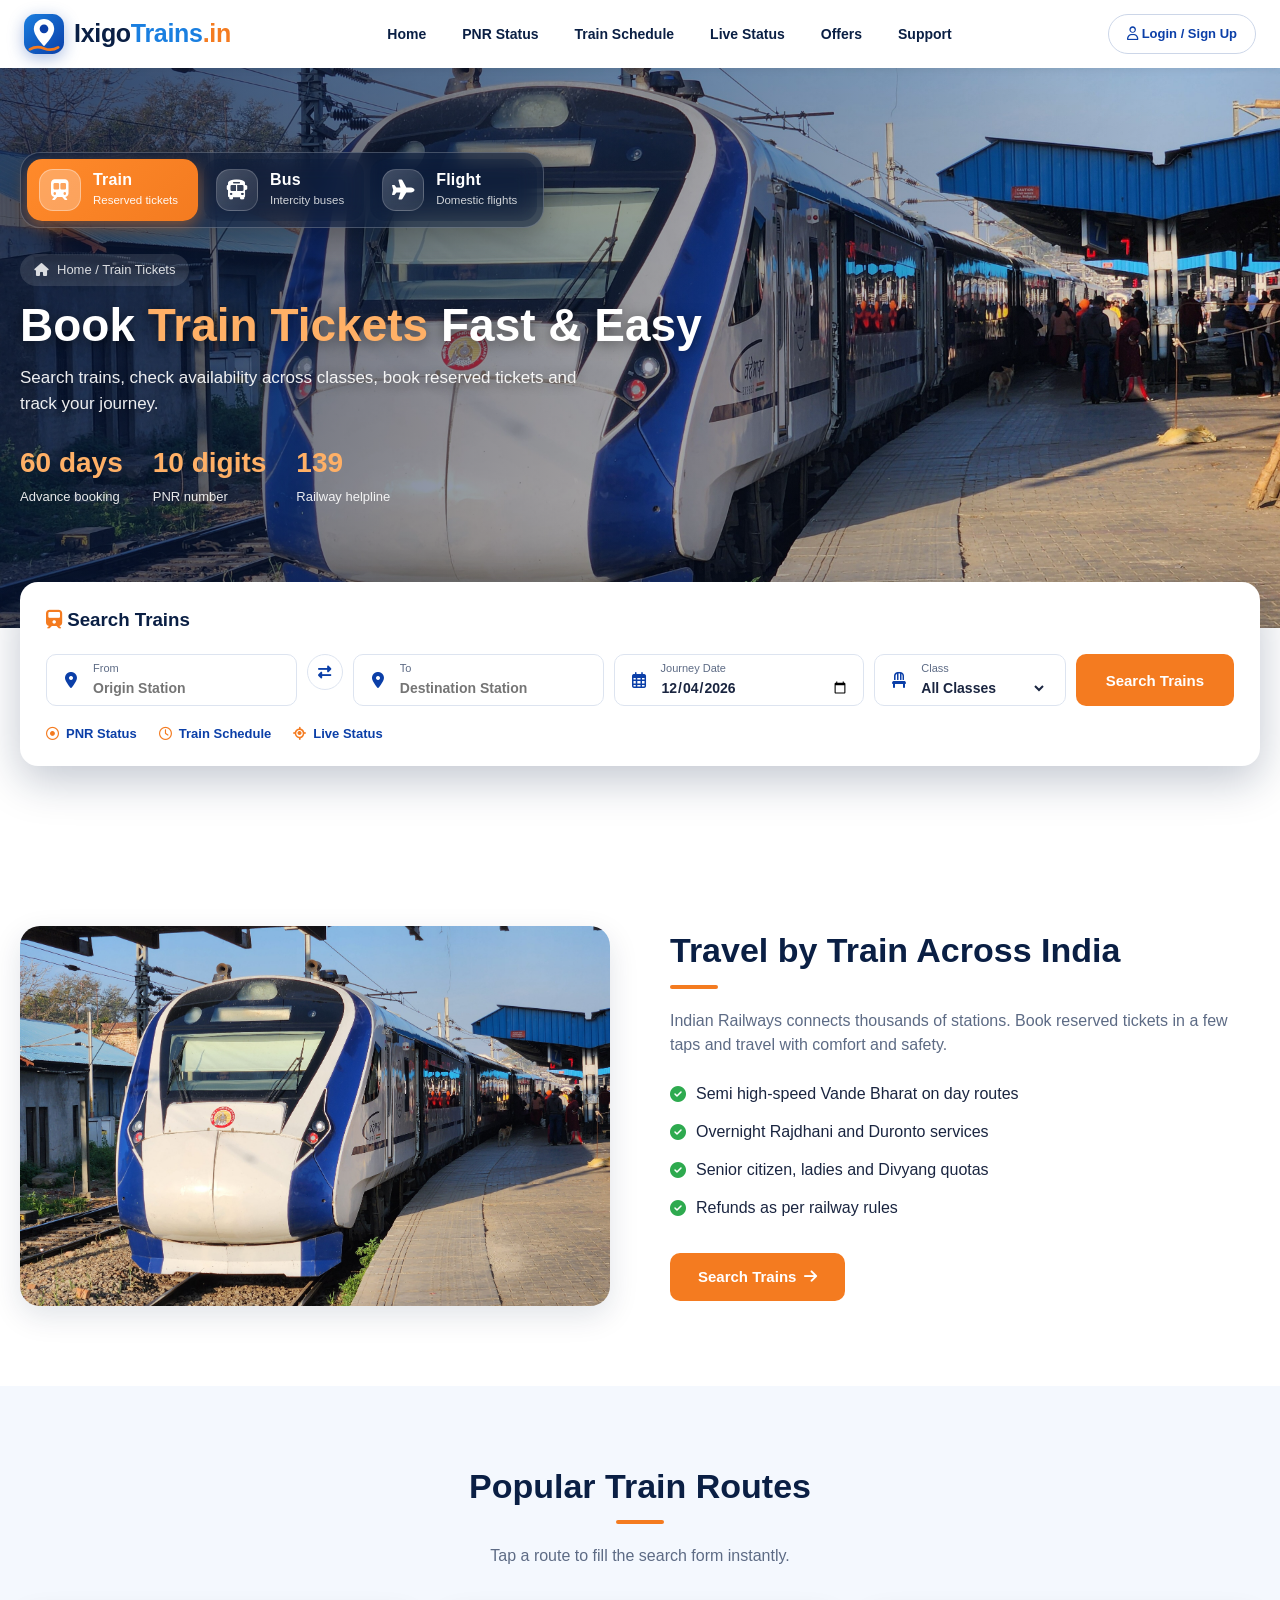
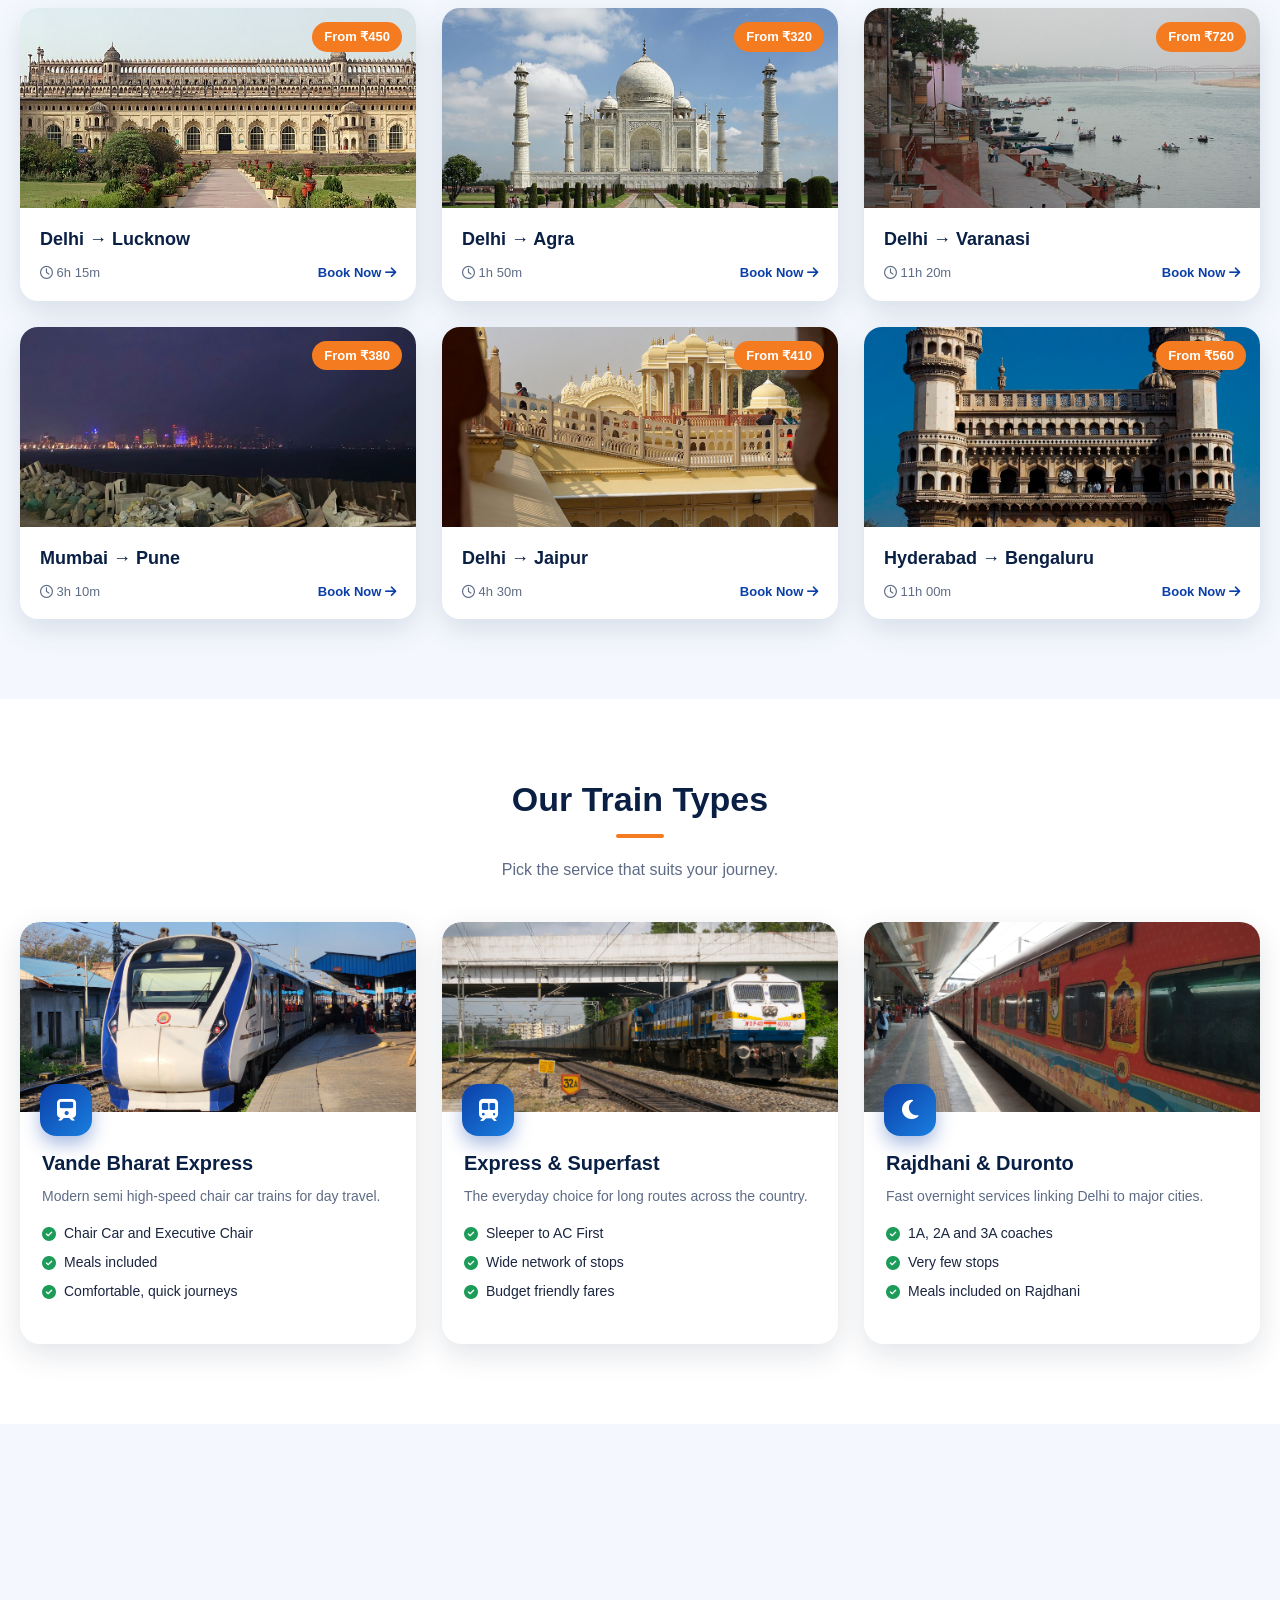
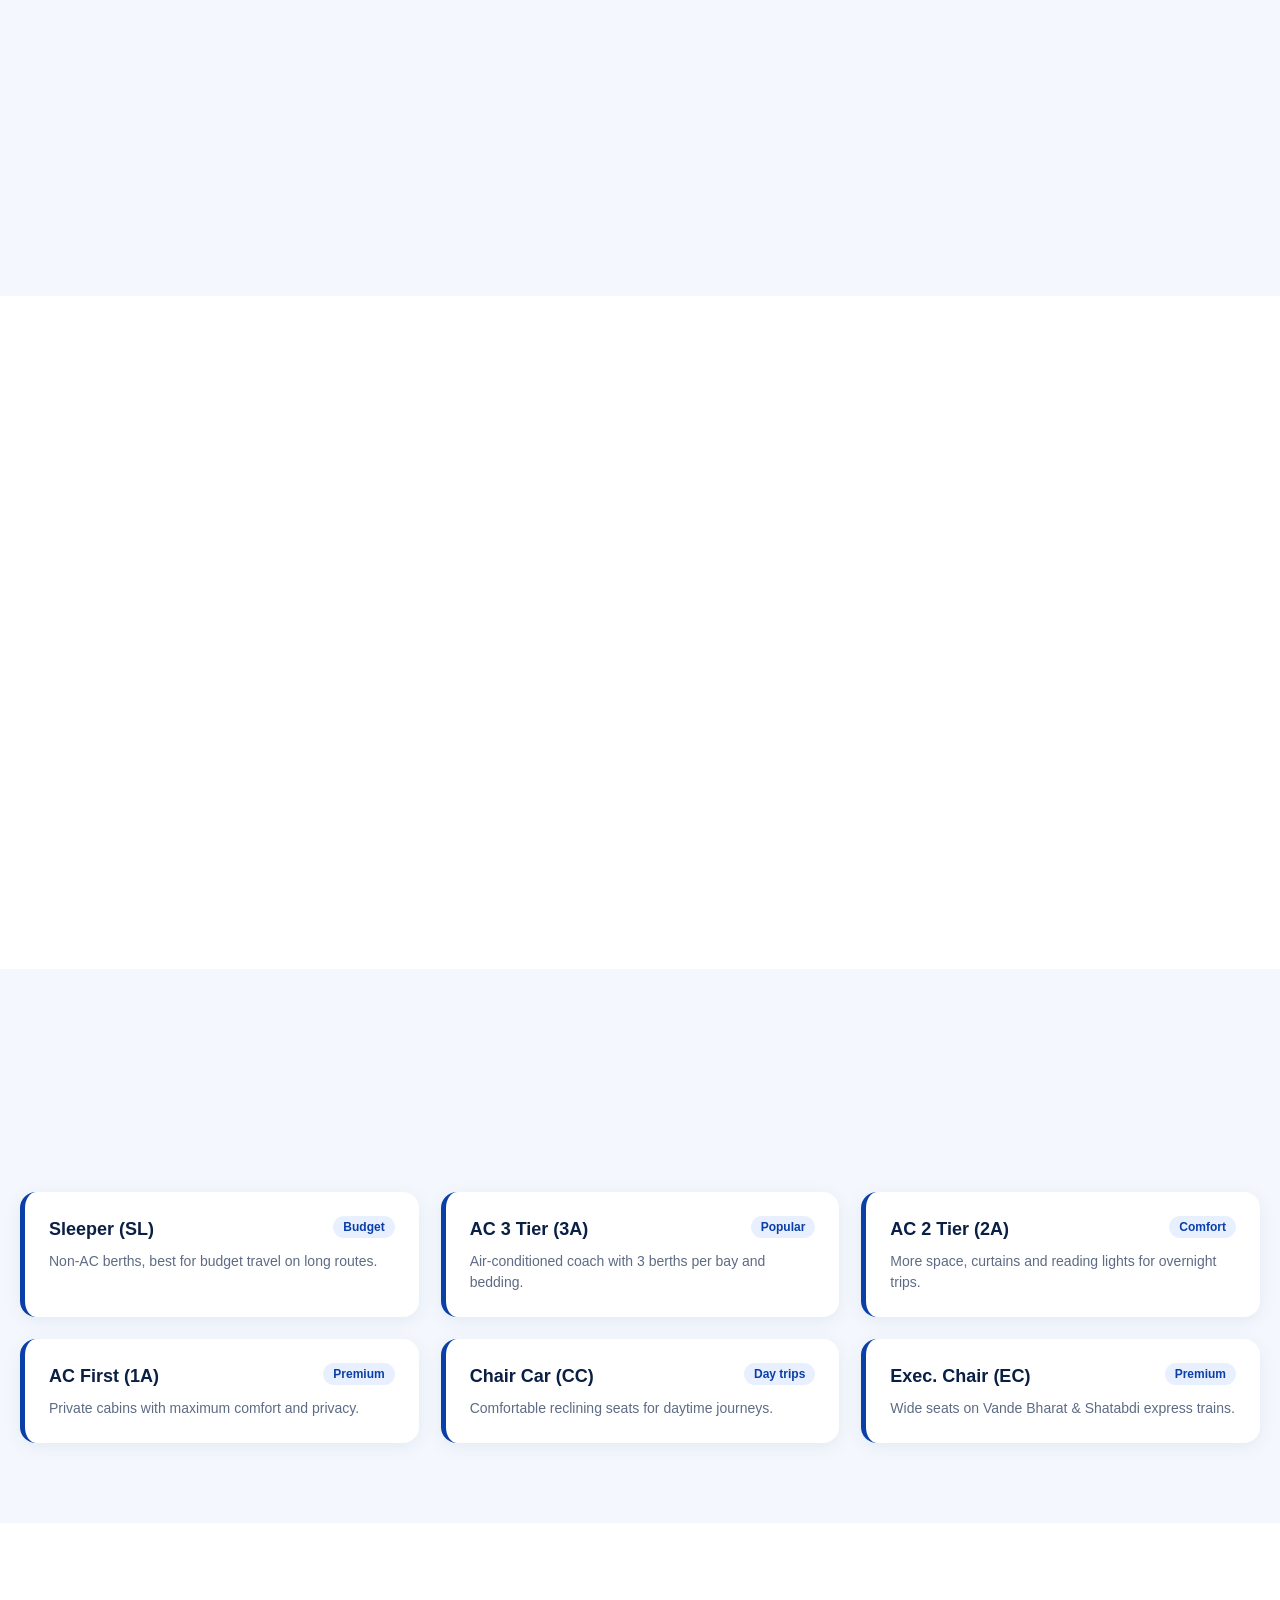
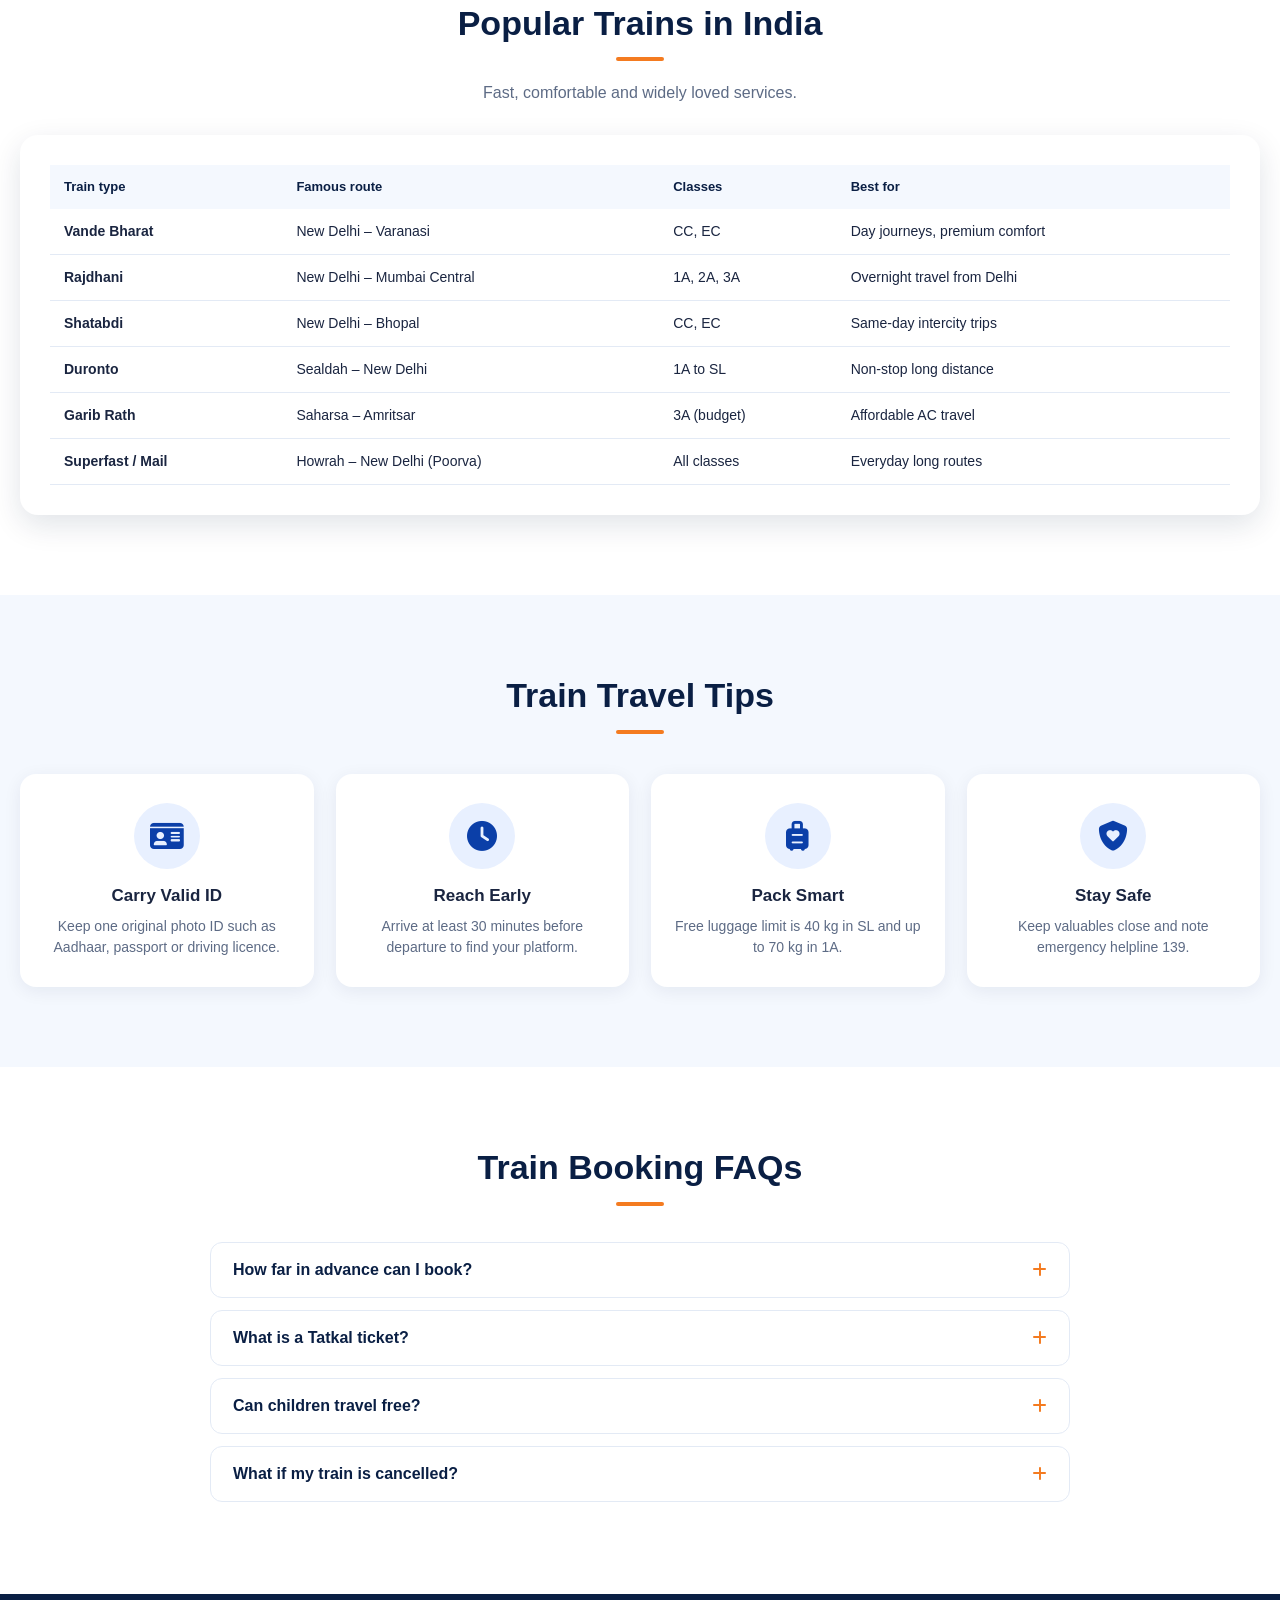
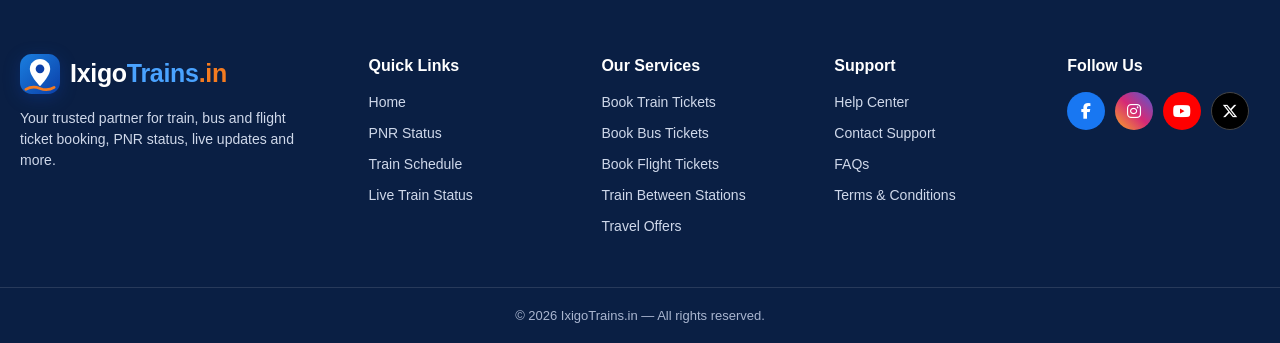
<file: train.html>
<!DOCTYPE html>
<html lang="en">
<head>
<meta charset="UTF-8">
<meta name="viewport" content="width=device-width, initial-scale=1">
<link rel="icon" type="image/svg+xml" href="favicon.svg">
<title>Train Tickets – IxigoTrains.in</title>
<link rel="stylesheet" href="https://cdnjs.cloudflare.com/ajax/libs/font-awesome/6.5.1/css/all.min.css">
<link rel="stylesheet" href="style.css">
</head>
<body>
<div id="site-header"></div>
<section class="page-hero ph-slider">
  <div class="hero-slides" aria-hidden="true"><div class="slide active" style="background-image:url('images/train1.jpg')"></div><div class="slide" style="background-image:url('images/train4.jpg')"></div><div class="slide" style="background-image:url('images/train2.jpg')"></div><div class="slide" style="background-image:url('images/train3.jpg')"></div><div class="slide" style="background-image:url('images/train5.jpg')"></div></div>
  <div class="container reveal">
    <div class="mode-pick reveal">
      <a class="mp active" href="/train"><i class="fa-solid fa-train-subway"></i><b>Train</b><small>Reserved tickets</small></a>
      <a class="mp" href="/bus"><i class="fa-solid fa-bus"></i><b>Bus</b><small>Intercity buses</small></a>
      <a class="mp" href="/flight"><i class="fa-solid fa-plane"></i><b>Flight</b><small>Domestic flights</small></a>
    </div>
    <span class="crumb"><i class="fa-solid fa-house"></i> Home / Train Tickets</span>
    <h1>Book <span>Train Tickets</span> Fast &amp; Easy</h1>
    <p>Search trains, check availability across classes, book reserved tickets and track your journey.</p>
    <div class="mini-stats"><div><b>60 days</b><span>Advance booking</span></div><div><b>10 digits</b><span>PNR number</span></div><div><b>139</b><span>Railway helpline</span></div></div>
  </div>
</section>

<section style="padding-top:0">
  <div class="container">
    <div class="search-card" style="margin-top:-46px;margin-bottom:0;padding-top:24px">
      <h3 style="color:var(--navy)"><i class="fa-solid fa-train" style="color:var(--orange)"></i> Search Trains</h3>
      <form class="search-row" id="bookForm">
        <div class="field"><i class="fa-solid fa-location-dot"></i><div><label>From</label><input id="from" placeholder="Origin Station" list="stations"></div></div>
        <button type="button" class="swap" id="swap" aria-label="Swap"><i class="fa-solid fa-right-left"></i></button>
        <div class="field"><i class="fa-solid fa-location-dot"></i><div><label>To</label><input id="to" placeholder="Destination Station" list="stations"></div></div>
        <div class="field"><i class="fa-regular fa-calendar-days"></i><div><label>Journey Date</label><input id="date" type="date"></div></div>
        <div class="field small"><i class="fa-solid fa-chair"></i><div><label>Class</label><select id="cls"><option>All Classes</option><option>SL</option><option>3A</option><option>2A</option><option>1A</option><option>CC</option></select></div></div>
        <button class="search-btn" type="submit">Search Trains</button>
      </form>
      <div class="quick-links"><a href="/pnr"><i class="fa-regular fa-circle-dot"></i> PNR Status</a><a href="/schedule"><i class="fa-regular fa-clock"></i> Train Schedule</a><a href="/live"><i class="fa-solid fa-location-crosshairs"></i> Live Status</a></div>
    </div>
  </div>
</section>
<section><div class="container split"><img class="photo reveal left" src="images/train1.jpg" alt="Vande Bharat Express" loading="lazy"><div class="reveal right"><h2 class="title" style="text-align:left">Travel by Train Across India</h2><span class="underline" style="margin-left:0"></span><p class="sub" style="text-align:left;margin-left:0">Indian Railways connects thousands of stations. Book reserved tickets in a few taps and travel with comfort and safety.</p><ul class="checks" style="margin-left:0"><li><i class="fa-solid fa-circle-check"></i> Semi high-speed Vande Bharat on day routes</li><li><i class="fa-solid fa-circle-check"></i> Overnight Rajdhani and Duronto services</li><li><i class="fa-solid fa-circle-check"></i> Senior citizen, ladies and Divyang quotas</li><li><i class="fa-solid fa-circle-check"></i> Refunds as per railway rules</li></ul><a href="#book" class="btn">Search Trains <i class="fa-solid fa-arrow-right"></i></a></div></div></section>
<section class="bg-soft"><div class="container"><div class="center reveal"><h2 class="title">Popular Train Routes</h2><span class="underline"></span><p class="sub">Tap a route to fill the search form instantly.</p></div><div class="route-grid"><article class="route reveal" data-from="New Delhi (NDLS)" data-to="Lucknow (LKO)"><div class="img"><img src="images/d-lucknow.jpg" alt="Delhi → Lucknow" loading="lazy"></div><span class="price">From ₹450</span><div class="info"><h4>Delhi → Lucknow</h4><div class="meta"><span><i class="fa-regular fa-clock"></i> 6h 15m</span><span class="go">Book Now <i class="fa-solid fa-arrow-right"></i></span></div></div></article><article class="route reveal" data-from="New Delhi (NDLS)" data-to="Agra Cantt (AGC)"><div class="img"><img src="images/d-agra.jpg" alt="Delhi → Agra" loading="lazy"></div><span class="price">From ₹320</span><div class="info"><h4>Delhi → Agra</h4><div class="meta"><span><i class="fa-regular fa-clock"></i> 1h 50m</span><span class="go">Book Now <i class="fa-solid fa-arrow-right"></i></span></div></div></article><article class="route reveal" data-from="New Delhi (NDLS)" data-to="Varanasi (BSB)"><div class="img"><img src="images/d-varanasi.jpg" alt="Delhi → Varanasi" loading="lazy"></div><span class="price">From ₹720</span><div class="info"><h4>Delhi → Varanasi</h4><div class="meta"><span><i class="fa-regular fa-clock"></i> 11h 20m</span><span class="go">Book Now <i class="fa-solid fa-arrow-right"></i></span></div></div></article><article class="route reveal" data-from="Mumbai Central (BCT)" data-to="Pune (PUNE)"><div class="img"><img src="images/d-mumbai.jpg" alt="Mumbai → Pune" loading="lazy"></div><span class="price">From ₹380</span><div class="info"><h4>Mumbai → Pune</h4><div class="meta"><span><i class="fa-regular fa-clock"></i> 3h 10m</span><span class="go">Book Now <i class="fa-solid fa-arrow-right"></i></span></div></div></article><article class="route reveal" data-from="New Delhi (NDLS)" data-to="Jaipur (JP)"><div class="img"><img src="images/d-jaipur.jpg" alt="Delhi → Jaipur" loading="lazy"></div><span class="price">From ₹410</span><div class="info"><h4>Delhi → Jaipur</h4><div class="meta"><span><i class="fa-regular fa-clock"></i> 4h 30m</span><span class="go">Book Now <i class="fa-solid fa-arrow-right"></i></span></div></div></article><article class="route reveal" data-from="Hyderabad (HYB)" data-to="Bengaluru (SBC)"><div class="img"><img src="images/d-hyderabad.jpg" alt="Hyderabad → Bengaluru" loading="lazy"></div><span class="price">From ₹560</span><div class="info"><h4>Hyderabad → Bengaluru</h4><div class="meta"><span><i class="fa-regular fa-clock"></i> 11h 00m</span><span class="go">Book Now <i class="fa-solid fa-arrow-right"></i></span></div></div></article></div></div></section>
<section><div class="container"><div class="center reveal"><h2 class="title">Our Train Types</h2><span class="underline"></span><p class="sub">Pick the service that suits your journey.</p></div><div class="mode-grid"><div class="mode reveal"><div class="m-img" style="background-image:url('images/train1.jpg')"><i class="fa-solid fa-train"></i></div><div class="m-body"><h4>Vande Bharat Express</h4><p>Modern semi high-speed chair car trains for day travel.</p><ul><li><i class="fa-solid fa-circle-check"></i> Chair Car and Executive Chair</li><li><i class="fa-solid fa-circle-check"></i> Meals included</li><li><i class="fa-solid fa-circle-check"></i> Comfortable, quick journeys</li></ul></div></div><div class="mode reveal"><div class="m-img" style="background-image:url('images/train2.jpg')"><i class="fa-solid fa-train-subway"></i></div><div class="m-body"><h4>Express &amp; Superfast</h4><p>The everyday choice for long routes across the country.</p><ul><li><i class="fa-solid fa-circle-check"></i> Sleeper to AC First</li><li><i class="fa-solid fa-circle-check"></i> Wide network of stops</li><li><i class="fa-solid fa-circle-check"></i> Budget friendly fares</li></ul></div></div><div class="mode reveal"><div class="m-img" style="background-image:url('images/train3.jpg')"><i class="fa-solid fa-moon"></i></div><div class="m-body"><h4>Rajdhani &amp; Duronto</h4><p>Fast overnight services linking Delhi to major cities.</p><ul><li><i class="fa-solid fa-circle-check"></i> 1A, 2A and 3A coaches</li><li><i class="fa-solid fa-circle-check"></i> Very few stops</li><li><i class="fa-solid fa-circle-check"></i> Meals included on Rajdhani</li></ul></div></div></div></div></section>
<section class="bg-soft"><div class="container"><div class="center reveal"><h2 class="title">Why Book Train Tickets Here</h2><span class="underline"></span></div><div class="svc-grid"><div class="card reveal d1"><i class="fa-solid fa-magnifying-glass-chart big"></i><h4>Smart Search</h4><p>Compare trains, timings, duration and fares side by side.</p></div><div class="card reveal d2"><i class="fa-solid fa-ticket big"></i><h4>PNR &amp; Live Status</h4><p>Check PNR and track running status from one place.</p></div><div class="card reveal d3"><i class="fa-solid fa-bell big"></i><h4>Platform Info</h4><p>See the platform your train is expected on.</p></div><div class="card reveal d4"><i class="fa-solid fa-rotate-left big"></i><h4>Easy Cancellation</h4><p>Cancel anytime and get refunds as per railway rules.</p></div></div></div></section>
<section><div class="container"><div class="center reveal"><h2 class="title">Booking Quotas Explained</h2><span class="underline"></span><p class="sub">Choose the quota that suits your travel plan.</p></div><div class="panel reveal" style="margin:30px 0 0"><div class="table-wrap"><table class="tbl"><thead><tr><th>Quota</th><th>Who it is for</th><th>Booking opens</th><th>Notes</th></tr></thead><tbody><tr><td><b>General (GN)</b></td><td>All passengers</td><td>60 days before</td><td>Standard fares apply</td></tr><tr><td><b>Tatkal (TQ)</b></td><td>Last-minute travel</td><td>1 day before, 10 AM (AC) / 11 AM (SL)</td><td>Extra charges, limited refund</td></tr><tr><td><b>Premium Tatkal</b></td><td>Last-minute, dynamic fare</td><td>1 day before</td><td>Fare changes with demand</td></tr><tr><td><b>Ladies (LD)</b></td><td>Women travelling alone / with children</td><td>60 days before</td><td>Limited seats per train</td></tr><tr><td><b>Senior Citizen (SS)</b></td><td>Men 60+, women 58+</td><td>60 days before</td><td>Lower berth preferred</td></tr><tr><td><b>Divyang (HP)</b></td><td>Passengers with disabilities</td><td>60 days before</td><td>Concession available</td></tr></tbody></table></div></div></div></section>
<section class="bg-soft">
  <div class="container">
    <div class="center reveal">
      <h2 class="title">Choose Your Travel Class</h2><span class="underline"></span>
      <p class="sub">Pick the comfort level that suits your journey and budget.</p>
    </div>
    <div class="cls-grid">
      <div class="cls reveal d1"><b>Sleeper (SL)</b><span>Budget</span><p>Non-AC berths, best for budget travel on long routes.</p></div>
      <div class="cls reveal d2"><b>AC 3 Tier (3A)</b><span>Popular</span><p>Air-conditioned coach with 3 berths per bay and bedding.</p></div>
      <div class="cls reveal d3"><b>AC 2 Tier (2A)</b><span>Comfort</span><p>More space, curtains and reading lights for overnight trips.</p></div>
      <div class="cls reveal d1"><b>AC First (1A)</b><span>Premium</span><p>Private cabins with maximum comfort and privacy.</p></div>
      <div class="cls reveal d2"><b>Chair Car (CC)</b><span>Day trips</span><p>Comfortable reclining seats for daytime journeys.</p></div>
      <div class="cls reveal d3"><b>Exec. Chair (EC)</b><span>Premium</span><p>Wide seats on Vande Bharat &amp; Shatabdi express trains.</p></div>
    </div>
  </div>
</section>
<section><div class="container"><div class="center reveal"><h2 class="title">Popular Trains in India</h2><span class="underline"></span><p class="sub">Fast, comfortable and widely loved services.</p></div><div class="panel reveal" style="margin:30px 0 0"><div class="table-wrap"><table class="tbl"><thead><tr><th>Train type</th><th>Famous route</th><th>Classes</th><th>Best for</th></tr></thead><tbody><tr><td><b>Vande Bharat</b></td><td>New Delhi – Varanasi</td><td>CC, EC</td><td>Day journeys, premium comfort</td></tr><tr><td><b>Rajdhani</b></td><td>New Delhi – Mumbai Central</td><td>1A, 2A, 3A</td><td>Overnight travel from Delhi</td></tr><tr><td><b>Shatabdi</b></td><td>New Delhi – Bhopal</td><td>CC, EC</td><td>Same-day intercity trips</td></tr><tr><td><b>Duronto</b></td><td>Sealdah – New Delhi</td><td>1A to SL</td><td>Non-stop long distance</td></tr><tr><td><b>Garib Rath</b></td><td>Saharsa – Amritsar</td><td>3A (budget)</td><td>Affordable AC travel</td></tr><tr><td><b>Superfast / Mail</b></td><td>Howrah – New Delhi (Poorva)</td><td>All classes</td><td>Everyday long routes</td></tr></tbody></table></div></div></div></section>
<section class="bg-soft"><div class="container"><div class="center reveal"><h2 class="title">Train Travel Tips</h2><span class="underline"></span></div><div class="svc-grid"><div class="card reveal d1"><i class="fa-solid fa-id-card big"></i><h4>Carry Valid ID</h4><p>Keep one original photo ID such as Aadhaar, passport or driving licence.</p></div><div class="card reveal d2"><i class="fa-solid fa-clock big"></i><h4>Reach Early</h4><p>Arrive at least 30 minutes before departure to find your platform.</p></div><div class="card reveal d3"><i class="fa-solid fa-suitcase-rolling big"></i><h4>Pack Smart</h4><p>Free luggage limit is 40 kg in SL and up to 70 kg in 1A.</p></div><div class="card reveal d4"><i class="fa-solid fa-shield-heart big"></i><h4>Stay Safe</h4><p>Keep valuables close and note emergency helpline 139.</p></div></div></div></section>
<section><div class="container"><div class="center reveal"><h2 class="title">Train Booking FAQs</h2><span class="underline"></span></div><div class="faq reveal"><div class="faq-item"><button class="faq-q">How far in advance can I book? <i class="fa-solid fa-plus"></i></button><div class="faq-a">Advance reservation opens 60 days before the journey date, excluding the date of travel.</div></div><div class="faq-item"><button class="faq-q">What is a Tatkal ticket? <i class="fa-solid fa-plus"></i></button><div class="faq-a">Tatkal is a last-minute quota that opens one day before the journey at an additional charge.</div></div><div class="faq-item"><button class="faq-q">Can children travel free? <i class="fa-solid fa-plus"></i></button><div class="faq-a">Children under 5 travel free without a berth. Children aged 5–11 can be booked half fare with or without a berth.</div></div><div class="faq-item"><button class="faq-q">What if my train is cancelled? <i class="fa-solid fa-plus"></i></button><div class="faq-a">Fully cancelled trains are refunded automatically to your original payment mode.</div></div></div></div></section>

<div id="site-footer"></div>
<script src="script.js"></script>
</body>
</html>
</file>
<file: style.css>
*{box-sizing:border-box;margin:0;padding:0}
:root{--blue:#0b3fa8;--blue2:#1a7fe0;--navy:#0a1f44;--orange:#f47b20;--bg:#f4f8fe;--text:#1a2540;--muted:#5d6b85;--line:#e3eaf5;--shadow:0 10px 30px rgba(10,31,68,.12)}
html{scroll-behavior:smooth}
body{font-family:'Segoe UI',Roboto,Arial,sans-serif;color:var(--text);background:#fff;line-height:1.5;animation:pageIn .6s ease both;overflow-x:clip}
@keyframes pageIn{from{opacity:0;transform:translateY(10px)}to{opacity:1;transform:none}}
a{text-decoration:none;color:inherit}
img{max-width:100%}
.hidden{display:none!important}
.container{max-width:1400px;margin:0 auto;padding:0 20px}
section{padding:80px 0}
h2.title{font-size:34px;line-height:1.2;color:var(--navy);font-weight:800}
.sub{color:var(--muted);margin-top:10px;font-size:16px;max-width:620px}
.underline{display:block;width:48px;height:4px;background:var(--orange);border-radius:2px;margin:14px 0 20px}
.center{text-align:center}.center .underline,.center .sub{margin-left:auto;margin-right:auto}
.bg-soft{background:var(--bg)}

/* reveal animations */
.reveal{opacity:0;transform:translateY(34px);transition:opacity .8s ease,transform .8s ease}
.reveal.left{transform:translateX(-40px)}.reveal.right{transform:translateX(40px)}.reveal.zoom{transform:scale(.92)}
.reveal.in{opacity:1;transform:none}
.d1{transition-delay:.1s}.d2{transition-delay:.2s}.d3{transition-delay:.3s}.d4{transition-delay:.4s}.d5{transition-delay:.5s}

/* buttons */
.btn{display:inline-flex;align-items:center;gap:8px;background:var(--orange);color:#fff;border:0;border-radius:10px;padding:13px 28px;font-size:15px;font-weight:700;cursor:pointer;position:relative;overflow:hidden;transition:.25s;font-family:inherit}
.btn:hover{background:#e06a10;transform:translateY(-2px);box-shadow:0 8px 20px rgba(244,123,32,.4)}
.btn.outline{background:none;border:1.5px solid var(--blue);color:var(--blue)}
.btn.outline:hover{background:var(--blue);color:#fff;box-shadow:none}
.btn.white{background:#fff;color:var(--blue)}
.ripple{position:absolute;border-radius:50%;background:rgba(255,255,255,.5);transform:scale(0);animation:rip .6s linear;pointer-events:none}
@keyframes rip{to{transform:scale(4);opacity:0}}

/* navbar */
.navbar{position:sticky;top:0;z-index:100;height:68px;background:rgba(255,255,255,.95);backdrop-filter:blur(10px);display:flex;align-items:center;justify-content:space-between;padding:0 24px;box-shadow:0 1px 8px rgba(0,0,0,.07);transition:.3s}
.navbar.scrolled{height:60px;box-shadow:0 4px 20px rgba(0,0,0,.1)}
.logo{display:flex;align-items:center;gap:8px;font-size:24px;font-weight:700;color:var(--navy)}
.logo i{color:var(--blue);font-size:26px}
.logo b{color:var(--blue2)}
.logo.light{color:#fff}.logo.light i{color:#fff}.logo.light b{color:#4aa3ff}
nav{display:flex;gap:36px;font-size:14px;font-weight:600;color:var(--navy)}
nav a{position:relative;padding:6px 0}
nav a:after{content:'';position:absolute;left:0;bottom:0;height:2px;width:0;background:var(--blue);transition:.3s}
nav a:hover:after,nav a.active:after{width:100%}
nav a.active,nav a:hover{color:var(--blue)}
.login{border:1px solid #ccd6e8;border-radius:24px;padding:9px 18px;font-size:13px;font-weight:600;color:var(--blue);transition:.25s}
.login:hover{background:var(--blue);color:#fff}
.menu-btn{display:none;background:none;border:0;font-size:22px;color:var(--navy);cursor:pointer}

/* hero */
.hero{position:relative;padding:70px 0 0;color:#fff;overflow:visible;background:linear-gradient(135deg,#0b3fa8,#0a1f44);isolation:isolate}
.hero:before{display:none}
.hero:after{content:'';position:absolute;inset:0;z-index:-1;background:linear-gradient(100deg,rgba(6,22,56,.88) 0%,rgba(6,22,56,.55) 45%,rgba(6,22,56,.1) 100%)}
.hero-inner{display:grid;grid-template-columns:1.2fr 1fr;gap:30px;align-items:center;min-height:380px}
.badge{display:inline-flex;gap:8px;align-items:center;background:rgba(255,255,255,.18);backdrop-filter:blur(6px);padding:8px 16px;border-radius:20px;font-size:13px;font-weight:600}
.hero h1{font-size:54px;line-height:1.1;margin:22px 0 16px;font-weight:800}
.hero h1 span{color:#ffb066}
.hero p{font-size:18px;max-width:520px;opacity:.95}
.hero-actions{display:flex;gap:14px;margin-top:28px;flex-wrap:wrap}
.hero-stats{display:flex;gap:14px;justify-self:end;flex-direction:column}
.glass{background:rgba(255,255,255,.14);backdrop-filter:blur(10px);border:1px solid rgba(255,255,255,.25);border-radius:16px;padding:16px 22px;display:flex;gap:14px;align-items:center;animation:float 5s ease-in-out infinite}
.glass:nth-child(2){animation-delay:1.2s;margin-left:40px}.glass:nth-child(3){animation-delay:2.4s}
.glass i{font-size:24px;color:#ffb066}.glass b{font-size:20px;display:block}.glass small{opacity:.85}
@keyframes float{0%,100%{transform:translateY(0)}50%{transform:translateY(-10px)}}
.rail{position:absolute;left:0;right:0;bottom:0;height:4px;background:repeating-linear-gradient(90deg,rgba(255,255,255,.5) 0 14px,transparent 14px 24px);overflow:visible}
.rail i{position:absolute;top:-26px;font-size:24px;color:#ffb066;animation:run 14s linear infinite}
@keyframes run{from{left:-5%}to{left:105%}}
.page-hero{position:relative;padding:60px 0 100px;color:#fff;isolation:isolate;background:linear-gradient(135deg,#0a1f44,#0b3fa8)}
.page-hero:before{content:'';position:absolute;inset:0;z-index:-2;background:var(--ph-img) center/cover}
.page-hero:after{content:'';position:absolute;inset:0;z-index:-1;background:linear-gradient(100deg,rgba(6,22,56,.93) 0%,rgba(6,22,56,.7) 55%,rgba(6,22,56,.35) 100%)}
.ph-grid{display:grid;grid-template-columns:1.3fr 1fr;gap:40px;align-items:center}
.page-hero h1{font-size:46px;line-height:1.12;font-weight:800;margin:14px 0}
.page-hero h1 span{color:#ffb066}
.page-hero p{opacity:.92;font-size:17px;max-width:560px}
.crumb{font-size:13px;opacity:.85;display:inline-flex;gap:8px;align-items:center;background:rgba(255,255,255,.14);padding:6px 14px;border-radius:20px}
.chips{display:flex;gap:10px;flex-wrap:wrap;margin-top:22px}
.chips span{background:rgba(255,255,255,.14);border:1px solid rgba(255,255,255,.25);padding:8px 14px;border-radius:20px;font-size:13px;font-weight:600;display:inline-flex;gap:8px;align-items:center}
.chips i{color:#ffb066}
.ph-card{background:rgba(255,255,255,.13);backdrop-filter:blur(12px);border:1px solid rgba(255,255,255,.28);border-radius:20px;padding:24px 26px;animation:float 6s ease-in-out infinite}
.ph-card h4{font-size:16px;margin-bottom:14px;display:flex;gap:10px;align-items:center}
.ph-card h4 i{color:#ffb066}
.ph-row{display:flex;justify-content:space-between;gap:14px;padding:10px 0;border-top:1px solid rgba(255,255,255,.2);font-size:14px}
.ph-row b{color:#ffd2ad}

/* search card */
.search-card{position:relative;z-index:5;background:#fff;border-radius:18px;box-shadow:0 14px 44px rgba(10,31,68,.25);padding:0 24px 24px;color:var(--text);margin-bottom:-52px;margin-top:30px}
.tabs{display:flex;justify-content:space-between;padding:0 10px;border-bottom:1px solid var(--line)}
.tab{flex:1;background:none;border:0;padding:20px 0 14px;font-size:14px;font-weight:600;color:var(--navy);cursor:pointer;border-bottom:3px solid transparent;display:flex;gap:8px;align-items:center;justify-content:center;margin-bottom:-1px;transition:.25s;font-family:inherit}
.tab:hover{color:var(--blue)}
.tab.active{border-color:var(--orange);color:var(--blue)}
.search-row{display:flex;gap:10px;align-items:center;margin-top:20px;animation:pageIn .4s}
.field{flex:1.3;display:flex;align-items:center;gap:12px;border:1px solid #dde4f0;border-radius:10px;padding:8px 14px;height:52px;min-width:0;transition:.25s;background:#fff}
.field:focus-within{border-color:var(--blue);box-shadow:0 0 0 3px rgba(11,63,168,.12)}
.field>i{color:var(--blue)}
.field.small{flex:.9}.field.wide{flex:1}
.field div{flex:1;min-width:0}
.field label{display:block;font-size:11px;color:var(--muted)}
.field input,.field select{width:100%;border:0;outline:0;background:none;font-size:14px;font-weight:600;color:var(--text);font-family:inherit}
.swap{width:36px;height:36px;border-radius:50%;border:1px solid #dde4f0;background:#fff;color:var(--blue);cursor:pointer;flex:none;transition:.4s}
.swap:hover{transform:rotate(180deg);background:var(--blue);color:#fff}
.search-btn{background:var(--orange);color:#fff;border:0;border-radius:10px;height:52px;padding:0 30px;font-size:15px;font-weight:700;cursor:pointer;white-space:nowrap;position:relative;overflow:hidden;transition:.25s;font-family:inherit}
.search-btn:hover{background:#e06a10;transform:translateY(-2px)}

/* features */
.features{padding:110px 0 30px}
.feat-grid{display:grid;grid-template-columns:repeat(4,1fr);gap:20px}
.feat{display:flex;align-items:center;gap:14px;padding:16px;border-radius:14px;transition:.3s}
.feat:hover{background:var(--bg);transform:translateY(-4px)}
.feat b{display:block;font-size:15px}.feat small{font-size:13px;color:var(--muted)}
.ico{width:50px;height:50px;border-radius:50%;display:grid;place-items:center;font-size:20px;flex:none}
.yellow{background:#fff4d6;color:#f5a800}.green{background:#e3f6e8;color:#2eaa4f}.orange{background:#ffe9d6;color:var(--orange)}.bluei{background:#e1ecff;color:var(--blue)}

/* stats */
.stats{background:linear-gradient(120deg,var(--navy),var(--blue));color:#fff;padding:54px 0}
.stat-grid{display:grid;grid-template-columns:repeat(4,1fr);gap:20px;text-align:center}
.stat b{font-size:42px;display:block;font-weight:800}.stat span{opacity:.85}

/* routes */
.route-grid{display:grid;grid-template-columns:repeat(3,1fr);gap:26px;margin-top:40px}
.route{position:relative;border-radius:18px;overflow:hidden;background:#fff;box-shadow:var(--shadow);cursor:pointer;transition:.35s}
.route:hover{transform:translateY(-8px);box-shadow:0 20px 44px rgba(10,31,68,.22)}
.route .img{height:200px;overflow:hidden;background:linear-gradient(135deg,#6a8fd8,#f4a259)}
.route img{width:100%;height:100%;object-fit:cover;transition:.6s}
.route:hover img{transform:scale(1.1)}
.route .price{position:absolute;top:14px;right:14px;background:var(--orange);color:#fff;padding:5px 12px;border-radius:20px;font-size:13px;font-weight:700}
.route .info{padding:18px 20px}
.route h4{font-size:18px;color:var(--navy)}
.meta{display:flex;justify-content:space-between;align-items:center;margin-top:10px;font-size:13px;color:var(--muted)}
.meta .go{color:var(--blue);font-weight:700;transition:.25s}
.route:hover .go{transform:translateX(6px)}

/* services */
.svc-grid{display:grid;grid-template-columns:repeat(4,1fr);gap:22px;margin-top:40px}
.card{background:#fff;border-radius:16px;padding:28px 22px;box-shadow:0 4px 18px rgba(10,31,68,.07);transition:.3s;text-align:center;border:1px solid transparent;display:block}
.card:hover{transform:translateY(-8px);box-shadow:var(--shadow);border-color:var(--line)}
.card i.big{font-size:30px;color:var(--blue);width:66px;height:66px;display:grid;place-items:center;border-radius:50%;background:#e8f0ff;margin:0 auto 14px;transition:.3s}
.card:hover i.big{background:var(--blue);color:#fff;transform:rotateY(180deg)}
.card h4{font-size:17px;margin-bottom:8px}.card p{font-size:14px;color:var(--muted)}

/* steps */
.steps{display:grid;grid-template-columns:repeat(4,1fr);gap:26px;margin-top:46px;position:relative}
.step{text-align:center;position:relative;padding:0 10px}
.step .num{width:70px;height:70px;border-radius:50%;background:linear-gradient(135deg,var(--blue),var(--blue2));color:#fff;font-size:26px;font-weight:800;display:grid;place-items:center;margin:0 auto 16px;box-shadow:0 8px 20px rgba(11,63,168,.35);position:relative;z-index:2}
.step:not(:last-child):after{content:'';position:absolute;top:35px;left:60%;width:80%;border-top:2px dashed #b9c9e6;z-index:1}
.step h4{margin-bottom:6px}.step p{font-size:14px;color:var(--muted)}

/* classes */
.cls-grid{display:grid;grid-template-columns:repeat(3,1fr);gap:22px;margin-top:40px}
.cls{background:#fff;border-radius:16px;padding:24px;box-shadow:0 4px 18px rgba(10,31,68,.07);border-left:5px solid var(--blue);transition:.3s}
.cls:hover{transform:translateX(6px)}
.cls b{font-size:18px;color:var(--navy)}.cls span{float:right;background:#e8f0ff;color:var(--blue);padding:2px 10px;border-radius:12px;font-size:12px;font-weight:700}
.cls p{margin-top:8px;font-size:14px;color:var(--muted)}

/* split */
.split{display:grid;grid-template-columns:1fr 1fr;gap:60px;align-items:center}
.split img.photo{width:100%;border-radius:20px;box-shadow:var(--shadow);height:380px;object-fit:cover}
.checks{list-style:none;margin:18px auto 26px;display:table;text-align:left}
.checks li{padding:7px 0;display:flex;gap:10px;align-items:flex-start}
.checks i{color:#2eaa4f;margin-top:4px}

/* offers */
.offer-grid{display:grid;grid-template-columns:repeat(3,1fr);gap:26px;margin-top:40px}
.offer{background:#fff;border-radius:18px;overflow:hidden;box-shadow:var(--shadow);transition:.3s;position:relative}
.offer:hover{transform:translateY(-8px)}
.offer .top{padding:26px;color:#fff;background:linear-gradient(135deg,var(--blue),var(--blue2));position:relative;overflow:hidden}
.offer:nth-child(2n) .top{background:linear-gradient(135deg,#f47b20,#ffa94d)}
.offer:nth-child(3n) .top{background:linear-gradient(135deg,#1c9c58,#52c685)}
.offer .top:after{content:'';position:absolute;right:-30px;top:-30px;width:120px;height:120px;border-radius:50%;background:rgba(255,255,255,.15)}
.offer .top h3{font-size:34px}.offer .top small{opacity:.9}
.offer .body{padding:20px 24px 24px}
.offer .body p{font-size:14px;color:var(--muted);margin-bottom:14px}
.coupon{display:flex;justify-content:space-between;align-items:center;border:2px dashed #b9c9e6;border-radius:10px;padding:8px 8px 8px 14px;font-weight:800;letter-spacing:1px;color:var(--navy)}
.coupon button{background:var(--navy);color:#fff;border:0;border-radius:8px;padding:8px 14px;font-weight:600;cursor:pointer;font-size:13px;transition:.2s}
.coupon button:hover{background:var(--orange)}

/* testimonials */
.testi-grid{display:grid;grid-template-columns:repeat(3,1fr);gap:24px;margin-top:40px}
.testi{background:#fff;border-radius:16px;padding:26px;box-shadow:0 4px 18px rgba(10,31,68,.07);transition:.3s}
.testi:hover{transform:translateY(-6px);box-shadow:var(--shadow)}
.stars{color:#f5a800;margin-bottom:10px}
.testi p{font-size:14px;color:var(--muted);margin-bottom:16px}
.who{display:flex;align-items:center;gap:12px}
.av{width:44px;height:44px;border-radius:50%;background:linear-gradient(135deg,var(--blue),var(--blue2));color:#fff;display:grid;place-items:center;font-weight:700}

/* faq */
.faq{max-width:860px;margin:36px auto 0}
.faq-item{background:#fff;border:1px solid var(--line);border-radius:12px;margin-bottom:12px;overflow:hidden;transition:.3s}
.faq-item.open{box-shadow:var(--shadow);border-color:#c9d8f3}
.faq-q{width:100%;text-align:left;background:none;border:0;padding:18px 22px;font-size:16px;font-weight:600;color:var(--navy);cursor:pointer;display:flex;justify-content:space-between;align-items:center;font-family:inherit}
.faq-q i{transition:.3s;color:var(--orange)}
.faq-item.open .faq-q i{transform:rotate(45deg)}
.faq-a{max-height:0;overflow:hidden;transition:max-height .4s ease;padding:0 22px;color:var(--muted);font-size:15px}
.faq-item.open .faq-a{padding-bottom:18px}

/* app */
.app{background:linear-gradient(120deg,#0b3fa8,#1a7fe0);color:#fff;overflow:hidden;position:relative}
.app .title{color:#fff}
.app-grid{display:grid;grid-template-columns:1fr 1fr;align-items:center;gap:40px}
.phones{position:relative;height:420px}
.phone{position:absolute;border-radius:30px;border:6px solid #111;background:#111;overflow:hidden;box-shadow:0 20px 50px rgba(0,0,0,.4)}
.p1{left:12%;top:40px;width:190px;height:380px;transform:rotate(-6deg);animation:float 6s ease-in-out infinite}
.p2{left:42%;top:10px;width:200px;height:390px;transform:rotate(5deg);animation:float 6s ease-in-out infinite 1.5s}
.screen{width:100%;height:100%;border-radius:24px}
.screen.blue{background:linear-gradient(180deg,#1349b8,#0a2a70);display:flex;flex-direction:column;align-items:center;justify-content:center;gap:10px;font-weight:700;font-size:18px}
.screen.blue i{font-size:40px}
.screen.white{background:#fff;padding:14px 12px;font-size:10px;color:var(--text)}
.mini-img{height:70px;border-radius:8px;background:linear-gradient(135deg,#4a7fd0,#8fc1ee);margin-bottom:8px}
.screen h6{font-size:12px;margin-bottom:8px}
.mini{border:1px solid #e1e7f2;border-radius:6px;padding:6px 8px;margin-bottom:6px;color:var(--muted)}
.mini b{color:var(--text);font-size:11px}
.mini-btn{background:var(--orange);color:#fff;border-radius:6px;text-align:center;padding:8px;font-weight:700;margin-top:8px}
.app p{opacity:.92;margin-bottom:24px;font-size:17px}
.stores{display:flex;gap:16px;flex-wrap:wrap}
.store{display:flex;align-items:center;gap:10px;background:#000;color:#fff;border-radius:10px;padding:9px 18px;font-size:19px;font-weight:600;border:1px solid #555;transition:.25s}
.store:hover{transform:translateY(-4px)}
.store i{font-size:28px}
.store span{display:flex;flex-direction:column;line-height:1.1}
.store small{font-size:10px;font-weight:400}

/* cta/newsletter */
.cta{background:var(--navy);color:#fff;border-radius:22px;padding:44px 50px;display:flex;justify-content:space-between;align-items:center;gap:30px;flex-wrap:wrap}
.cta h3{font-size:26px}.cta p{opacity:.8}
.news{display:flex;gap:10px;flex:1;max-width:460px;min-width:260px}
.news input{flex:1;border:0;border-radius:10px;padding:0 16px;height:50px;font-size:14px;outline:0;font-family:inherit}

/* result panels */
.panel{background:#fff;border-radius:18px;box-shadow:var(--shadow);padding:30px;margin-top:30px;animation:pageIn .5s}
.demo-note{display:inline-block;background:#fff4d6;color:#8a5a00;padding:4px 12px;border-radius:12px;font-size:12px;font-weight:600;margin-bottom:14px}
.pnr-head{display:flex;justify-content:space-between;flex-wrap:wrap;gap:16px;padding-bottom:18px;border-bottom:1px dashed var(--line)}
.pnr-head h3{font-size:22px;color:var(--navy)}
.pill{display:inline-block;padding:5px 14px;border-radius:20px;font-size:13px;font-weight:700}
.pill.ok{background:#e3f6e8;color:#1c8a43}.pill.wl{background:#ffe9d6;color:#c85d08}.pill.live{background:#e1ecff;color:var(--blue)}
.journey{display:flex;align-items:center;gap:20px;margin:24px 0;flex-wrap:wrap}
.journey .st{flex:none}.journey .st b{font-size:20px;display:block}.journey .st small{color:var(--muted)}
.journey .line{flex:1;min-width:120px;height:3px;background:var(--line);position:relative;border-radius:2px}
.journey .line i{position:absolute;top:-10px;left:0;color:var(--orange);animation:slide 3s ease-in-out infinite alternate}
@keyframes slide{to{left:calc(100% - 20px)}}
table.tbl{width:100%;border-collapse:collapse;font-size:14px}
.tbl th{background:var(--bg);text-align:left;padding:12px 14px;color:var(--navy);font-size:13px}
.tbl td{padding:12px 14px;border-bottom:1px solid var(--line)}
.tbl tr{transition:.2s}.tbl tbody tr:hover{background:#f8fbff}
.table-wrap{overflow-x:auto}
.tbl tr.row-in{animation:rowIn .5s both}
@keyframes rowIn{from{opacity:0;transform:translateX(-20px)}to{opacity:1;transform:none}}

/* timeline */
.timeline{position:relative;margin:30px 0 0 14px;padding-left:34px;border-left:3px solid var(--line)}
.tl{position:relative;padding:0 0 28px;opacity:0;transform:translateX(-14px);animation:rowIn .5s forwards}
.tl:before{content:'';position:absolute;left:-46px;top:2px;width:18px;height:18px;border-radius:50%;background:#fff;border:3px solid #b9c9e6}
.tl.done:before{background:#2eaa4f;border-color:#2eaa4f}
.tl.now:before{background:var(--orange);border-color:#ffd2ad;box-shadow:0 0 0 0 rgba(244,123,32,.6);animation:pulse 1.6s infinite}
@keyframes pulse{to{box-shadow:0 0 0 14px rgba(244,123,32,0)}}
.tl b{display:block;color:var(--navy)}.tl small{color:var(--muted)}
.tl .t{float:right;font-weight:700;color:var(--blue)}
.progress{height:10px;background:var(--line);border-radius:6px;overflow:hidden;margin:18px 0 6px}
.progress div{height:100%;width:0;background:linear-gradient(90deg,var(--blue),var(--orange));border-radius:6px;transition:width 1.8s ease}

/* support */
.contact-grid{display:grid;grid-template-columns:repeat(3,1fr);gap:24px;margin-top:-50px;position:relative;z-index:3}
.form-grid{display:grid;grid-template-columns:1fr 1fr;gap:50px}
.form{display:grid;gap:14px}
.form input,.form textarea,.form select{width:100%;border:1px solid #dde4f0;border-radius:10px;padding:14px 16px;font-size:14px;font-family:inherit;outline:0;transition:.25s}
.form input:focus,.form textarea:focus,.form select:focus{border-color:var(--blue);box-shadow:0 0 0 3px rgba(11,63,168,.12)}
.form textarea{min-height:130px;resize:vertical}
.tips{display:grid;grid-template-columns:repeat(3,1fr);gap:22px;margin-top:30px}

/* footer */
footer{background:var(--navy);color:#fff;padding:60px 0 0}
.f-grid{display:grid;grid-template-columns:1.6fr 1fr 1fr 1fr 1fr;gap:40px;padding-bottom:40px}
.f-brand p{font-size:14px;margin-top:14px;color:#cfd8ea;max-width:300px}
.f-col h5{font-size:16px;margin-bottom:14px}
.f-col a{display:block;font-size:14px;color:#cfd8ea;margin-bottom:10px;transition:.2s}
.f-col a:hover{color:#fff;transform:translateX(4px)}
.social{display:flex;gap:10px}
.social a{width:38px;height:38px;border-radius:50%;display:grid;place-items:center;color:#fff;margin:0;font-size:16px;transition:.3s}
.social a:hover{transform:translateY(-5px) rotate(8deg)}
.fb{background:#1877f2}.ig{background:linear-gradient(45deg,#f9a825,#d62976,#4f5bd5)}.yt{background:#f00}.x{background:#000;border:1px solid #444}
.copy{border-top:1px solid rgba(255,255,255,.12);padding:18px 0;text-align:center;font-size:13px;color:#aab6d0}
.totop{position:fixed;right:22px;bottom:22px;width:46px;height:46px;border-radius:50%;border:0;background:var(--orange);color:#fff;font-size:18px;cursor:pointer;opacity:0;transform:translateY(20px);transition:.3s;z-index:90;box-shadow:0 6px 18px rgba(0,0,0,.3)}
.totop.show{opacity:1;transform:none}
.toast{position:fixed;bottom:28px;left:50%;transform:translate(-50%,20px);background:var(--navy);color:#fff;padding:14px 24px;border-radius:10px;opacity:0;transition:.3s;z-index:200;pointer-events:none;max-width:90%;text-align:center}
.toast.show{opacity:1;transform:translate(-50%,0)}

/* responsive */
@media(max-width:1100px){
  .navbar{padding:0 22px}
  nav{gap:22px}
  .hero h1{font-size:44px}
  .route-grid,.offer-grid,.testi-grid,.cls-grid{grid-template-columns:repeat(2,1fr)}
  .svc-grid,.feat-grid,.stat-grid,.steps{grid-template-columns:repeat(2,1fr)}
  .step:after{display:none!important}
  .f-grid{grid-template-columns:1fr 1fr 1fr}
  .f-brand{grid-column:1/-1}
}
@media(max-width:860px){
  .menu-btn{display:block}
  nav{display:none;position:absolute;top:100%;left:0;right:0;background:#fff;flex-direction:column;gap:0;padding:8px 22px 16px;box-shadow:0 12px 20px rgba(0,0,0,.12)}
  nav.open{display:flex;animation:pageIn .3s}
  nav a{padding:13px 0;border-bottom:1px solid var(--line)}
  .login{display:none}
  .container{padding:0 18px}
  section{padding:56px 0}
  .hero-inner{grid-template-columns:1fr}.hero-stats{display:none}
  .hero h1{font-size:34px}.hero p{font-size:16px}
  .page-hero h1{font-size:32px}
  .tabs{overflow-x:auto}.tab{white-space:nowrap;padding:16px 16px 10px;flex:none}
  .search-row{flex-wrap:wrap}.field,.field.small{flex:1 1 100%}.swap{display:none}.search-btn{width:100%}
  .search-card{padding:0 14px 18px}
  .split,.app-grid,.form-grid{grid-template-columns:1fr}
  .split{gap:30px}.split img.photo{height:260px}
  .phones{height:360px}.p1{left:6%}.p2{left:44%}
  .contact-grid,.tips{grid-template-columns:1fr}
  .cta{padding:30px 24px}
  h2.title{font-size:27px}
  .reveal.left,.reveal.right{transform:translateY(34px)}
  .reveal.left.in,.reveal.right.in{transform:none}
  .glass{margin-left:0!important}
  .ph-grid{grid-template-columns:1fr}.ph-card{display:none}
  .page-hero{padding:44px 0 90px}.page-hero h1{font-size:32px}
  .navbar{padding:0 14px}
}
@media(max-width:600px){
  .route-grid,.offer-grid,.testi-grid,.cls-grid,.svc-grid,.feat-grid,.steps{grid-template-columns:1fr}
  .stat b{font-size:32px}
  .f-grid{grid-template-columns:1fr 1fr}
  .journey{flex-direction:column;align-items:flex-start}.journey .line{width:100%}
  .rail i{font-size:18px}
}
@media(prefers-reduced-motion:reduce){*{animation:none!important;transition:none!important}.reveal{opacity:1;transform:none}}

/* responsive fixes */
.split>*,.ph-grid>*,.app-grid>*{min-width:0}
.checks li{overflow-wrap:anywhere}
@media(max-width:1100px){.steps{grid-template-columns:repeat(2,1fr)!important}}
@media(max-width:860px){.split{grid-template-columns:1fr!important}.checks{display:block}}
@media(max-width:600px){.steps{grid-template-columns:1fr!important}.contact-grid{margin-top:-40px}.search-card{margin-top:20px}}
@media(max-width:1200px){.reveal.left,.reveal.right{transform:translateY(34px)}.reveal.left.in,.reveal.right.in{transform:none}}

/* logo */
.logo{gap:10px;letter-spacing:-.3px}
.logo-mark{width:40px;height:40px;flex:none;filter:drop-shadow(0 4px 8px rgba(11,63,168,.35));transition:.4s}
.logo:hover .logo-mark{transform:rotate(-8deg) scale(1.08)}
.logo-text{font-size:25px;font-weight:800;color:var(--navy)}
.logo-text b{color:var(--blue2);font-weight:800}
.logo-text em{font-style:normal;color:var(--orange);font-weight:700}
.logo.light .logo-text{color:#fff}.logo.light .logo-text b{color:#4aa3ff}

/* ===== distinct hero layouts ===== */
/* PNR: centered */
.ph-center{text-align:center}
.ph-center .ph-wrap{max-width:760px;margin:0 auto;position:relative;z-index:2}
.ph-center p{margin:0 auto}.ph-center .chips{justify-content:center}
.ph-center .tkt{position:absolute;top:50%;width:210px;background:#fff;color:var(--text);border-radius:14px;padding:14px 16px;text-align:left;box-shadow:0 18px 40px rgba(0,0,0,.35);font-size:13px;animation:float 5s ease-in-out infinite}
.tkt.l{left:3%;transform:translateY(-50%) rotate(-7deg)}.tkt.r{right:3%;transform:translateY(-50%) rotate(6deg);animation-delay:1.5s}
.tkt b{display:block;font-size:15px;color:var(--navy)}.tkt small{color:var(--muted)}
.tkt .pill{margin-top:8px;font-size:11px;padding:3px 10px}
/* Schedule: framed image */
.ph-frame:before{display:none}
.ph-frame:after{background:radial-gradient(circle at 15% 20%,rgba(26,127,224,.5),transparent 45%),linear-gradient(135deg,#0a1f44,#0b3fa8)}
.ph-frame .ph-grid{grid-template-columns:1fr 1.15fr}
.ph-frame .frame{position:relative;order:-1}
.ph-frame .frame img{width:100%;height:330px;object-fit:cover;border-radius:22px;border:6px solid rgba(255,255,255,.9);box-shadow:0 24px 50px rgba(0,0,0,.4);transform:rotate(-3deg);transition:.5s}
.ph-frame .frame:hover img{transform:rotate(0)}
.ph-frame .badge2{position:absolute;right:-8px;bottom:22px;background:var(--orange);color:#fff;padding:10px 18px;border-radius:14px;font-weight:700;box-shadow:0 10px 24px rgba(0,0,0,.3);animation:float 4s ease-in-out infinite}
.ph-frame .mini-stats{display:flex;gap:28px;margin-top:26px}
.ph-frame .mini-stats b{font-size:28px;display:block;color:#ffb066}.ph-frame .mini-stats span{font-size:13px;opacity:.85}
/* Live: route line */
.ph-route{text-align:center;padding-bottom:110px}
.ph-route:after{background:linear-gradient(180deg,rgba(6,22,56,.85),rgba(6,22,56,.95))}
.ph-route p{margin:0 auto}
.route-line{position:relative;max-width:900px;margin:48px auto 0;height:90px}
.route-line .bar{position:absolute;left:0;right:0;top:34px;height:6px;border-radius:4px;background:rgba(255,255,255,.2);overflow:hidden}
.route-line .bar i{position:absolute;left:0;top:0;bottom:0;width:100%;transform-origin:left;background:linear-gradient(90deg,#2eaa4f,#ffb066);animation:fillbar 6s ease-in-out infinite}
@keyframes fillbar{0%{transform:scaleX(0)}70%,100%{transform:scaleX(.55)}}
.route-line .dot{position:absolute;top:26px;width:22px;height:22px;border-radius:50%;background:#fff;border:4px solid #ffb066;transform:translateX(-50%)}
.route-line .dot span{position:absolute;top:34px;left:50%;transform:translateX(-50%);font-size:12px;white-space:nowrap;opacity:.9}
.route-line .runner{position:absolute;top:0;left:0;font-size:26px;color:#fff;animation:runner 6s ease-in-out infinite;transform:translateX(-50%)}
@keyframes runner{0%{left:0}70%,100%{left:55%}}
/* Offers: warm + coupons */
.ph-offer:before{display:none}
.ph-offer:after{background:radial-gradient(circle at 85% 20%,rgba(255,255,255,.18),transparent 40%),linear-gradient(120deg,#f47b20,#c2410c 55%,#7c2d12)}
.ph-offer .big-off{font-size:96px;line-height:1;font-weight:900;color:#fff;text-shadow:0 6px 0 rgba(0,0,0,.18)}
.ph-offer .big-off small{font-size:26px;font-weight:700;display:block;letter-spacing:2px}
.ph-offer h1{margin-top:8px}
.coupons{position:relative;height:300px}
.cpn{position:absolute;width:300px;background:#fff;color:var(--text);border-radius:16px;padding:18px 22px;box-shadow:0 18px 40px rgba(0,0,0,.35);border-left:8px dashed #f47b20;animation:float 5s ease-in-out infinite}
.cpn b{font-size:22px;color:var(--navy);display:block}.cpn small{color:var(--muted)}
.cpn:nth-child(1){left:0;top:0;transform:rotate(-5deg)}
.cpn:nth-child(2){left:70px;top:95px;transform:rotate(3deg);animation-delay:1s;border-color:#0b3fa8}
.cpn:nth-child(3){left:20px;top:195px;transform:rotate(-2deg);animation-delay:2s;border-color:#2eaa4f}
/* Support: light + tiles */
.ph-light{color:var(--navy);background:linear-gradient(135deg,#eaf2ff,#fff);padding-bottom:120px}
.ph-light:before,.ph-light:after{display:none}
.ph-light p{color:var(--muted);opacity:1}
.ph-light h1 span{color:var(--orange)}
.ph-light .crumb{background:#fff;box-shadow:0 2px 10px rgba(10,31,68,.08);color:var(--blue)}
.ph-light .chips span{background:#fff;border-color:var(--line);color:var(--navy)}
.help-search{display:flex;gap:10px;margin-top:24px;max-width:520px;background:#fff;border-radius:14px;padding:8px;box-shadow:var(--shadow)}
.help-search input{flex:1;border:0;outline:0;padding:0 12px;font-size:15px;font-family:inherit;min-width:0}
.tiles{display:grid;grid-template-columns:1fr 1fr;gap:16px}
.tile{background:#fff;border-radius:18px;padding:22px;text-align:center;box-shadow:var(--shadow);animation:float 5s ease-in-out infinite;font-weight:700}
.tile:nth-child(2){animation-delay:.8s;transform:translateY(20px)}.tile:nth-child(3){animation-delay:1.6s}.tile:nth-child(4){animation-delay:2.4s;margin-top:20px}
.tile i{display:grid;place-items:center;width:54px;height:54px;border-radius:16px;margin:0 auto 10px;font-size:22px;color:#fff;background:linear-gradient(135deg,var(--blue),var(--blue2))}
.tile:nth-child(2) i{background:linear-gradient(135deg,#f47b20,#ffa94d)}.tile:nth-child(3) i{background:linear-gradient(135deg,#1c9c58,#52c685)}.tile:nth-child(4) i{background:linear-gradient(135deg,#7c3aed,#a78bfa)}
@media(max-width:1100px){.ph-center .tkt{display:none}}
@media(max-width:860px){
  .ph-frame .ph-grid{grid-template-columns:1fr}.ph-frame .frame{order:0}.ph-frame .frame img{height:220px}
  .ph-offer .big-off{font-size:64px}.coupons{height:260px}.cpn{width:250px}
  .tiles{display:grid}.ph-light .ph-card{display:none}
  .route-line .dot span{font-size:10px}
  .ph-frame .mini-stats{gap:18px}
}
@media(max-width:600px){.cpn{width:220px;padding:14px 16px}.cpn b{font-size:18px}.route-line .dot:nth-child(3),.route-line .dot:nth-child(5){display:none}}

/* ===== hero slider ===== */
.hero-slides{position:absolute;inset:0;z-index:-2;overflow:hidden;background:#0a1f44}
.hero-slides .slide{position:absolute;inset:0;background-size:cover;background-position:center;opacity:0;transform:scale(1.08);transition:opacity 1.4s ease,transform 7s ease}
.hero-slides .slide.active{opacity:1;transform:scale(1)}
.slide-dots{position:absolute;left:50%;transform:translateX(-50%);top:18px;z-index:3;display:flex;gap:8px;background:rgba(6,22,56,.45);backdrop-filter:blur(8px);padding:6px;border-radius:30px;border:1px solid rgba(255,255,255,.2)}
.slide-dots button{display:flex;gap:6px;align-items:center;border:0;background:none;color:#fff;font-size:13px;font-weight:600;font-family:inherit;padding:7px 14px;border-radius:24px;cursor:pointer;opacity:.75;transition:.3s}
.slide-dots button.active{background:var(--orange);opacity:1}
.hero{padding-top:84px}
/* mode tabs / panels */
.tab-panel{display:none}.tab-panel.active{display:block;animation:pageIn .4s}
.tabs .tab{font-size:15px}
.quick-links{display:flex;gap:22px;flex-wrap:wrap;margin-top:16px;font-size:13px;color:var(--muted)}
.quick-links a,.quick-links span{display:inline-flex;gap:7px;align-items:center}
.quick-links a{color:var(--blue);font-weight:600}.quick-links a:hover{color:var(--orange)}
.quick-links i{color:var(--orange)}
.trip-type{display:flex;gap:18px;margin-top:16px;font-size:14px;font-weight:600;color:var(--navy)}
.trip-type label{display:flex;gap:6px;align-items:center;cursor:pointer}
.trip-type input{accent-color:var(--orange)}
.field.disabled{opacity:.5;background:#f4f6fb}
/* mode sections */
.mode-grid{display:grid;grid-template-columns:repeat(3,1fr);gap:26px;margin-top:40px}
.mode{background:#fff;border-radius:20px;overflow:hidden;box-shadow:var(--shadow);transition:.35s;display:flex;flex-direction:column}
.mode:hover{transform:translateY(-8px)}
.mode .m-img{height:190px;background-size:cover;background-position:center;position:relative}
.mode .m-img i{position:absolute;left:20px;bottom:-24px;width:52px;height:52px;border-radius:16px;display:grid;place-items:center;font-size:22px;color:#fff;background:linear-gradient(135deg,var(--blue),var(--blue2));box-shadow:0 8px 18px rgba(11,63,168,.35)}
.mode .m-body{padding:36px 22px 22px;flex:1;display:flex;flex-direction:column}
.mode h4{font-size:20px;color:var(--navy);margin-bottom:8px}
.mode p{font-size:14px;color:var(--muted);margin-bottom:12px}
.mode ul{list-style:none;margin-bottom:16px;font-size:14px}
.mode li{padding:4px 0;display:flex;gap:8px;align-items:flex-start}.mode li i{color:#1c9c58;margin-top:4px}
.mode .btn{align-self:flex-start;margin-top:auto}
.chip-row{display:flex;flex-wrap:wrap;gap:12px;margin-top:30px;justify-content:center}
.chip-link{background:#fff;border:1px solid var(--line);border-radius:30px;padding:10px 18px;font-weight:600;font-size:14px;color:var(--navy);cursor:pointer;transition:.25s;display:inline-flex;gap:8px;align-items:center;font-family:inherit}
.chip-link:hover{background:var(--blue);color:#fff;transform:translateY(-3px)}
.chip-link b{color:var(--orange)}.chip-link:hover b{color:#ffd9b0}
.res-card{display:grid;grid-template-columns:1.4fr 1.6fr 1fr auto;gap:16px;align-items:center;background:#fff;border:1px solid var(--line);border-radius:14px;padding:16px 20px;margin-top:12px;animation:rowIn .5s both}
.res-card small{color:var(--muted);display:block}.res-card b{color:var(--navy)}
.res-card .times{display:flex;align-items:center;gap:12px}.res-card .times i{color:var(--orange)}
.res-card .times b{font-size:18px}
@media(max-width:980px){.mode-grid{grid-template-columns:1fr}.slide-dots{top:10px}.slide-dots button span{display:none}.res-card{grid-template-columns:1fr 1fr}}

/* ===== photo slider page hero ===== */
.ph-slider{padding:84px 0 120px;min-height:430px;display:flex;align-items:center}
.ph-slider:before{display:none}
.ph-slider:after{background:linear-gradient(100deg,rgba(6,22,56,.88) 0%,rgba(6,22,56,.55) 50%,rgba(6,22,56,.15) 100%)}
.ph-slider .container{width:100%}
.ph-slider .mini-stats{display:flex;gap:30px;margin-top:26px;flex-wrap:wrap}
.ph-slider .mini-stats b{font-size:28px;display:block;color:#ffb066}.ph-slider .mini-stats span{font-size:13px;opacity:.9}
.mode .m-img{background-size:cover}

/* ===== sharper hero photos ===== */
.hero:after{background:linear-gradient(100deg,rgba(6,22,56,.72) 0%,rgba(6,22,56,.38) 45%,rgba(6,22,56,0) 80%)}
.ph-slider:after{background:linear-gradient(100deg,rgba(6,22,56,.72) 0%,rgba(6,22,56,.35) 50%,rgba(6,22,56,0) 85%)}
.hero-slides .slide{background-size:cover;background-position:center;transform:scale(1.04);image-rendering:auto}
.hero h1,.hero p,.ph-slider h1,.ph-slider p{text-shadow:0 2px 14px rgba(0,0,0,.55)}
.glass{background:rgba(10,31,68,.45)}
.tabs a.tab{text-decoration:none}
.slide-dots{display:none}

/* ===== centered Train / Bus / Flight picker in hero ===== */
.mode-pick{display:flex;justify-content:center;gap:16px;margin:0 auto 30px;flex-wrap:wrap}
.mp{display:grid;grid-template-columns:auto 1fr;grid-template-rows:auto auto;column-gap:12px;align-items:center;min-width:190px;padding:12px 22px;border-radius:16px;background:rgba(10,31,68,.55);backdrop-filter:blur(10px);border:1px solid rgba(255,255,255,.3);color:#fff;text-decoration:none;transition:.3s}
.mp i{grid-row:1/3;font-size:24px;color:#ffb066;width:46px;height:46px;border-radius:14px;background:rgba(255,255,255,.14);display:grid;place-items:center}
.mp b{font-size:18px;line-height:1.1}.mp small{font-size:12px;opacity:.85}
.mp:hover{transform:translateY(-4px);background:var(--orange);border-color:var(--orange)}
.mp:hover i{color:#fff}
.mp.active{background:var(--orange);border-color:var(--orange)}.mp.active i{color:#fff}
@media(max-width:700px){.mp{min-width:0;flex:1 1 100%}}

/* ===== picker: top-left, segmented glass bar ===== */
.mode-pick{display:flex;justify-content:flex-start;gap:6px;margin:0 0 26px;padding:6px;width:max-content;max-width:100%;border-radius:20px;background:rgba(8,24,56,.55);backdrop-filter:blur(14px);border:1px solid rgba(255,255,255,.22);box-shadow:0 10px 30px rgba(0,0,0,.28)}
.mp{min-width:0;padding:10px 20px 10px 12px;border-radius:15px;background:transparent;border:0;column-gap:12px;box-shadow:none}
.mp i{width:42px;height:42px;font-size:20px;color:#fff;background:linear-gradient(135deg,rgba(255,255,255,.22),rgba(255,255,255,.08));border:1px solid rgba(255,255,255,.18)}
.mp b{font-size:16px;letter-spacing:.2px}.mp small{font-size:11.5px;opacity:.8}
.mp:hover{background:rgba(255,255,255,.14);transform:none;border:0}
.mp.active{background:linear-gradient(135deg,#ff8a2b,#f47b20);box-shadow:0 6px 16px rgba(244,123,32,.45)}
.mp.active i{background:rgba(255,255,255,.25);border-color:rgba(255,255,255,.35)}
.mp.active small{opacity:.95}
@media(max-width:700px){.mode-pick{width:100%}.mp{flex:1 1 0;padding:8px;grid-template-columns:1fr;text-align:center;justify-items:center}.mp i{grid-row:auto;width:36px;height:36px}.mp small{display:none}}

/* ===== extra responsive rules ===== */
@media(max-width:860px){
  .mode-grid{grid-template-columns:1fr!important}
  .res-card{grid-template-columns:1fr 1fr;gap:10px}
  .res-card .times{grid-column:1/-1}
  .ph-slider{padding:76px 0 100px;min-height:0}
  .ph-slider h1{font-size:32px}
  .mini-stats{gap:18px!important}
  .mini-stats b{font-size:22px!important}
  .search-card{padding-left:16px;padding-right:16px}
  .trip-type{flex-wrap:wrap}
  .quick-links{gap:12px 18px}
  .route-grid{grid-template-columns:repeat(2,1fr)}
}
@media(max-width:600px){
  .route-grid{grid-template-columns:1fr}
  .res-card{grid-template-columns:1fr}
  .hero{padding-top:76px}
  .hero h1{font-size:30px}
  .ph-slider h1{font-size:28px}
  .stat-grid{grid-template-columns:repeat(2,1fr)!important}
  .f-grid{grid-template-columns:1fr 1fr!important;gap:26px!important}
  .f-brand{grid-column:1/-1}
  .title{font-size:26px}
  .btn{padding:12px 20px}
  .toast{max-width:92%}
}
@media(max-width:380px){
  .hero h1,.ph-slider h1{font-size:26px}
  .f-grid{grid-template-columns:1fr!important}
  .logo-text{font-size:21px}
  .logo-mark{width:34px;height:34px}
}
img,svg{max-width:100%}

/* ===== mobile hero: show the photo as a full 3:2 band, text sits on navy below ===== */
@media(max-width:860px){
  .hero,.ph-slider{background:#0a1f44}
  .hero .hero-slides,.ph-slider .hero-slides{inset:0 0 auto 0;height:min(68vw,420px);background:#0a1f44}
  .hero .hero-slides .slide,.ph-slider .hero-slides .slide{background-position:center;background-size:cover;transform:none}
  .hero:after,.ph-slider:after{inset:0 0 auto 0;height:min(68vw,420px);background:linear-gradient(180deg,rgba(6,22,56,.25) 0%,rgba(6,22,56,.1) 45%,#0a1f44 100%)}
  .hero{padding-top:84px}
  .hero-inner{min-height:0;padding-top:min(40vw,230px)}
  .ph-slider .container{padding-top:min(40vw,230px)}
  .ph-slider{align-items:flex-start}
  .mode-pick{position:absolute;left:18px;right:18px;top:84px;width:auto;margin:0}
  .hero h1,.hero p,.ph-slider h1,.ph-slider p{text-shadow:none}
}
@media(max-width:860px){
  .hero-inner{padding-top:calc(min(68vw,420px) - 56px)}
  .ph-slider .container{padding-top:calc(min(68vw,420px) - 56px)}
}

/* ===== compact top-left mode picker on phones/tablets ===== */
@media(max-width:860px){
  .mode-pick{left:14px;right:auto;top:80px;width:max-content;max-width:calc(100% - 28px);padding:4px;gap:2px;border-radius:14px;flex-wrap:nowrap}
  .mp{flex:0 0 auto;min-width:0;display:flex;align-items:center;gap:6px;padding:6px 11px 6px 7px;border-radius:11px;text-align:left}
  .mp i{grid-row:auto;width:24px;height:24px;font-size:12px;border-radius:8px}
  .mp b{font-size:13px}
  .mp small{display:none}
  .panel{padding:18px 14px}
}

/* ===== tables become stacked cards on phones ===== */
@media(max-width:700px){
  .table-wrap{overflow:visible}
  table.tbl,table.tbl tbody,table.tbl tr,table.tbl td{display:block;width:100%}
  table.tbl thead{display:none}
  table.tbl tr{border:1px solid var(--line);border-radius:12px;padding:6px 14px;margin-bottom:12px;background:#fff}
  table.tbl td{display:flex;justify-content:space-between;gap:14px;align-items:flex-start;padding:8px 0!important;border:0!important;border-bottom:1px dashed #e4eaf5!important;text-align:right;font-size:14px}
  table.tbl td:last-child{border-bottom:0!important}
  table.tbl td::before{content:attr(data-label);font-weight:700;color:var(--muted);text-align:left;flex:0 0 38%;font-size:12.5px;letter-spacing:.3px}
  table.tbl td[data-label=""]::before{display:none}
  table.tbl td:first-child{display:block;text-align:left;font-size:16px;color:var(--navy);border-bottom:1px solid var(--line)!important}
  table.tbl td:first-child::before{display:none}
  table.tbl td .btn{margin-left:auto}
}

/* ===== tidy search form on phones ===== */
.field>i{width:20px;text-align:center;flex:none}
@media(max-width:860px){
  .search-card{padding:18px 16px 20px}
  .search-row{gap:12px;margin-top:6px}
  .field,.field.small{height:58px;padding:8px 16px;border-radius:12px}
  .field input,.field select{font-size:15px}
  .field select{padding-right:4px}
  .search-btn{height:54px;font-size:16px;border-radius:12px}
  .quick-links{justify-content:space-between;margin-top:14px;padding-top:14px;border-top:1px solid var(--line)}
  .trip-type{margin:0 0 10px}
}

/* ===== desktop search card spacing ===== */
.search-card{padding:24px 26px 22px}
.field select{padding:0;margin-left:-4px;cursor:pointer}
.field.small{flex:.95}
.search-row{align-items:stretch}
.search-btn{height:auto;min-height:52px}
.quick-links{margin-top:18px}
</file>
